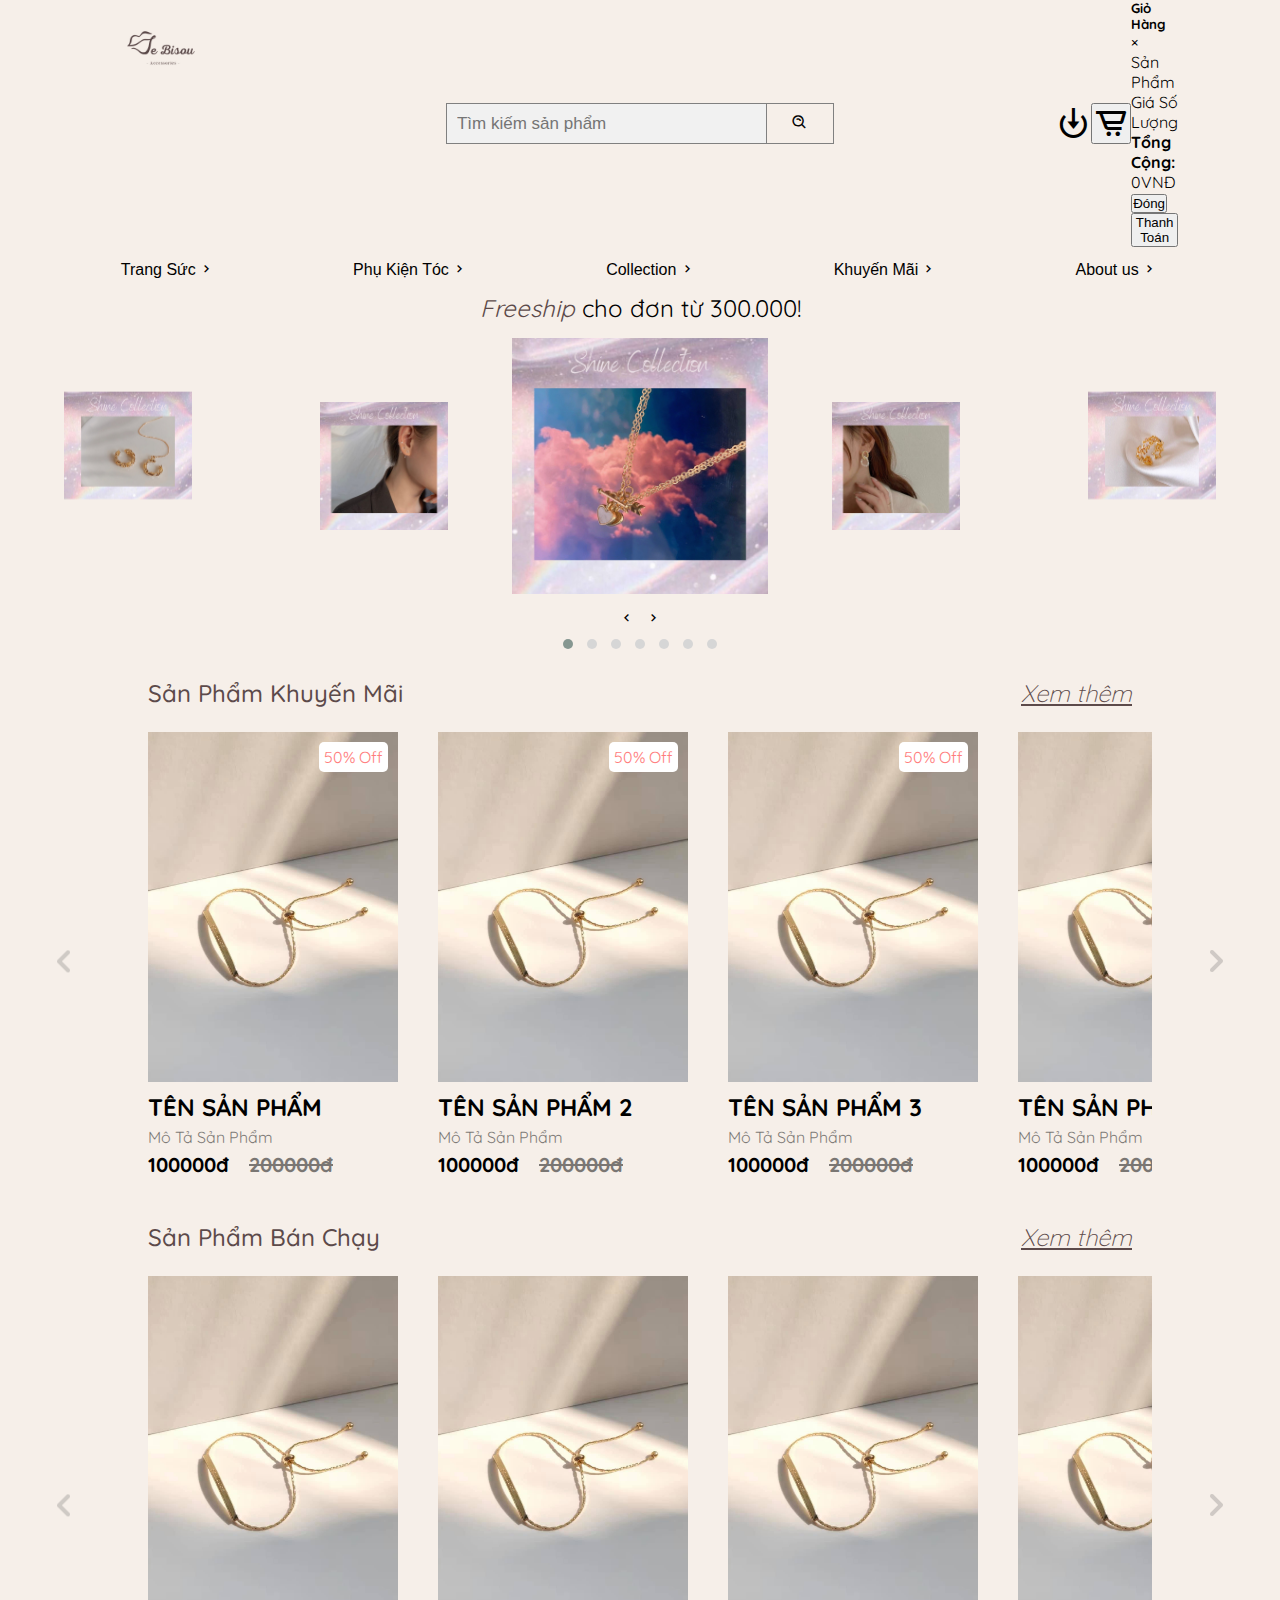
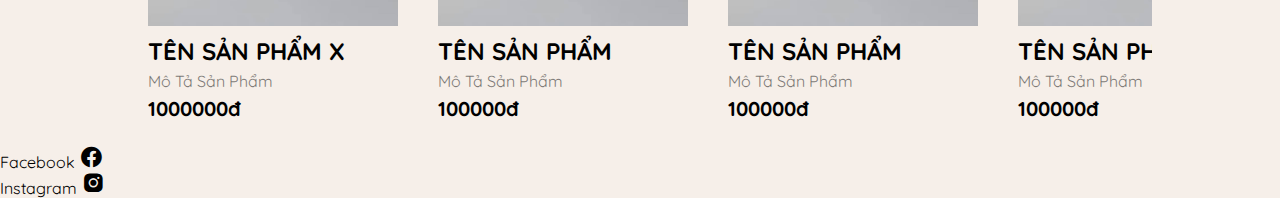
<file: index.html>
<!DOCTYPE html>
<html lang="en">
<head>
    <meta charset="UTF-8">
    <meta http-equiv="X-UA-Compatible" content="IE=edge">
    <meta name="viewport" content="width=device-width, initial-scale=1.0">
    <!-- LINK FONT -->
    <link rel="preconnect" href="https://fonts.googleapis.com">
    <link rel="preconnect" href="https://fonts.gstatic.com" crossorigin>
    <link href="https://fonts.googleapis.com/css2?family=Quicksand:wght@300;500&display=swap" rel="stylesheet">
    <!-- Compiled and minified CSS -->
    <link rel="stylesheet" href="./OwlCarousel2-2.3.4/OwlCarousel2-2.3.4/dist/assets/owl.carousel.min.css">         
    <link rel="stylesheet" href="./OwlCarousel2-2.3.4/OwlCarousel2-2.3.4/dist/assets/owl.theme.default.min.css">
    <!--LINK CSS-->
    <link rel="stylesheet" href="./CSS/FINAL.css">
    <!--LINK ICON-->
    <link rel="stylesheet" href="./CSS/icon/boxicons-2.1.2/css/boxicons.min.css">
    <title>LeBisou Accesories</title>   
    <!--Icon logo-->
    <link rel = "icon" href ="./CSS/image/logo.jpg" type = "image/x-icon">
    <!-- LINK CSS PRODUCT -->
    <link rel="stylesheet" href="./product and cart/product-slider/product-slider.css">
</head>

<body>
<div id="body-wrap">
    <div class="content">
        <!-- nav-bar -->
    <div id="topnav">
        <a href="#" class="logo">
            <img src="./CSS/image/logo.jpg" alt="">
        </a>
      
        <form action="" id="search-container">
            <input type="text" placeholder="Tìm kiếm sản phẩm" name="search">
            <button type="submit" class="search"><i class="bx bx-search-alt"></i></button>
        </form>
    
        <div class="header-action">
            <a href="./form.html" target="_blank" id="form">
                <i class='bx bx-log-in-circle bx-tada bx-rotate-90 bx-md'></i>
            </a>
            <button class="shop-cart" id="cart">
                <i class='bx bx-cart-alt bx-md'></i> 
            </button>
            <div id="myModal" class="modal">
                <div class="modal-content" >
                    <div class="modal-header">
                        <h5 class="modal-title">Giỏ Hàng</h5>
                        <span class="close">&times;</span>
                    </div>
                    <div class="modal-body">
                        <div class="cart-row">
                            <span class="cart-item cart-header cart-column">Sản Phẩm</span>
                            <span class="cart-price cart-header cart-column">Giá</span>
                            <span class="cart-quantity cart-header cart-column">Số Lượng</span>
                        </div>
                        <div class="cart-items">

                        </div> 
                            <div class="cart-total">
                                <strong class="cart-total-title">Tổng Cộng:</strong>
                                <span class="cart-total-price">0VNĐ</span>
                            </div>
                        </div>
                        <div class="modal-footer">
                            <button type="button" class="btn btn-secondary close-footer">Đóng</button>
                            <button type="button" class="btn btn-primary order">Thanh Toán</button>
                        </div>
                    </div>
                </div>
            </div>
        </div>  
    </div>    
        <!-- end nav-bar -->

        <!-- drop down menu -->
        <div id="dropdown-under-nav">
        <div class="dropdown">
            <a   class="drpbtn-icon">
                <button class="dropbtn">Trang Sức<i class='bx bx-chevron-right bx-fw bx-xs' aria-hidden="true"></i></button>
            </a>
            <div class="dropdown-content">
                <a href="#">Dây Chuyền</a>
                <a href="#">Nhẫn</a>
                <a href="#">Bông tai</a>
                <a href="#">Vòng tay</a>
            </div>
          </div>

          <div class="dropdown">
            <a   class="drpbtn-icon">
                <button class="dropbtn">Phụ Kiện Tóc<i class='bx bx-chevron-right bx-fw bx-xs' aria-hidden="true"></i></button>
            </a>
            <div class="dropdown-content">
                <a href="#">Dây Chuyền</a>
                <a href="#">Nhẫn</a>
                <a href="#">Bông tai</a>
                <a href="#">Vòng tay</a>
            </div>
          </div>

          <div class="dropdown">
            <a   class="drpbtn-icon">
                <button class="dropbtn">Collection<i class='bx bx-chevron-right bx-fw bx-xs' aria-hidden="true"></i></button>
            </a>
            <div class="dropdown-content">
                <a href="#">Shine</a>
            </div>
          </div>

          <div class="dropdown">
            <a   class="drpbtn-icon">
                <button class="dropbtn">Khuyến Mãi<i class='bx bx-chevron-right bx-fw bx-xs' aria-hidden="true"></i></button>
            </a> 
            <div class="dropdown-content">
                <a href="#">Khuyến mãi 1</a>
                <a href="#">Khuyến mãi 2</a>
                <a href="#">Khuyến mãi 3</a>
                <a href="#">Khuyến mãi 4</a>
            </div>
          </div>

          <div class="dropdown">
            <a   class="drpbtn-icon">
                <button class="dropbtn">About us<i class='bx bx-chevron-right bx-fw bx-xs' aria-hidden="true"></i></button>
            </a>
            <div class="dropdown-content">
                <a href="#">Our Story</a>
                <a href="#">Contact us</a>
            </div>
          </div>
        </div>
        <!-- end dropdown menu -->


        <!-- banner freeship -->
        <div id="freeship">
        <p><span class="red-word">Freeship</span> cho đơn từ 300.000!</p>
        </div>
        <!-- end banner freeship -->

        <div class="gallery owl-carousel owl-theme">
        <img src="./CSS/image/Collection-carousel/z3432563407497_1416c80a2f78154d6ebd03348003ffaf.jpg">
        <img src="./CSS/image/Collection-carousel/z3432563337187_b08dd54c150b9c1899e6fc9f85a8404f.jpg">
        <img src="./CSS/image/Collection-carousel/z3432563441844_72472735292e64959272143dd96aa8ec.jpg">
        <img src="./CSS/image/Collection-carousel/z3432563401586_35bba5d9bff8717203387846e5ad0993.jpg">
        <img src="./CSS/image/Collection-carousel/z3432563434810_c028cd27b036aa1276d3fb531f8c8f79.jpg">
        <img src="./CSS/image/Collection-carousel/z3432563445291_25c57b95d1cb6ac5c18aa70893d6dbf2.jpg">
        <img src="./CSS/image/Collection-carousel/z3432563325497_d89827c7178f66ba04f1faeca022c582.jpg">
        </div>
        <!-- end slider -->

        <!-- content-container -->
        <!-- Sản phẩm khuyến mãi -->
        <div class="product"> 
            <div class="prod-header">
                <a href="#"><h2 class="product-category">Sản Phẩm Khuyến Mãi</h2></a>
                <a href="#"><i class="product-more">Xem thêm</i> </a>
            </div>
            <button class="pre-btn"><img src="./product and cart/product-slider/images/arrow.png" alt=""></button>
            <button class="nxt-btn"><img src="./product and cart/product-slider/images/arrow.png" alt=""></button>
            <div class="product-container cart-row">
                <div class="product-card cart-item ">
                    <div class="product-image">
                        <span class="discount-tag">50% off</span>
                        <img src="./CSS/image/product1.jpg" class="product-thumb cart-item-image" alt="">
                        <button class="card-btn btn-cart btn">Thêm vào giỏ hàng</button>
                    </div>
                    <div class="product-info">
                        <h2 class="product-brand content-product-h3 cart-item-title">tên sản phẩm</h2>
                        <p class="product-short-description">Mô tả sản phẩm</p>
                        <div class="price"><span class="cart-price cart-column">100000đ</span><span class="actual-price">200000đ</span></div>
                    </div>
                </div>
                
                <div class="product-card cart-item ">
                    <div class="product-image">
                        <span class="discount-tag">50% off</span>
                        <img src="./CSS/image/product1.jpg" class="product-thumb cart-item-image" alt="">
                        <button class="card-btn btn-cart btn">Thêm vào giỏ hàng</button>
                    </div>
                    <div class="product-info">
                        <h2 class="product-brand content-product-h3 cart-item-title">tên sản phẩm 2</h2>
                        <p class="product-short-description">Mô tả sản phẩm</p>
                        <div class="price"><span class="cart-price cart-column">100000đ</span><span class="actual-price">200000đ</span></div>
                    </div>
                </div>

                <div class="product-card cart-item ">
                    <div class="product-image">
                        <span class="discount-tag">50% off</span>
                        <img src="./CSS/image/product1.jpg" class="product-thumb cart-item-image" alt="">
                        <button class="card-btn btn-cart btn">Thêm vào giỏ hàng</button>
                    </div>
                    <div class="product-info">
                        <h2 class="product-brand content-product-h3 cart-item-title">tên sản phẩm 3</h2>
                        <p class="product-short-description">Mô tả sản phẩm</p>
                        <div class="price"><span class="cart-price cart-column">100000đ</span><span class="actual-price">200000đ</span></div>
                    </div>
                </div>

                <div class="product-card cart-item ">
                    <div class="product-image">
                        <span class="discount-tag">50% off</span>
                        <img src="./CSS/image/product1.jpg" class="product-thumb cart-item-image" alt="">
                        <button class="card-btn btn-cart btn">Thêm vào giỏ hàng</button>
                    </div>
                    <div class="product-info">
                        <h2 class="product-brand content-product-h3 cart-item-title">tên sản phẩm</h2>
                        <p class="product-short-description">Mô tả sản phẩm</p>
                        <div class="price"><span class="cart-price cart-column">100000đ</span><span class="actual-price">200000đ</span></div>
                    </div>
                </div>

                <div class="product-card cart-item ">
                    <div class="product-image">
                        <span class="discount-tag">50% off</span>
                        <img src="./CSS/image/product1.jpg" class="product-thumb cart-item-image" alt="">
                        <button class="card-btn btn-cart btn">Thêm vào giỏ hàng</button>
                    </div>
                    <div class="product-info">
                        <h2 class="product-brand content-product-h3 cart-item-title">tên sản phẩm</h2>
                        <p class="product-short-description">Mô tả sản phẩm</p>
                        <div class="price"><span class="cart-price cart-column">100000đ</span><span class="actual-price">200000đ</span></div>
                    </div>
                </div>
            </div>       
        </div>
    
        <!-- Sản phẩm mới -->
        <div class="product"> 
            <div class="prod-header">
                <a href="#"><h2 class="product-category">Sản Phẩm Bán Chạy</h2></a>
                <a href="#"><i class="product-more">Xem thêm</i> </a>
            </div>        
            <button class="pre-btn"><img src="./product and cart/product-slider/images/arrow.png" alt=""></button>
            <button class="nxt-btn"><img src="./product and cart/product-slider/images/arrow.png" alt=""></button>
            <div class="product-container">
                <div class="product-card cart-item ">
                    <div class="product-image">
                        <!-- <span class="discount-tag">50% off</span> -->
                        <img src="./CSS/image/product1.jpg" class="product-thumb cart-item-image" alt="">
                        <button class="card-btn btn-cart btn">Thêm vào giỏ hàng</button>
                    </div>
                    <div class="product-info">
                        <h2 class="product-brand content-product-h3 cart-item-title">tên sản phẩm x</h2>
                        <p class="product-short-description">Mô tả sản phẩm</p>
                        <div class="price"><span class="cart-price cart-column">1000000đ</span>
                            <!-- <span class="actual-price">200000đ</span> -->
                        </div>
                    </div>
                </div>

                <div class="product-card cart-item ">
                    <div class="product-image">
                        <!-- <span class="discount-tag">50% off</span> -->
                        <img src="./CSS/image/product1.jpg" class="product-thumb cart-item-image" alt="">
                        <button class="card-btn btn-cart btn">Thêm vào giỏ hàng</button>
                    </div>
                    <div class="product-info">
                        <h2 class="product-brand content-product-h3 cart-item-title">tên sản phẩm</h2>
                        <p class="product-short-description">Mô tả sản phẩm</p>
                        <div class="price"><span class="cart-price cart-column">100000đ</span>
                            <!-- <span class="actual-price">200000đ</span> -->
                        </div>
                    </div>
                </div>

                <div class="product-card cart-item ">
                    <div class="product-image">
                        <!-- <span class="discount-tag">50% off</span> -->
                        <img src="./CSS/image/product1.jpg" class="product-thumb cart-item-image" alt="">
                        <button class="card-btn btn-cart btn">Thêm vào giỏ hàng</button>
                    </div>
                    <div class="product-info">
                        <h2 class="product-brand content-product-h3 cart-item-title">tên sản phẩm</h2>
                        <p class="product-short-description">Mô tả sản phẩm</p>
                        <div class="price"><span class="cart-price cart-column">100000đ</span>
                            <!-- <span class="actual-price">200000đ</span> -->
                        </div>
                    </div>
                </div>

                <div class="product-card cart-item ">
                    <div class="product-image">
                        <!-- <span class="discount-tag">50% off</span> -->
                        <img src="./CSS/image/product1.jpg" class="product-thumb cart-item-image" alt="">
                        <button class="card-btn btn-cart btn">Thêm vào giỏ hàng</button>
                    </div>
                    <div class="product-info">
                        <h2 class="product-brand content-product-h3 cart-item-title">tên sản phẩm</h2>
                        <p class="product-short-description">Mô tả sản phẩm</p>
                        <div class="price"><span class="cart-price cart-column">100000đ</span>
                            <!-- <span class="actual-price">200000đ</span> -->
                        </div>
                    </div>
                </div>

                <div class="product-card cart-item ">
                    <div class="product-image">
                        <!-- <span class="discount-tag">50% off</span> -->
                        <img src="./CSS/image/product1.jpg" class="product-thumb cart-item-image" alt="">
                        <button class="card-btn btn-cart btn">Thêm vào giỏ hàng</button>
                    </div>
                    <div class="product-info">
                        <h2 class="product-brand content-product-h3 cart-item-title">tên sản phẩm</h2>
                        <p class="product-short-description">Mô tả sản phẩm</p>
                        <div class="price"><span class="cart-price cart-column">100000đ</span>
                            <!-- <span class="actual-price">200000đ</span> -->
                        </div>
                    </div>
                </div>

                <div class="product-card cart-item ">
                    <div class="product-image">
                        <!-- <span class="discount-tag">50% off</span> -->
                        <img src="./CSS/image/product1.jpg" class="product-thumb cart-item-image" alt="">
                        <button class="card-btn btn-cart btn">Thêm vào giỏ hàng</button>
                    </div>
                    <div class="product-info">
                        <h2 class="product-brand content-product-h3 cart-item-title">tên sản phẩm</h2>
                        <p class="product-short-description">Mô tả sản phẩm</p>
                        <div class="price"><span class="cart-price cart-column">100000đ</span>
                            <!-- <span class="actual-price">200000đ</span> -->
                        </div>
                    </div>
                </div>

                <div class="product-card cart-item ">
                    <div class="product-image">
                        <!-- <span class="discount-tag">50% off</span> -->
                        <img src="./CSS/image/product1.jpg" class="product-thumb cart-item-image" alt="">
                        <button class="card-btn btn-cart btn">Thêm vào giỏ hàng</button>
                    </div>
                    <div class="product-info">
                        <h2 class="product-brand content-product-h3 cart-item-title">tên sản phẩm</h2>
                        <p class="product-short-description">Mô tả sản phẩm</p>
                        <div class="price"><span class="cart-price cart-column">100000đ</span>
                            <!-- <span class="actual-price">200000đ</span> -->
                        </div>
                    </div>
                </div>
        </div>
        
    </div>
    <!-- end content-container -->
    <!-- footer -->
    <div id="footer"> 
                <div class="tooltip">
                         <span class="tooltiptext">Facebook</span>
                         <a href="https://www.facebook.com/lebisou.accessories" target="_blank">
                             <i class='bx bxl-facebook-circle bx-sm'></i>
                         </a>
                </div>
                <div class="tooltip">
                    <span class="tooltiptext">Instagram</span>
                        <a href="https://www.instagram.com/lebisou.accessories/" target="_blank">
                         <i class='bx bxl-instagram-alt bx-sm ' ></i>
                        </a>
                </div>  
    </div> 
    <!-- end footer -->
</div>
    
    <!-- Compiled and minified JavaScript -->
    <script src="https://cdnjs.cloudflare.com/ajax/libs/jquery/3.5.1/jquery.min.js" integrity="sha512-bLT0Qm9VnAYZDflyKcBaQ2gg0hSYNQrJ8RilYldYQ1FxQYoCLtUjuuRuZo+fjqhx/qtq/1itJ0C2ejDxltZVFg==" crossorigin="anonymous"></script>
    <script src="./OwlCarousel2-2.3.4/OwlCarousel2-2.3.4/dist/owl.carousel.min.js"></script>
    
    <script>
        $(document).ready(function($) {
    $('.gallery').owlCarousel({
      loop:true,
      margin:0,
      responsiveClass:true,
      items:5,
      responsive:{
        600:{
            items:1,
            nav:false
        },
        900:{
            items:5,
            nav:true,
            loop:true
        }
    },
      center: true,
      nav: true,
      navText : ["<i class='bx bx-chevron-left'></i>","<i class='bx bx-chevron-right'></i>"],
      slideBy:1,
      onDragged: callback      
    });

    
    $(".center").next().addClass("near");
    $(".center").prev().addClass("near");
    
    $(".center").nextAll().eq(1).addClass("next");
    $(".center").prevAll().eq(1).addClass("next");
    
    $(".center").nextAll().eq(2).addClass("last");
    $(".center").prevAll().eq(2).addClass("last");
    
    $(".center").nextAll().eq(3).addClass("lastest");
    $(".center").prevAll().eq(3).addClass("lastest");
    
    }); 

        function callback(event) {
    
     $(".owl-item").removeClass("near");
     $(".owl-item").removeClass("next");
     $(".owl-item").removeClass("last");
     $(".owl-item").removeClass("lastest");
     
     $(".center").next().addClass("near");
     $(".center").prev().addClass("near");
     
     $(".center").nextAll().eq(1).addClass("next");
     $(".center").prevAll().eq(1).addClass("next");
    
     $(".center").nextAll().eq(2).addClass("last");
     $(".center").prevAll().eq(2).addClass("last");
     
     $(".center").nextAll().eq(3).addClass("lastest");
     $(".center").prevAll().eq(3).addClass("lastest");
    }
    </script>
</body>
<script src="./product and cart/cart.js"></script>
<script src="./product and cart/product-slider/prod-slider.js"></script>

</html>
</file>
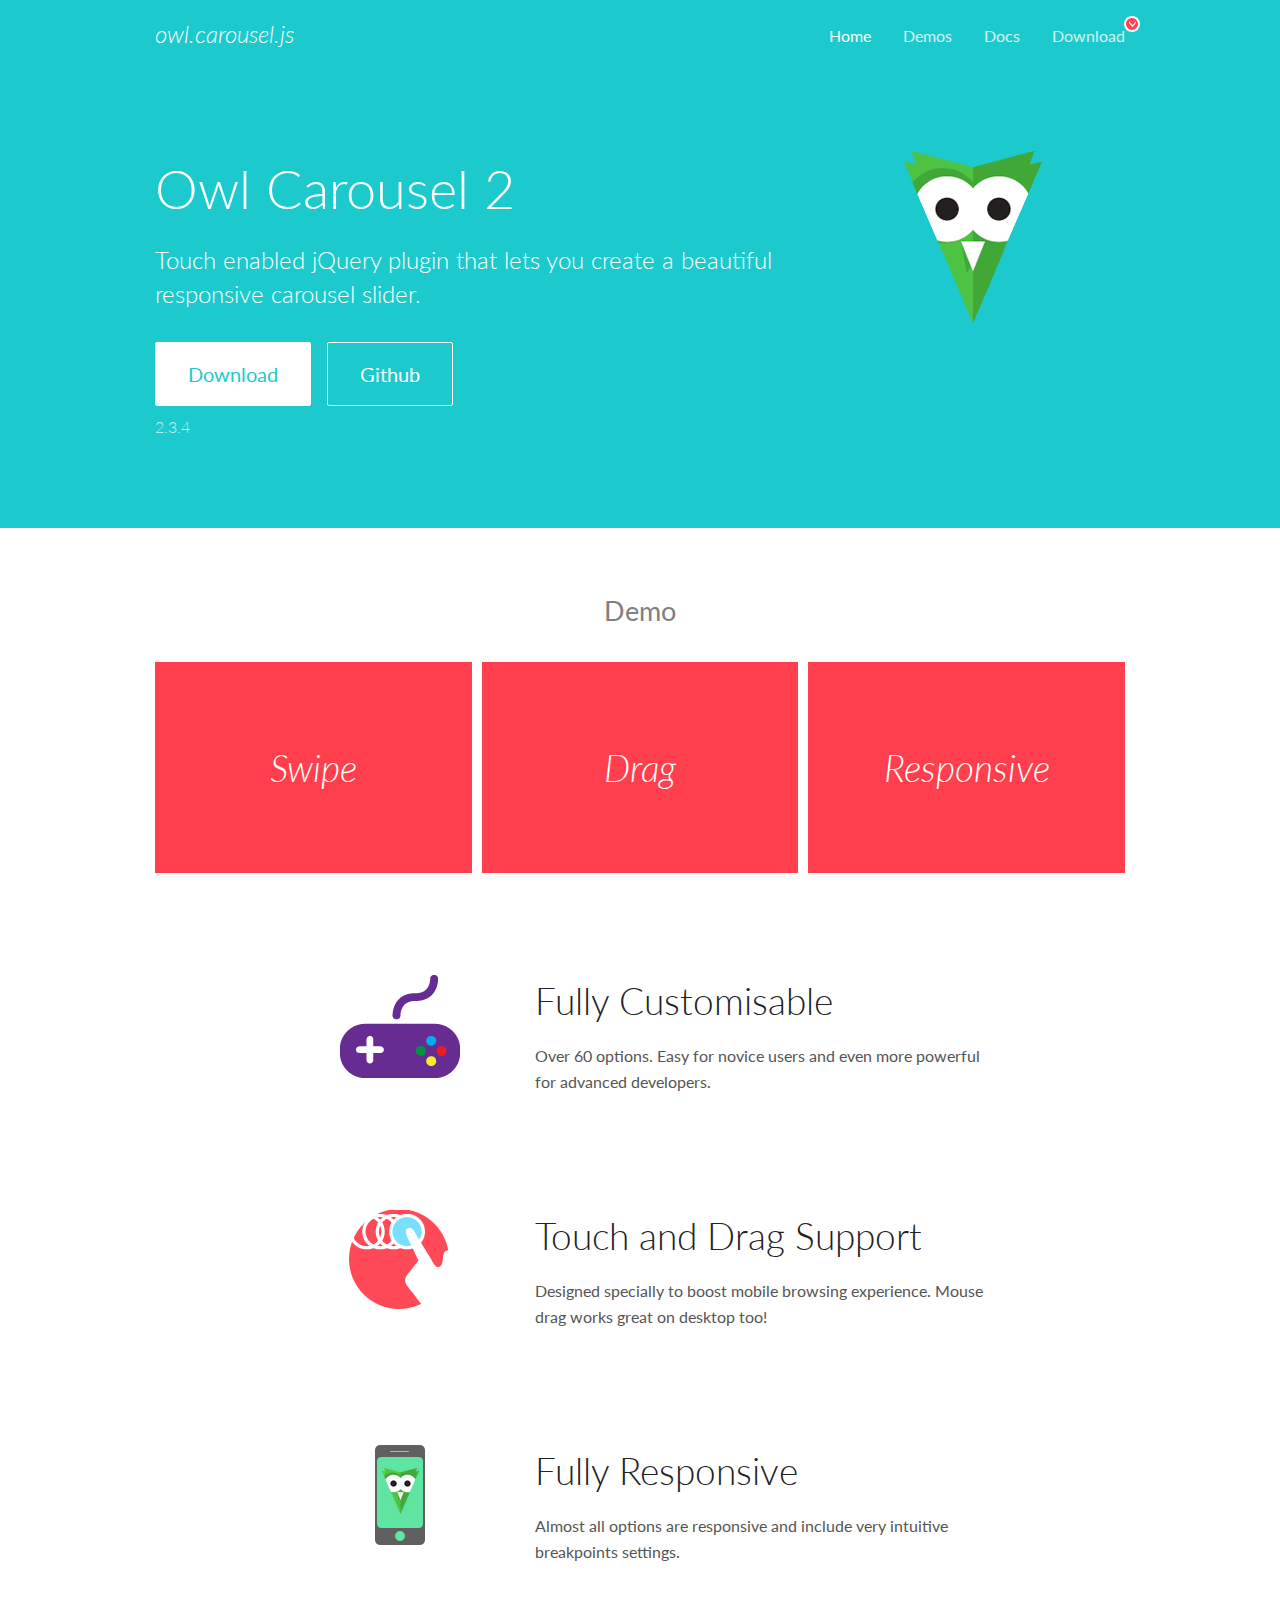
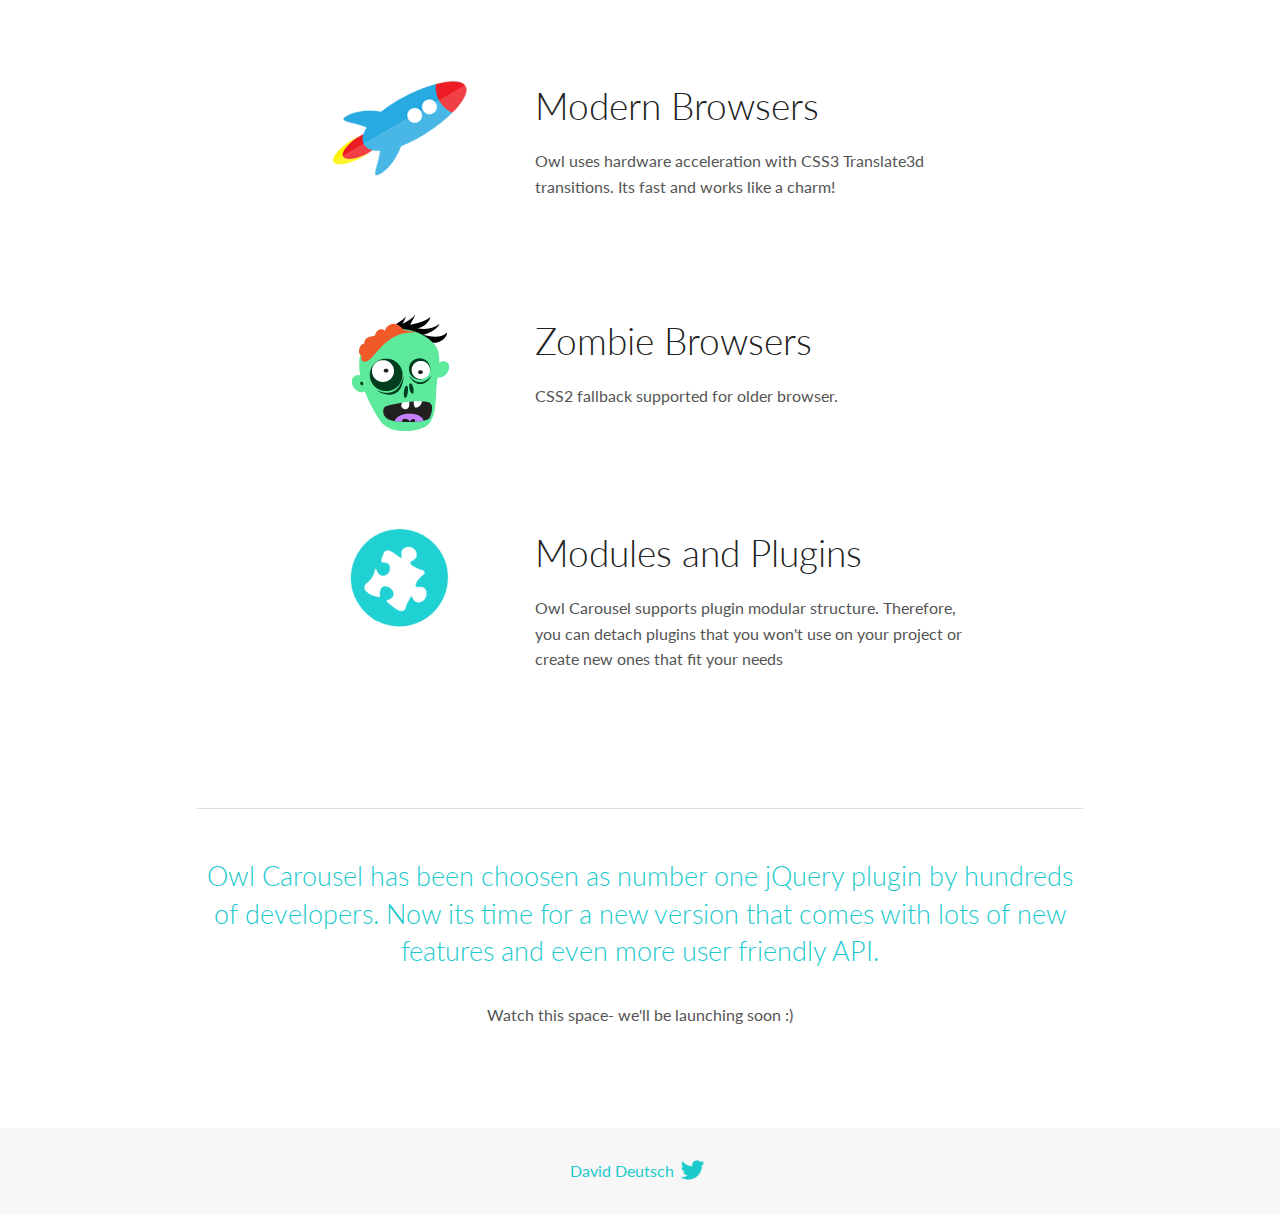
<file: OwlCarousel2-2.3.4/OwlCarousel2-2.3.4/docs/index.html>
<!DOCTYPE html>
<html lang="en">
  <head>

    <!-- head -->
    <meta charset="utf-8">
    <meta name="msapplication-tap-highlight" content="no" />
    <meta name="viewport" content="width=device-width, initial-scale=1.0" />
    <meta name="description" content="Touch enabled jQuery plugin that lets you create beautiful responsive carousel slider.">
    <meta name="author" content="David Deutsch">
    <title>
      Home | Owl Carousel | 2.3.4
    </title>

    <!-- Stylesheets -->
    <link href='https://fonts.googleapis.com/css?family=Lato:300,400,700,400italic,300italic' rel='stylesheet' type='text/css'>
    <link rel="stylesheet" href="assets/css/docs.theme.min.css">

    <!-- Owl Stylesheets -->
    <link rel="stylesheet" href="assets/owlcarousel/assets/owl.carousel.min.css">
    <link rel="stylesheet" href="assets/owlcarousel/assets/owl.theme.default.min.css">

    <!-- HTML5 shim and Respond.js IE8 support of HTML5 elements and media queries -->

    <!--[if lt IE 9]>
      <script src="https://oss.maxcdn.com/libs/html5shiv/3.7.0/html5shiv.js"></script>
      <script src="https://oss.maxcdn.com/libs/respond.js/1.3.0/respond.min.js"></script>
    <![endif]-->

    <!-- Favicons -->
    <link rel="apple-touch-icon-precomposed" sizes="144x144" href="assets/ico/apple-touch-icon-144-precomposed.png">
    <link rel="shortcut icon" href="assets/ico/favicon.png">
    <link rel="shortcut icon" href="favicon.ico">

    <!-- Yeah i know js should not be in header. Its required for demos.-->

    <!-- javascript -->
    <script src="assets/vendors/jquery.min.js"></script>
    <script src="assets/owlcarousel/owl.carousel.js"></script>
  </head>
  <body>

    <!-- header -->
    <header class="header">
      <div class="row">
        <div class="large-12 columns">
          <div class="brand left">
            <h3>
              <a href="/OwlCarousel2/">owl.carousel.js</a> 
            </h3>
          </div>
          <a id="toggle-nav" class="right">
            <span></span> <span></span> <span></span> 
          </a> 
          <div class="nav-bar">
            <ul class="clearfix">
              <li class="active">
                <a href="/OwlCarousel2/index.html">Home</a> 
              </li>
              <li> <a href="/OwlCarousel2/demos/demos.html">Demos</a>  </li>
              <li> <a href="/OwlCarousel2/docs/started-welcome.html">Docs</a>  </li>
              <li>
                <a href="https://github.com/OwlCarousel2/OwlCarousel2/archive/2.3.4.zip">Download</a> 
                <span class="download"></span> 
              </li>
            </ul>
          </div>
        </div>
      </div>
    </header>

    <!-- home panel -->
    <section id="hero">
      <div class="row">
        <div class="large-8 medium-8 columns">
          <h1>Owl Carousel 2</h1>
          <h4>Touch enabled jQuery plugin that lets you create a beautiful responsive carousel slider.</h4>
          <a href="https://github.com/OwlCarousel2/OwlCarousel2/archive/2.3.4.zip" class="hero-button">Download</a> 
          <a href="https://github.com/OwlCarousel2/OwlCarousel2" class="hero-button outline">Github</a> 
          <p>2.3.4</p>
        </div>
        <div class="large-4 medium-4 columns">
          <img class="owl-logo" src="assets/img/owl-logo.png" alt="mr. Owl">
        </div>
      </div>
    </section>

    <!-- body -->
    <div class="home-demo">
      <div class="row">
        <div class="large-12 columns">
          <h3>Demo</h3>
          <div class="owl-carousel">
            <div class="item">
              <h2>Swipe</h2>
            </div>
            <div class="item">
              <h2>Drag</h2>
            </div>
            <div class="item">
              <h2>Responsive</h2>
            </div>
            <div class="item">
              <h2>CSS3</h2>
            </div>
            <div class="item">
              <h2>Fast</h2>
            </div>
            <div class="item">
              <h2>Easy</h2>
            </div>
            <div class="item">
              <h2>Free</h2>
            </div>
            <div class="item">
              <h2>Upgradable</h2>
            </div>
            <div class="item">
              <h2>Tons of options</h2>
            </div>
            <div class="item">
              <h2>Infinity</h2>
            </div>
            <div class="item">
              <h2>Auto Width</h2>
            </div>
          </div>
        </div>
      </div>
    </div>
    <script>
      var owl = $('.owl-carousel');
      owl.owlCarousel({
        margin: 10,
        loop: true,
        responsive: {
          0: {
            items: 1
          },
          600: {
            items: 2
          },
          1000: {
            items: 3
          }
        }
      })
    </script>

    <!-- features -->
    <div id="features">
      <div class="row">
        <div class="small-12 medium-9 small-centered columns">
          <section class="row feature">
            <div class="medium-4 small-12 columns">
              <img src="assets/img/feature-options.png" alt="">
            </div>
            <div class="medium-8 small-12 columns">
              <h2>Fully Customisable</h2>
              <p>Over 60 options. Easy for novice users and even more powerful for advanced developers.</p>
            </div>
          </section>
          <section class="row feature">
            <div class="medium-4 small-12 columns">
              <img src="assets/img/feature-drag.png" alt="">
            </div>
            <div class="medium-8 small-12 columns">
              <h2>Touch and Drag Support</h2>
              <p>Designed specially to boost mobile browsing experience. Mouse drag works great on desktop too!</p>
            </div>
          </section>
          <section class="row feature">
            <div class="medium-4 small-12 columns">
              <img src="assets/img/feature-responsive.png" alt="">
            </div>
            <div class="medium-8 small-12 columns">
              <h2>Fully Responsive</h2>
              <p>Almost all options are responsive and include very intuitive breakpoints settings.</p>
            </div>
          </section>
          <section class="row feature">
            <div class="medium-4 small-12 columns">
              <img src="assets/img/feature-modern.png" alt="">
            </div>
            <div class="medium-8 small-12 columns">
              <h2>Modern Browsers</h2>
              <p>Owl uses hardware acceleration with CSS3 Translate3d transitions. Its fast and works like a charm! </p>
            </div>
          </section>
          <section class="row feature">
            <div class="medium-4 small-12 columns">
              <img src="assets/img/feature-zombie.png" alt="">
            </div>
            <div class="medium-8 small-12 columns">
              <h2>Zombie Browsers</h2>
              <p>CSS2 fallback supported for older browser.</p>
            </div>
          </section>
          <section class="row feature">
            <div class="medium-4 small-12 columns">
              <img src="assets/img/feature-module.png" alt="">
            </div>
            <div class="medium-8 small-12 columns">
              <h2>Modules and Plugins</h2>
              <p>Owl Carousel supports plugin modular structure. Therefore, you can detach plugins that you won&#x27;t use on your project or create new ones that fit your needs</p>
            </div>
          </section>
        </div>
      </div>
    </div>

    <!-- footer -->
    <section id="teaser-text">
      <div class="row">
        <div class="small-12 medium-11 small-centered columns">
          <hr>
          <h3 id="owl-carousel-has-been-choosen-as-number-one-jquery-plugin-by-hundreds-of-developers-now-its-time-for-a-new-version-that-comes-with-lots-of-new-features-and-even-more-user-friendly-api-">Owl Carousel has been choosen as number one jQuery plugin by hundreds of developers. Now its time for a new version that comes with lots of new features and even more user friendly API.</h3>
          <p>Watch this space- we&#39;ll be launching soon :)</p>
        </div>
      </div>
    </section>

    <!-- footer -->
    <footer class="footer">
      <div class="row">
        <div class="large-12 columns">
          <h5>
            <a href="/OwlCarousel2/docs/support-contact.html">David Deutsch</a> 
            <a id="custom-tweet-button" href="https://twitter.com/share?url=https://github.com/OwlCarousel2/OwlCarousel2&text=Owl Carousel - This is so awesome! " target="_blank"></a> 
          </h5>
        </div>
      </div>
    </footer>

    <!-- vendors -->
    <script src="assets/vendors/highlight.js"></script>
    <script src="assets/js/app.js"></script>
  </body>
</html>
</file>
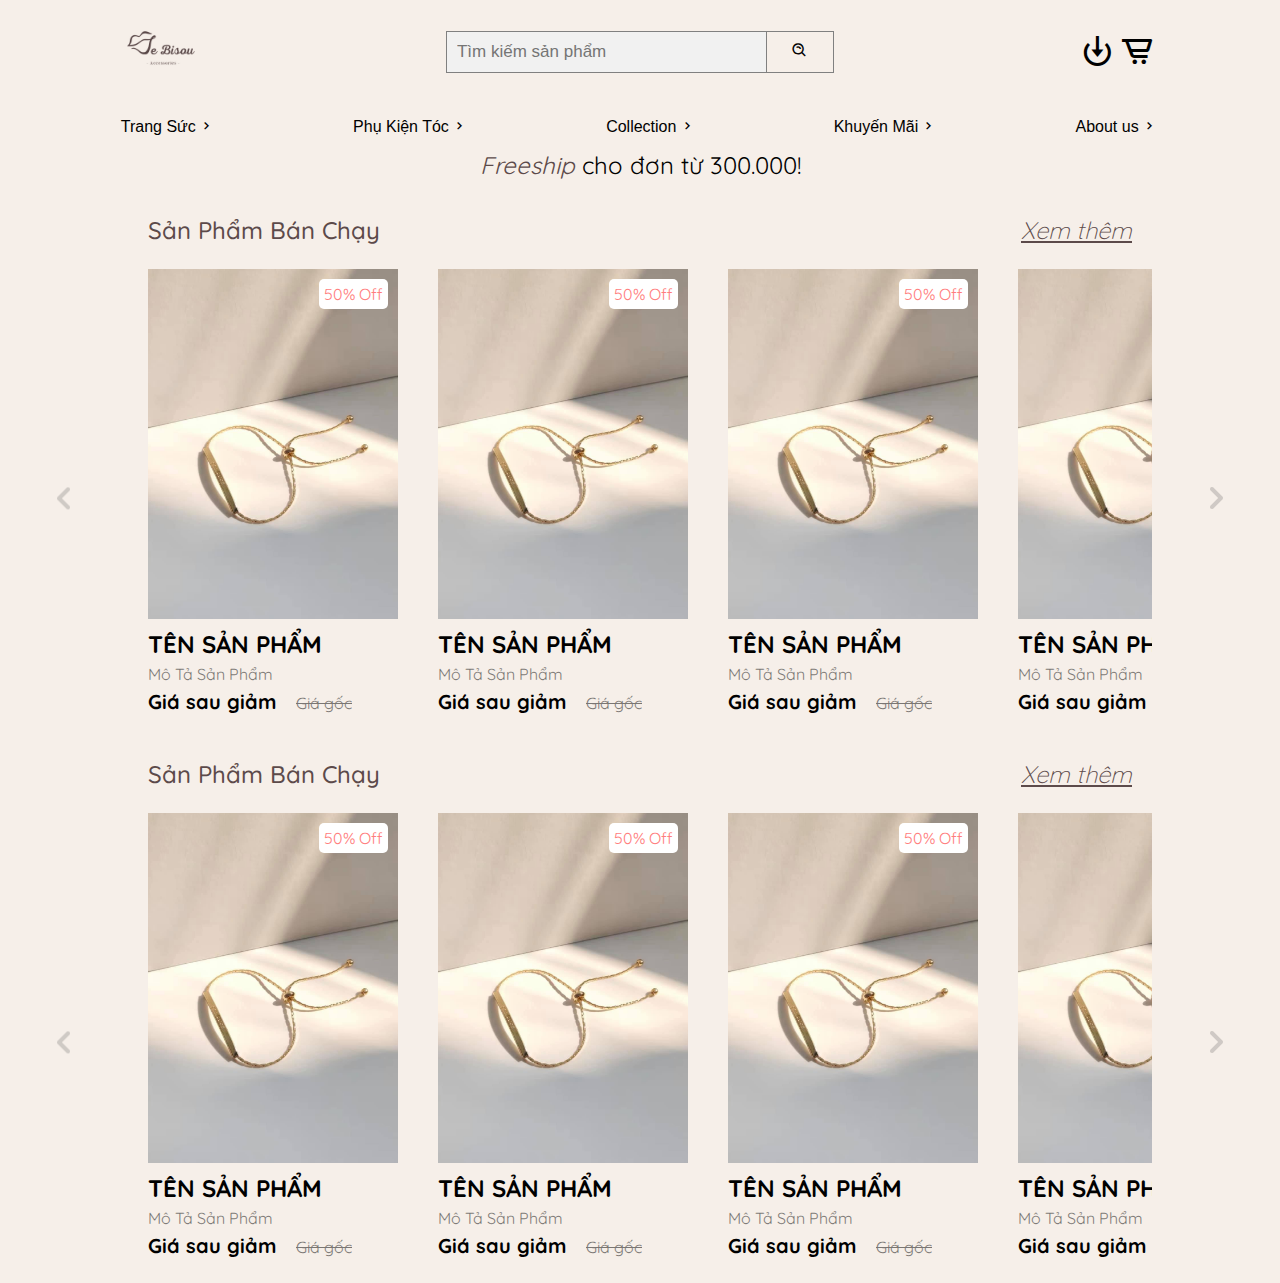
<file: FINAL.html>
<!DOCTYPE html>
<html lang="en">
<head>
    <meta charset="UTF-8">
    <meta http-equiv="X-UA-Compatible" content="IE=edge">
    <meta name="viewport" content="width=device-width, initial-scale=1.0">
    <!-- LINK FONT -->
    <link rel="preconnect" href="https://fonts.googleapis.com">
    <link rel="preconnect" href="https://fonts.gstatic.com" crossorigin>
    <link href="https://fonts.googleapis.com/css2?family=Quicksand:wght@300;500&display=swap" rel="stylesheet">
    <!-- Compiled and minified CSS -->
    <link rel="stylesheet" href="./OwlCarousel2-2.3.4/OwlCarousel2-2.3.4/dist/assets/owl.carousel.min.css">         
    <link rel="stylesheet" href="./OwlCarousel2-2.3.4/OwlCarousel2-2.3.4/dist/assets/owl.theme.default.min.css">
    <!--LINK CSS-->
    <link rel="stylesheet" href="./CSS/FINAL.css">
    <!--LINK ICON-->
    <link rel="stylesheet" href="./CSS/icon/boxicons-2.1.2/css/boxicons.min.css">
    <title>LeBisou Accesories</title>   
    <!--Icon logo-->
    <link rel = "icon" href ="./CSS/image/logo.jpg" type = "image/x-icon">
    <!-- LINK CSS PRODUCT -->
    <link rel="stylesheet" href="./product-slider/product-slider/product-slider.css">
</head>

<body>
    <!-- nav-bar -->
    <div id="topnav">
        <a href="#" class="logo">
            <img src="./CSS/image/logo.jpg" alt="">
        </a>
      
        <form action="" id="search-container">
            <input type="text" placeholder="Tìm kiếm sản phẩm" name="search">
            <button type="submit" class="search"><i class="bx bx-search-alt"></i></button>
        </form>
    
        <div class="header-action">
            <a href="#" class="cart">
                <i class='bx bx-log-in-circle bx-tada bx-rotate-90 bx-md' ></i>
                <i class='bx bx-cart-alt  bx-md' ></i>
                
            </a>
        </div>  
    </div>
    <!-- end nav-bar -->

    <!-- drop down menu -->
    <div id="dropdown-under-nav">
        <div class="dropdown">
            <a   class="drpbtn-icon">
                <button class="dropbtn">Trang Sức<i class='bx bx-chevron-right bx-fw bx-xs' aria-hidden="true"></i></button>
            </a>
            <div class="dropdown-content">
                <a href="#">Dây Chuyền</a>
                <a href="#">Nhẫn</a>
                <a href="#">Bông tai</a>
                <a href="#">Vòng tay</a>
            </div>
          </div>

          <div class="dropdown">
            <a   class="drpbtn-icon">
                <button class="dropbtn">Phụ Kiện Tóc<i class='bx bx-chevron-right bx-fw bx-xs' aria-hidden="true"></i></button>
            </a>
            <div class="dropdown-content">
                <a href="#">Dây Chuyền</a>
                <a href="#">Nhẫn</a>
                <a href="#">Bông tai</a>
                <a href="#">Vòng tay</a>
            </div>
          </div>

          <div class="dropdown">
            <a   class="drpbtn-icon">
                <button class="dropbtn">Collection<i class='bx bx-chevron-right bx-fw bx-xs' aria-hidden="true"></i></button>
            </a>
            <div class="dropdown-content">
                <a href="#">Shine</a>
            </div>
          </div>

          <div class="dropdown">
            <a   class="drpbtn-icon">
                <button class="dropbtn">Khuyến Mãi<i class='bx bx-chevron-right bx-fw bx-xs' aria-hidden="true"></i></button>
            </a> 
            <div class="dropdown-content">
                <a href="#">Khuyến mãi 1</a>
                <a href="#">Khuyến mãi 2</a>
                <a href="#">Khuyến mãi 3</a>
                <a href="#">Khuyến mãi 4</a>
            </div>
          </div>

          <div class="dropdown">
            <a   class="drpbtn-icon">
                <button class="dropbtn">About us<i class='bx bx-chevron-right bx-fw bx-xs' aria-hidden="true"></i></button>
            </a>
            <div class="dropdown-content">
                <a href="#">Our Story</a>
                <a href="#">Contact us</a>
            </div>
          </div>
    </div>
    <!-- end dropdown menu -->

    <!-- banner freeship -->
    <div id="freeship">
        <p><span class="red-word">Freeship</span> cho đơn từ 300.000!</p>
    </div>
    <!-- end banner freeship -->

    <!-- Carousel slider for collection  -->
    <div class="screenshots">
        <div class="wrapper">
            <div class="gallery owl-carousel owl-theme">
                <img src="./CSS/image/Collection-carousel/z3432563407497_1416c80a2f78154d6ebd03348003ffaf.jpg">
                <img src="./CSS/image/Collection-carousel/z3432563337187_b08dd54c150b9c1899e6fc9f85a8404f.jpg">
                <img src="./CSS/image/Collection-carousel/z3432563441844_72472735292e64959272143dd96aa8ec.jpg">
                <img src="./CSS/image/Collection-carousel/z3432563401586_35bba5d9bff8717203387846e5ad0993.jpg">
                <img src="./CSS/image/Collection-carousel/z3432563434810_c028cd27b036aa1276d3fb531f8c8f79.jpg">
                <img src="./CSS/image/Collection-carousel/z3432563445291_25c57b95d1cb6ac5c18aa70893d6dbf2.jpg">
                <img src="./CSS/image/Collection-carousel/z3432563325497_d89827c7178f66ba04f1faeca022c582.jpg">
            </div>
        </div>
    </div>
    <!-- end slider -->

    <!-- content-container -->
        <!-- Sản phẩm bán chạy -->
    <div class="product"> 
        <div class="prod-header">
            <a href="#"><h2 class="product-category">Sản Phẩm Bán Chạy</h2></a>
            <a href="#"><i class="product-more">Xem thêm</i> </a>
        </div>
        <button class="pre-btn"><img src="./product-slider/product-slider/images/arrow.png" alt=""></button>
        <button class="nxt-btn"><img src="./product-slider/product-slider/images/arrow.png" alt=""></button>
        <div class="product-container">
            <div class="product-card">
                <div class="product-image">
                    <span class="discount-tag">50% off</span>
                    <img src="./CSS/image/product1.jpg" class="product-thumb" alt="">
                    <button class="card-btn">Thêm vào giỏ hàng</button>
                </div>
                <div class="product-info">
                    <h2 class="product-brand">tên sản phẩm</h2>
                    <p class="product-short-description">Mô tả sản phẩm</p>
                    <span class="price">Giá sau giảm</span><span class="actual-price">Giá gốc</span>
                </div>
            </div>
            <div class="product-card">
                <div class="product-image">
                    <span class="discount-tag">50% off</span>
                    <img src="./CSS/image/product1.jpg" class="product-thumb" alt="">
                    <button class="card-btn">Thêm vào giỏ hàng</button>
                </div>
                <div class="product-info">
                    <h2 class="product-brand">tên sản phẩm</h2>
                    <p class="product-short-description">Mô tả sản phẩm</p>
                    <span class="price">Giá sau giảm</span><span class="actual-price">Giá gốc</span>
                </div>
            </div>
            
            <div class="product-card">
                <div class="product-image">
                    <span class="discount-tag">50% off</span>
                    <img src="./CSS/image/product1.jpg" class="product-thumb" alt="">
                    <button class="card-btn">Thêm vào giỏ hàng</button>
                </div>
                <div class="product-info">
                    <h2 class="product-brand">tên sản phẩm</h2>
                    <p class="product-short-description">Mô tả sản phẩm</p>
                    <span class="price">Giá sau giảm</span><span class="actual-price">Giá gốc</span>
                </div>
            </div>

            <div class="product-card">
                <div class="product-image">
                    <span class="discount-tag">50% off</span>
                    <img src="./CSS/image/product1.jpg" class="product-thumb" alt="">
                    <button class="card-btn">Thêm vào giỏ hàng</button>
                </div>
                <div class="product-info">
                    <h2 class="product-brand">tên sản phẩm</h2>
                    <p class="product-short-description">Mô tả sản phẩm</p>
                    <span class="price">Giá sau giảm</span><span class="actual-price">Giá gốc</span>
                </div>
            </div>

            <div class="product-card">
                <div class="product-image">
                    <span class="discount-tag">50% off</span>
                    <img src="./CSS/image/product1.jpg" class="product-thumb" alt="">
                    <button class="card-btn">Thêm vào giỏ hàng</button>
                </div>
                <div class="product-info">
                    <h2 class="product-brand">tên sản phẩm</h2>
                    <p class="product-short-description">Mô tả sản phẩm</p>
                    <span class="price">Giá sau giảm</span><span class="actual-price">Giá gốc</span>
                </div>
            </div>

            <div class="product-card">
                <div class="product-image">
                    <span class="discount-tag">50% off</span>
                    <img src="./CSS/image/product1.jpg" class="product-thumb" alt="">
                    <button class="card-btn">Thêm vào giỏ hàng</button>
                </div>
                <div class="product-info">
                    <h2 class="product-brand">tên sản phẩm</h2>
                    <p class="product-short-description">Mô tả sản phẩm</p>
                    <span class="price">Giá sau giảm</span><span class="actual-price">Giá gốc</span>
                </div>
            </div>

            <div class="product-card">
                <div class="product-image">
                    <span class="discount-tag">50% off</span>
                    <img src="./CSS/image/product1.jpg" class="product-thumb" alt="">
                    <button class="card-btn">Thêm vào giỏ hàng</button>
                </div>
                <div class="product-info">
                    <h2 class="product-brand">tên sản phẩm</h2>
                    <p class="product-short-description">Mô tả sản phẩm</p>
                    <span class="price">Giá sau giảm</span><span class="actual-price">Giá gốc</span>
                </div>
            </div>    
        </div>       
    </div>

        <!-- Sản phẩm mới -->
    <div class="product"> 
        <div class="prod-header">
            <a href="#"><h2 class="product-category">Sản Phẩm Bán Chạy</h2></a>
            <a href="#"><i class="product-more">Xem thêm</i> </a>
        </div>        
        <button class="pre-btn"><img src="./product-slider/product-slider/images/arrow.png" alt=""></button>
        <button class="nxt-btn"><img src="./product-slider/product-slider/images/arrow.png" alt=""></button>
        <div class="product-container">
            <div class="product-card">
                <div class="product-image">
                    <span class="discount-tag">50% off</span>
                    <img src="./CSS/image/product1.jpg" class="product-thumb" alt="">
                    <button class="card-btn">Thêm vào giỏ hàng</button>
                </div>
                <div class="product-info">
                    <h2 class="product-brand">tên sản phẩm</h2>
                    <p class="product-short-description">Mô tả sản phẩm</p>
                    <span class="price">Giá sau giảm</span><span class="actual-price">Giá gốc</span>
                </div>
            </div>
            <div class="product-card">
                <div class="product-image">
                    <span class="discount-tag">50% off</span>
                    <img src="./CSS/image/product1.jpg" class="product-thumb" alt="">
                    <button class="card-btn">Thêm vào giỏ hàng</button>
                </div>
                <div class="product-info">
                    <h2 class="product-brand">tên sản phẩm</h2>
                    <p class="product-short-description">Mô tả sản phẩm</p>
                    <span class="price">Giá sau giảm</span><span class="actual-price">Giá gốc</span>
                </div>
            </div>
            
            <div class="product-card">
                <div class="product-image">
                    <span class="discount-tag">50% off</span>
                    <img src="./CSS/image/product1.jpg" class="product-thumb" alt="">
                    <button class="card-btn">Thêm vào giỏ hàng</button>
                </div>
                <div class="product-info">
                    <h2 class="product-brand">tên sản phẩm</h2>
                    <p class="product-short-description">Mô tả sản phẩm</p>
                    <span class="price">Giá sau giảm</span><span class="actual-price">Giá gốc</span>
                </div>
            </div>

            <div class="product-card">
                <div class="product-image">
                    <span class="discount-tag">50% off</span>
                    <img src="./CSS/image/product1.jpg" class="product-thumb" alt="">
                    <button class="card-btn">Thêm vào giỏ hàng</button>
                </div>
                <div class="product-info">
                    <h2 class="product-brand">tên sản phẩm</h2>
                    <p class="product-short-description">Mô tả sản phẩm</p>
                    <span class="price">Giá sau giảm</span><span class="actual-price">Giá gốc</span>
                </div>
            </div>

            <div class="product-card">
                <div class="product-image">
                    <span class="discount-tag">50% off</span>
                    <img src="./CSS/image/product1.jpg" class="product-thumb" alt="">
                    <button class="card-btn">Thêm vào giỏ hàng</button>
                </div>
                <div class="product-info">
                    <h2 class="product-brand">tên sản phẩm</h2>
                    <p class="product-short-description">Mô tả sản phẩm</p>
                    <span class="price">Giá sau giảm</span><span class="actual-price">Giá gốc</span>
                </div>
            </div>

            <div class="product-card">
                <div class="product-image">
                    <span class="discount-tag">50% off</span>
                    <img src="./CSS/image/product1.jpg" class="product-thumb" alt="">
                    <button class="card-btn">Thêm vào giỏ hàng</button>
                </div>
                <div class="product-info">
                    <h2 class="product-brand">tên sản phẩm</h2>
                    <p class="product-short-description">Mô tả sản phẩm</p>
                    <span class="price">Giá sau giảm</span><span class="actual-price">Giá gốc</span>
                </div>
            </div>

            <div class="product-card">
                <div class="product-image">
                    <span class="discount-tag">50% off</span>
                    <img src="./CSS/image/product1.jpg" class="product-thumb" alt="">
                    <button class="card-btn">Thêm vào giỏ hàng</button>
                </div>
                <div class="product-info">
                    <h2 class="product-brand">tên sản phẩm</h2>
                    <p class="product-short-description">Mô tả sản phẩm</p>
                    <span class="price">Giá sau giảm</span><span class="actual-price">Giá gốc</span>
                </div>
            </div>
            
        </div>

        
        
    </div>
    
    <!-- end content-container -->
        <!-- footer -->
        <div id="footer">

        </div>
        <!-- end footer -->

    <!-- Compiled and minified JavaScript -->
    <script src="https://cdnjs.cloudflare.com/ajax/libs/jquery/3.5.1/jquery.min.js" integrity="sha512-bLT0Qm9VnAYZDflyKcBaQ2gg0hSYNQrJ8RilYldYQ1FxQYoCLtUjuuRuZo+fjqhx/qtq/1itJ0C2ejDxltZVFg==" crossorigin="anonymous"></script>
    <script src="./OwlCarousel2-2.3.4/OwlCarousel2-2.3.4/dist/owl.carousel.min.js"></script>
    <script>
        
  $(document).ready(function($) {
    $('.gallery').owlCarousel({
      loop:true,
      margin:0,
      responsiveClass:true,
      items:5,
      responsive:{
        600:{
            items:1,
            nav:false1
        },
        900:{
            items:5,
            nav:true,
            loop:true
        }
    },
      center: true,
      nav: true,
      navText : ["<i class='bx bx-chevron-left'></i>","<i class='bx bx-chevron-right'></i>"],
      slideBy:1,
      onDragged: callback      
    });

    
    $(".center").next().addClass("near");
    $(".center").prev().addClass("near");
    
    $(".center").nextAll().eq(1).addClass("next");
    $(".center").prevAll().eq(1).addClass("next");
    
    $(".center").nextAll().eq(2).addClass("last");
    $(".center").prevAll().eq(2).addClass("last");
    
    $(".center").nextAll().eq(3).addClass("lastest");
    $(".center").prevAll().eq(3).addClass("lastest");
    
    }); 

function callback(event) {
    
     $(".owl-item").removeClass("near");
     $(".owl-item").removeClass("next");
     $(".owl-item").removeClass("last");
     $(".owl-item").removeClass("lastest");
     
     $(".center").next().addClass("near");
     $(".center").prev().addClass("near");
     
     $(".center").nextAll().eq(1).addClass("next");
     $(".center").prevAll().eq(1).addClass("next");
    
     $(".center").nextAll().eq(2).addClass("last");
     $(".center").prevAll().eq(2).addClass("last");
     
     $(".center").nextAll().eq(3).addClass("lastest");
     $(".center").prevAll().eq(3).addClass("lastest");
    }
     </script>
     
</body>

<script src="./product-slider/product-slider/script.js"></script>

</html>
</file>
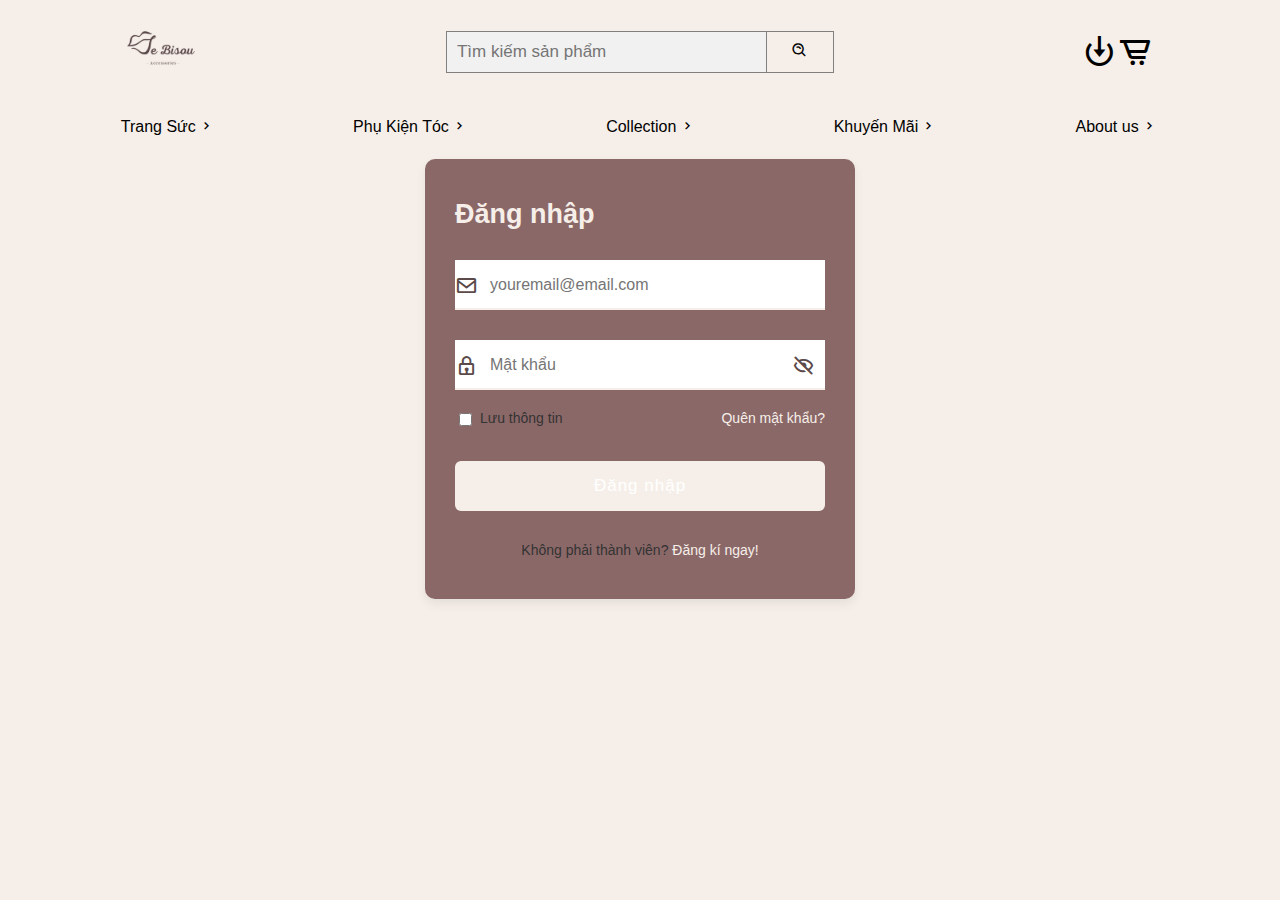
<file: form.html>
<!DOCTYPE html>
<html lang="en">
<head>
    <meta charset="UTF-8">
    <meta http-equiv="X-UA-Compatible" content="IE=edge">
    <meta name="viewport" content="width=device-width, initial-scale=1.0">
    <!-- LINK ICON -->
    <link rel="stylesheet" href="./CSS/icon/boxicons-2.1.2/css/boxicons.min.css">
    <!-- LINK CSS -->
    <link rel="stylesheet" href="./sign up form/form.css">
    <link rel="stylesheet" href="./CSS/FINAL.css">
    <title>LeBisou Accesories</title>   
    <!--Icon logo-->
    <link rel = "icon" href ="./CSS/image/logo.jpg" type = "image/x-icon">
</head>
<body>
    <header id="header">
          <!-- nav-bar -->
          <div id="topnav">
            <a href="./index.html" class="logo">
                <img src="./CSS/image/logo.jpg" alt="">
            </a>
          
            <form action="" id="search-container">
                <input type="text" placeholder="Tìm kiếm sản phẩm" name="search">
                <button type="submit" class="search"><i class="bx bx-search-alt"></i></button>
            </form>
        
            <div class="header-action">
                <a href="#" class="cart">
                    <a href="./form.html" target="_blank" id="form">
                        <i class='bx bx-log-in-circle bx-tada bx-rotate-90 bx-md'></i>
                    </a>
                    <i class='bx bx-cart-alt  bx-md' ></i> 
                </a>
            </div>  
        </div>
        <!-- end nav-bar -->
    
        <!-- drop down menu -->
        <div id="dropdown-under-nav">
            <div class="dropdown">
                <a   class="drpbtn-icon">
                    <button class="dropbtn">Trang Sức<i class='bx bx-chevron-right bx-fw bx-xs' aria-hidden="true"></i></button>
                </a>
                <div class="dropdown-content">
                    <a href="#">Dây Chuyền</a>
                    <a href="#">Nhẫn</a>
                    <a href="#">Bông tai</a>
                    <a href="#">Vòng tay</a>
                </div>
              </div>
    
              <div class="dropdown">
                <a   class="drpbtn-icon">
                    <button class="dropbtn">Phụ Kiện Tóc<i class='bx bx-chevron-right bx-fw bx-xs' aria-hidden="true"></i></button>
                </a>
                <div class="dropdown-content">
                    <a href="#">Dây Chuyền</a>
                    <a href="#">Nhẫn</a>
                    <a href="#">Bông tai</a>
                    <a href="#">Vòng tay</a>
                </div>
              </div>
    
              <div class="dropdown">
                <a   class="drpbtn-icon">
                    <button class="dropbtn">Collection<i class='bx bx-chevron-right bx-fw bx-xs' aria-hidden="true"></i></button>
                </a>
                <div class="dropdown-content">
                    <a href="#">Shine</a>
                </div>
              </div>
    
              <div class="dropdown">
                <a   class="drpbtn-icon">
                    <button class="dropbtn">Khuyến Mãi<i class='bx bx-chevron-right bx-fw bx-xs' aria-hidden="true"></i></button>
                </a> 
                <div class="dropdown-content">
                    <a href="#">Khuyến mãi 1</a>
                    <a href="#">Khuyến mãi 2</a>
                    <a href="#">Khuyến mãi 3</a>
                    <a href="#">Khuyến mãi 4</a>
                </div>
              </div>
    
              <div class="dropdown">
                <a   class="drpbtn-icon">
                    <button class="dropbtn">About us<i class='bx bx-chevron-right bx-fw bx-xs' aria-hidden="true"></i></button>
                </a>
                <div class="dropdown-content">
                    <a href="#">Our Story</a>
                    <a href="#">Contact us</a>
                </div>
              </div>
        </div>
        <!-- end dropdown menu -->
    </header>
      
   
    <div class="container">
        <div class="forms">
            <!-- form đăng nhập -->
            <div class="form login">
                <span class="title">Đăng nhập</span>

                <form action="#">
                    <div class="input-field">
                        <input type="text" placeholder="youremail@email.com" required>
                        <i class="bx bx-envelope icon"></i>
                    </div>
                    <div class="input-field">
                        <input type="password" class="password" placeholder="Mật khẩu" required>
                        <i class="bx bx-lock icon"></i>
                        <i class="bx bx-hide showHidePw"></i>
                    </div>

                    <div class="checkbox-text">
                        <div class="checkbox-content">
                            <input type="checkbox" id="logCheck">
                            <label for="logCheck" class="text">Lưu thông tin</label>
                        </div>
                        
                        <a href="#" class="text">Quên mật khẩu?</a>
                    </div>

                    <div class="input-field button">
                        <input type="button" value="Đăng nhập">
                    </div>
                </form>

                <div class="login-signup">
                    <span class="text">Không phải thành viên?
                        <a href="#" class="text signup-link">Đăng kí ngay!</a>
                    </span>
                </div>
            </div>

            <!-- form đăng kí -->
            <div class="form signup">
                <span class="title">Đăng kí</span>

                <form action="#">
                    <div class="input-field">
                        <input type="text" placeholder="Họ và tên" required>
                        <i class="bx bx-user"></i>
                    </div>
                    <div class="input-field">
                        <input type="text" placeholder="youremail@email.com" required>
                        <i class="bx bx-envelope icon"></i>
                    </div>
                    <div class="input-field">
                        <input type="password" class="password" placeholder="Tạo mật khẩu" required>
                        <i class="bx bx-lock icon"></i>
                        <i class="bx bx-hide showHidePw"></i>

                    </div>
                    <div class="input-field">
                        <input type="password" class="password" placeholder="Nhập lại mật khẩu" required>
                        <i class="bx bx-lock icon"></i>
                        <i class="bx bx-hide showHidePw"></i>
                    </div>

                    <div class="checkbox-text">
                        <div class="checkbox-content">
                            <input type="checkbox" id="sigCheck">
                            <label for="sigCheck" class="text">Lưu thông tin</label>
                        </div>
                        
                        <a href="#" class="text">Quên mật khẩu?</a>
                    </div>

                    <div class="input-field button">
                        <input type="button" value="Đăng kí">
                    </div>
                </form>

                <div class="login-signup">
                    <span class="text">Đã có tài khoản?
                        <a href="./form.html" class="text login-link">Đăng nhập ngay!</a>
                    </span>
                </div>
            </div>
        </div>
    </div>

    <script src="./sign up form/form.js"></script>

</body>
</html>
</file>
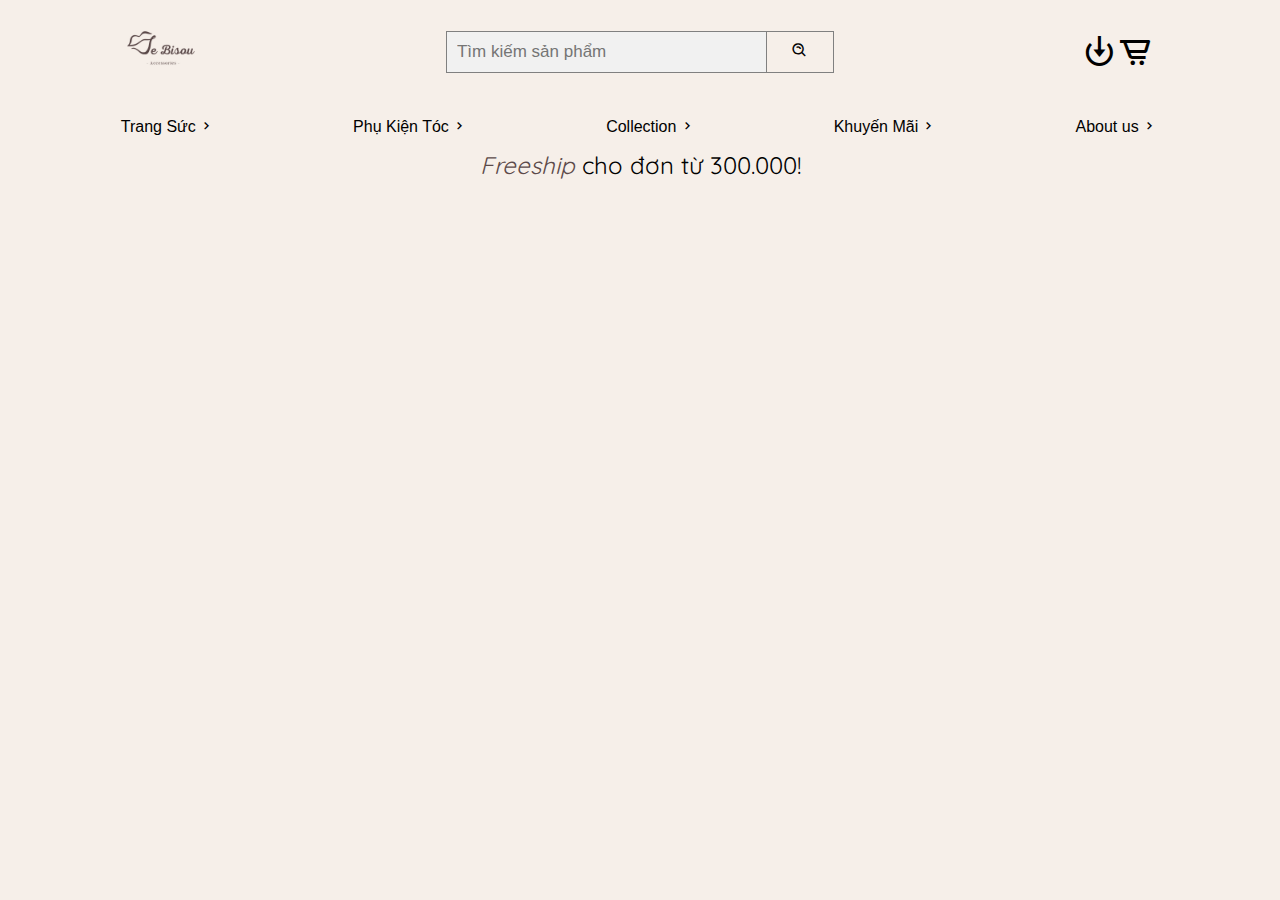
<file: product-page.html>
<!DOCTYPE html>
<html lang="en">
<head>
    <meta charset="UTF-8">
    <meta http-equiv="X-UA-Compatible" content="IE=edge">
    <meta name="viewport" content="width=device-width, initial-scale=1.0">
    <!-- LINK FONT -->
    <link rel="preconnect" href="https://fonts.googleapis.com">
    <link rel="preconnect" href="https://fonts.gstatic.com" crossorigin>
    <link href="https://fonts.googleapis.com/css2?family=Quicksand:wght@300;500&display=swap" rel="stylesheet">
    <!-- Compiled and minified CSS -->
    <link rel="stylesheet" href="./OwlCarousel2-2.3.4/OwlCarousel2-2.3.4/dist/assets/owl.carousel.min.css">         
    <link rel="stylesheet" href="./OwlCarousel2-2.3.4/OwlCarousel2-2.3.4/dist/assets/owl.theme.default.min.css">
    <!--LINK CSS-->
    <link rel="stylesheet" href="./CSS/FINAL.css">
    <!--LINK ICON-->
    <link rel="stylesheet" href="./CSS/icon/boxicons-2.1.2/css/boxicons.min.css">
    <title>LeBisou Accesories</title>   
    <!--Icon logo-->
    <link rel = "icon" href ="./CSS/image/logo.jpg" type = "image/x-icon">
    <!-- LINK CSS PRODUCT -->
    <link rel="stylesheet" href="./product-slider/product-slider/product-slider.css">
</head>

<body>
    <!-- nav-bar -->
    <div id="topnav">
        <a href="#" class="logo">
            <img src="./CSS/image/logo.jpg" alt="">
        </a>
      
        <form action="" id="search-container">
            <input type="text" placeholder="Tìm kiếm sản phẩm" name="search">
            <button type="submit" class="search"><i class="bx bx-search-alt"></i></button>
        </form>
    
        <div class="header-action">
            <a href="#" class="cart">
                <a href="./form.html" target="_blank" id="form">
                    <i class='bx bx-log-in-circle bx-tada bx-rotate-90 bx-md'></i>
                </a>
                <i class='bx bx-cart-alt  bx-md' ></i> 
            </a>
        </div>  
    </div>
    <!-- end nav-bar -->

    <!-- drop down menu -->
    <div id="dropdown-under-nav">
        <div class="dropdown">
            <a   class="drpbtn-icon">
                <button class="dropbtn">Trang Sức<i class='bx bx-chevron-right bx-fw bx-xs' aria-hidden="true"></i></button>
            </a>
            <div class="dropdown-content">
                <a href="#">Dây Chuyền</a>
                <a href="#">Nhẫn</a>
                <a href="#">Bông tai</a>
                <a href="#">Vòng tay</a>
            </div>
          </div>

          <div class="dropdown">
            <a   class="drpbtn-icon">
                <button class="dropbtn">Phụ Kiện Tóc<i class='bx bx-chevron-right bx-fw bx-xs' aria-hidden="true"></i></button>
            </a>
            <div class="dropdown-content">
                <a href="#">Dây Chuyền</a>
                <a href="#">Nhẫn</a>
                <a href="#">Bông tai</a>
                <a href="#">Vòng tay</a>
            </div>
          </div>

          <div class="dropdown">
            <a   class="drpbtn-icon">
                <button class="dropbtn">Collection<i class='bx bx-chevron-right bx-fw bx-xs' aria-hidden="true"></i></button>
            </a>
            <div class="dropdown-content">
                <a href="#">Shine</a>
            </div>
          </div>

          <div class="dropdown">
            <a   class="drpbtn-icon">
                <button class="dropbtn">Khuyến Mãi<i class='bx bx-chevron-right bx-fw bx-xs' aria-hidden="true"></i></button>
            </a> 
            <div class="dropdown-content">
                <a href="#">Khuyến mãi 1</a>
                <a href="#">Khuyến mãi 2</a>
                <a href="#">Khuyến mãi 3</a>
                <a href="#">Khuyến mãi 4</a>
            </div>
          </div>

          <div class="dropdown">
            <a   class="drpbtn-icon">
                <button class="dropbtn">About us<i class='bx bx-chevron-right bx-fw bx-xs' aria-hidden="true"></i></button>
            </a>
            <div class="dropdown-content">
                <a href="#">Our Story</a>
                <a href="#">Contact us</a>
            </div>
          </div>
    </div>
    <!-- end dropdown menu -->

    <!-- banner freeship -->
    <div id="freeship">
        <p><span class="red-word">Freeship</span> cho đơn từ 300.000!</p>
    </div>
    <!-- end banner freeship -->
</body>
</html>
</file>
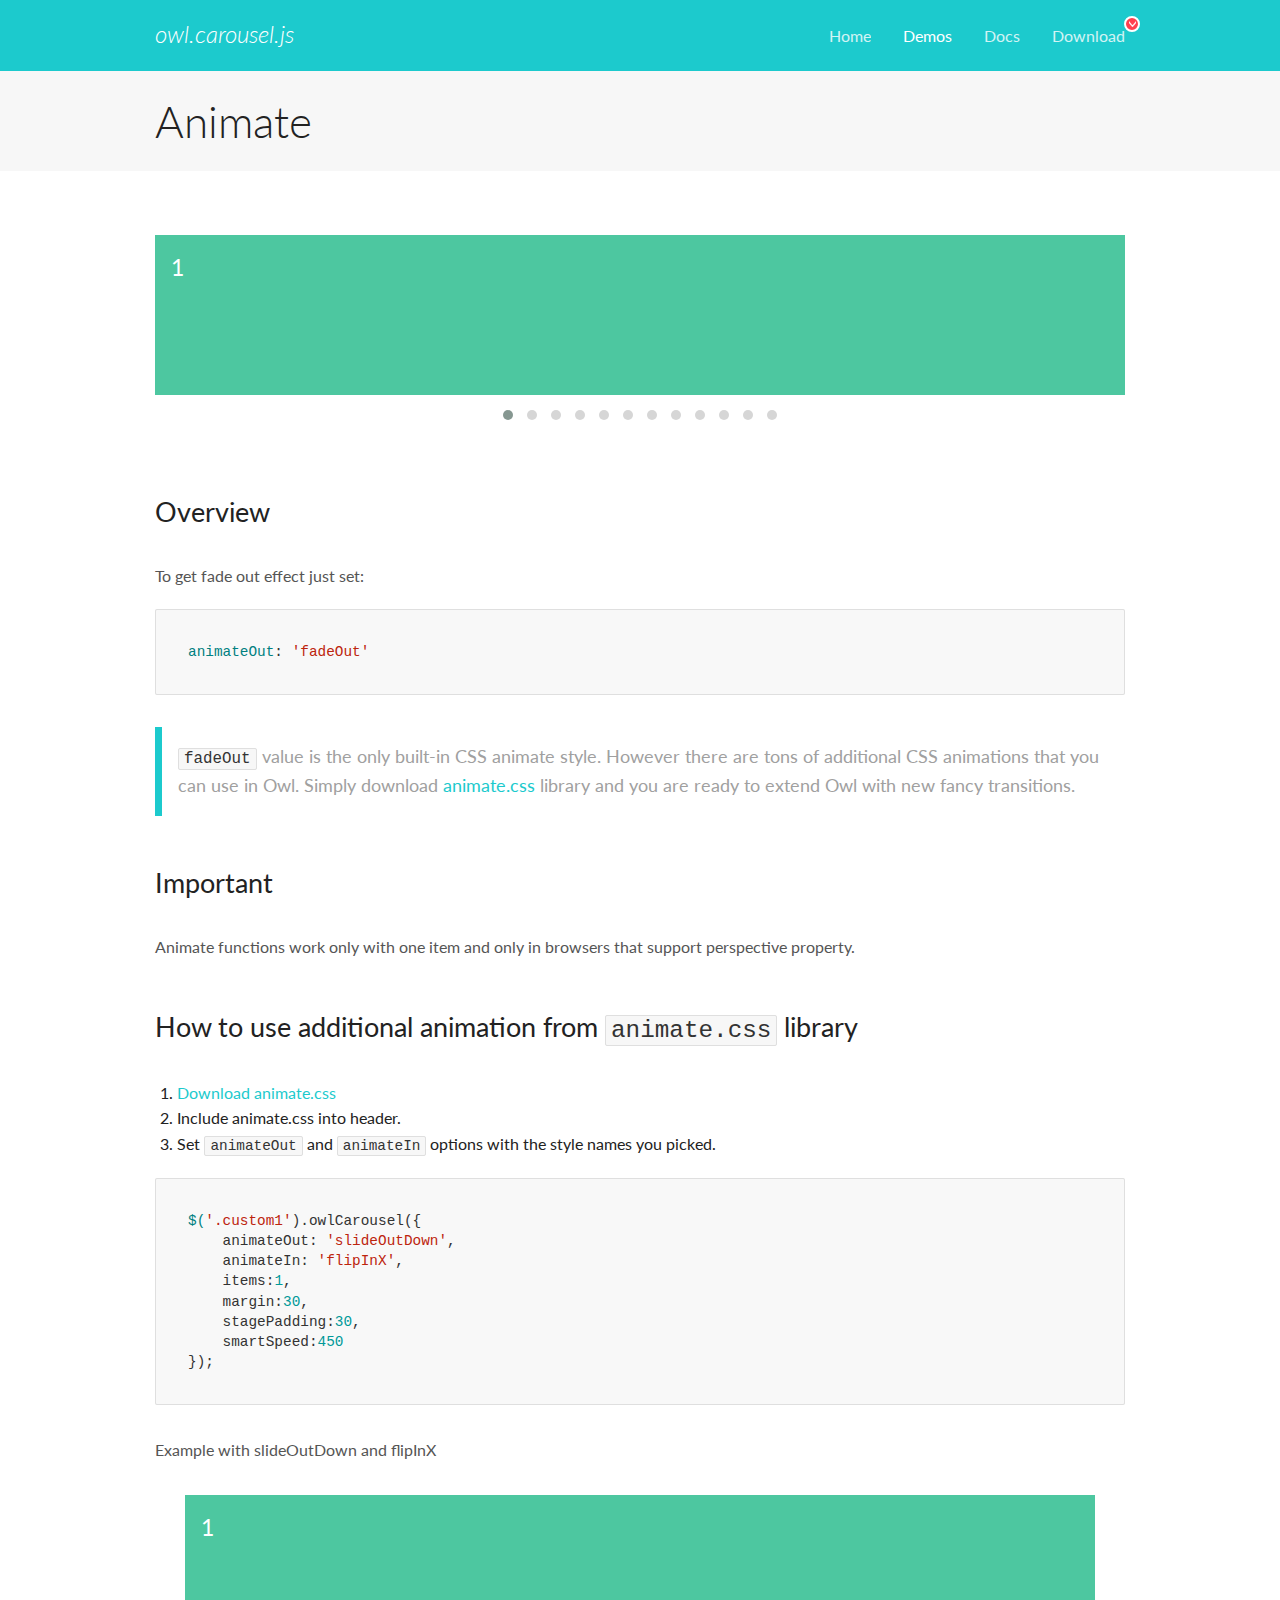
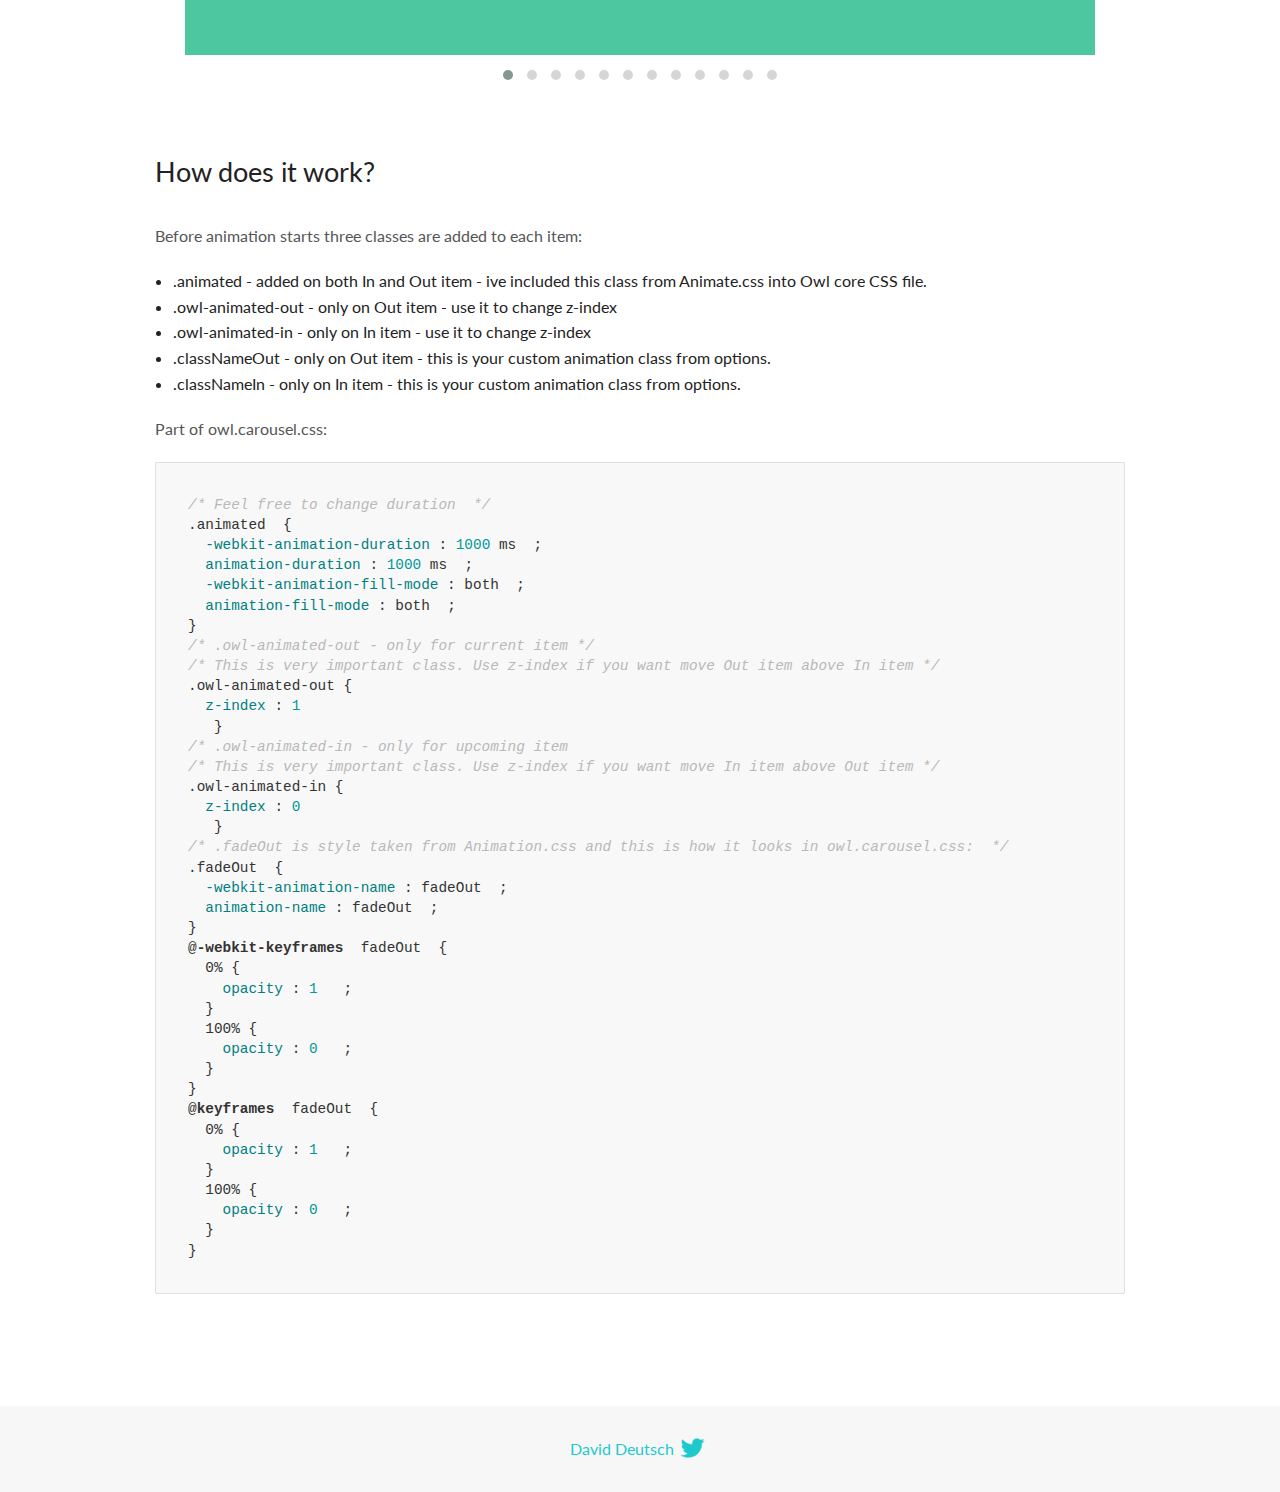
<file: OwlCarousel2-2.3.4/OwlCarousel2-2.3.4/docs/demos/animate.html>
<!DOCTYPE html>
<html lang="en">
  <head>

    <!-- head -->
    <meta charset="utf-8">
    <meta name="msapplication-tap-highlight" content="no" />
    <meta name="viewport" content="width=device-width, initial-scale=1.0" />
    <meta name="description" content="Animate carousel">
    <meta name="author" content="David Deutsch">
    <title>
      Animate Demo | Owl Carousel | 2.3.4
    </title>

    <!-- Stylesheets -->
    <link href='https://fonts.googleapis.com/css?family=Lato:300,400,700,400italic,300italic' rel='stylesheet' type='text/css'>
    <link rel="stylesheet" href="../assets/css/docs.theme.min.css">

    <!-- Owl Stylesheets -->
    <link rel="stylesheet" href="../assets/owlcarousel/assets/owl.carousel.min.css">
    <link rel="stylesheet" href="../assets/owlcarousel/assets/owl.theme.default.min.css">

    <!-- HTML5 shim and Respond.js IE8 support of HTML5 elements and media queries -->

    <!--[if lt IE 9]>
      <script src="https://oss.maxcdn.com/libs/html5shiv/3.7.0/html5shiv.js"></script>
      <script src="https://oss.maxcdn.com/libs/respond.js/1.3.0/respond.min.js"></script>
    <![endif]-->

    <!-- Favicons -->
    <link rel="apple-touch-icon-precomposed" sizes="144x144" href="../assets/ico/apple-touch-icon-144-precomposed.png">
    <link rel="shortcut icon" href="../assets/ico/favicon.png">
    <link rel="shortcut icon" href="favicon.ico">

    <!-- Yeah i know js should not be in header. Its required for demos.-->

    <!-- javascript -->
    <script src="../assets/vendors/jquery.min.js"></script>
    <script src="../assets/owlcarousel/owl.carousel.js"></script>
  </head>
  <body>

    <!-- header -->
    <header class="header">
      <div class="row">
        <div class="large-12 columns">
          <div class="brand left">
            <h3>
              <a href="/OwlCarousel2/">owl.carousel.js</a> 
            </h3>
          </div>
          <a id="toggle-nav" class="right">
            <span></span> <span></span> <span></span> 
          </a> 
          <div class="nav-bar">
            <ul class="clearfix">
              <li> <a href="/OwlCarousel2/index.html">Home</a>  </li>
              <li class="active">
                <a href="/OwlCarousel2/demos/demos.html">Demos</a> 
              </li>
              <li> <a href="/OwlCarousel2/docs/started-welcome.html">Docs</a>  </li>
              <li>
                <a href="https://github.com/OwlCarousel2/OwlCarousel2/archive/2.3.4.zip">Download</a> 
                <span class="download"></span> 
              </li>
            </ul>
          </div>
        </div>
      </div>
    </header>

    <!-- title -->
    <section class="title">
      <div class="row">
        <div class="large-12 columns">
          <h1>Animate</h1>
        </div>
      </div>
    </section>

    <!--  Demos -->
    <section id="demos">
      <div class="row">
        <div class="large-12 columns">
          <div class="fadeOut owl-carousel owl-theme">
            <div class="item">
              <h4>1</h4>
            </div>
            <div class="item">
              <h4>2</h4>
            </div>
            <div class="item">
              <h4>3</h4>
            </div>
            <div class="item">
              <h4>4</h4>
            </div>
            <div class="item">
              <h4>5</h4>
            </div>
            <div class="item">
              <h4>6</h4>
            </div>
            <div class="item">
              <h4>7</h4>
            </div>
            <div class="item">
              <h4>8</h4>
            </div>
            <div class="item">
              <h4>9</h4>
            </div>
            <div class="item">
              <h4>10</h4>
            </div>
            <div class="item">
              <h4>11</h4>
            </div>
            <div class="item">
              <h4>12</h4>
            </div>
          </div>
          <h3 id="overview">Overview</h3>
          <p>To get fade out effect just set:</p>
          <pre><code>animateOut: &#39;fadeOut&#39;</code></pre>
          <blockquote>
            <p><code>fadeOut</code> value is the only built-in CSS animate style. However there are tons of additional CSS animations that you can use in Owl. Simply download
              <a href="https://daneden.github.io/animate.css/">animate.css</a>  library and you are ready to extend Owl with new fancy transitions.</p>
          </blockquote>
          <h3 id="important">Important</h3>
          <p>Animate functions work only with one item and only in browsers that support perspective property.</p>
          <h3 id="how-to-use-additional-animation-from-animate-css-library">How to use additional animation from <code>animate.css</code> library</h3>
          <ol>
            <li> <a href="https://daneden.github.io/animate.css/">Download animate.css</a>  </li>
            <li>Include animate.css into header.</li>
            <li>Set <code>animateOut</code> and <code>animateIn</code> options with the style names you picked.</li>
          </ol>
          <pre><code>$(&#39;.custom1&#39;).owlCarousel({
    animateOut: &#39;slideOutDown&#39;,
    animateIn: &#39;flipInX&#39;,
    items:1,
    margin:30,
    stagePadding:30,
    smartSpeed:450
});</code></pre>
          <p>Example with slideOutDown and flipInX</p>
          <div class="custom1 owl-carousel owl-theme">
            <div class="item">
              <h4>1</h4>
            </div>
            <div class="item">
              <h4>2</h4>
            </div>
            <div class="item">
              <h4>3</h4>
            </div>
            <div class="item">
              <h4>4</h4>
            </div>
            <div class="item">
              <h4>5</h4>
            </div>
            <div class="item">
              <h4>6</h4>
            </div>
            <div class="item">
              <h4>7</h4>
            </div>
            <div class="item">
              <h4>8</h4>
            </div>
            <div class="item">
              <h4>9</h4>
            </div>
            <div class="item">
              <h4>10</h4>
            </div>
            <div class="item">
              <h4>11</h4>
            </div>
            <div class="item">
              <h4>12</h4>
            </div>
          </div>
          <h3 id="how-does-it-work-">How does it work?</h3>
          <p>Before animation starts three classes are added to each item:</p>
          <ul>
            <li>.animated - added on both In and Out item - ive included this class from Animate.css into Owl core CSS file.</li>
            <li>.owl-animated-out - only on Out item - use it to change z-index</li>
            <li>.owl-animated-in - only on In item - use it to change z-index</li>
            <li>.classNameOut - only on Out item - this is your custom animation class from options.</li>
            <li>.classNameIn - only on In item - this is your custom animation class from options.</li>
          </ul>
          <p>Part of owl.carousel.css:</p>
          <pre><code class="language-css"><span class="comment">/* Feel free to change duration  */</span> 
<span class="class">.animated</span>  <span class="rules">{
  <span class="rule"><span class="attribute">-webkit-animation-duration</span> :<span class="value"> <span class="number">1000</span> ms</span> </span> ;
  <span class="rule"><span class="attribute">animation-duration</span> :<span class="value"> <span class="number">1000</span> ms</span> </span> ;
  <span class="rule"><span class="attribute">-webkit-animation-fill-mode</span> :<span class="value"> both</span> </span> ;
  <span class="rule"><span class="attribute">animation-fill-mode</span> :<span class="value"> both</span> </span> ;
<span class="rule">}</span> </span> 
<span class="comment">/* .owl-animated-out - only for current item */</span> 
<span class="comment">/* This is very important class. Use z-index if you want move Out item above In item */</span> 
<span class="class">.owl-animated-out</span> <span class="rules">{
  <span class="rule"><span class="attribute">z-index</span> :<span class="value"> <span class="number">1</span> 
</span> </span> </span> }
<span class="comment">/* .owl-animated-in - only for upcoming item
/* This is very important class. Use z-index if you want move In item above Out item */</span> 
<span class="class">.owl-animated-in</span> <span class="rules">{
  <span class="rule"><span class="attribute">z-index</span> :<span class="value"> <span class="number">0</span> 
</span> </span> </span> }
<span class="comment">/* .fadeOut is style taken from Animation.css and this is how it looks in owl.carousel.css:  */</span> 
<span class="class">.fadeOut</span>  <span class="rules">{
  <span class="rule"><span class="attribute">-webkit-animation-name</span> :<span class="value"> fadeOut</span> </span> ;
  <span class="rule"><span class="attribute">animation-name</span> :<span class="value"> fadeOut</span> </span> ;
<span class="rule">}</span> </span> 
<span class="at_rule">@<span class="keyword">-webkit-keyframes</span>  fadeOut </span> {
  0% <span class="rules">{
    <span class="rule"><span class="attribute">opacity</span> :<span class="value"> <span class="number">1</span> </span> </span> ;
  <span class="rule">}</span> </span> 
  100% <span class="rules">{
    <span class="rule"><span class="attribute">opacity</span> :<span class="value"> <span class="number">0</span> </span> </span> ;
  <span class="rule">}</span> </span> 
}
<span class="at_rule">@<span class="keyword">keyframes</span>  fadeOut </span> {
  0% <span class="rules">{
    <span class="rule"><span class="attribute">opacity</span> :<span class="value"> <span class="number">1</span> </span> </span> ;
  <span class="rule">}</span> </span> 
  100% <span class="rules">{
    <span class="rule"><span class="attribute">opacity</span> :<span class="value"> <span class="number">0</span> </span> </span> ;
  <span class="rule">}</span> </span> 
}</code></pre>
          <link rel="stylesheet" href="../assets/css/animate.css">
          <script>
            jQuery(document).ready(function($) {
              $('.fadeOut').owlCarousel({
                items: 1,
                animateOut: 'fadeOut',
                loop: true,
                margin: 10,
              });
              $('.custom1').owlCarousel({
                animateOut: 'slideOutDown',
                animateIn: 'flipInX',
                items: 1,
                margin: 30,
                stagePadding: 30,
                smartSpeed: 450
              });
            });
          </script>
        </div>
      </div>
    </section>

    <!-- footer -->
    <footer class="footer">
      <div class="row">
        <div class="large-12 columns">
          <h5>
            <a href="/OwlCarousel2/docs/support-contact.html">David Deutsch</a> 
            <a id="custom-tweet-button" href="https://twitter.com/share?url=https://github.com/OwlCarousel2/OwlCarousel2&text=Owl Carousel - This is so awesome! " target="_blank"></a> 
          </h5>
        </div>
      </div>
    </footer>

    <!-- vendors -->
    <script src="../assets/vendors/highlight.js"></script>
    <script src="../assets/js/app.js"></script>
  </body>
</html>
</file>
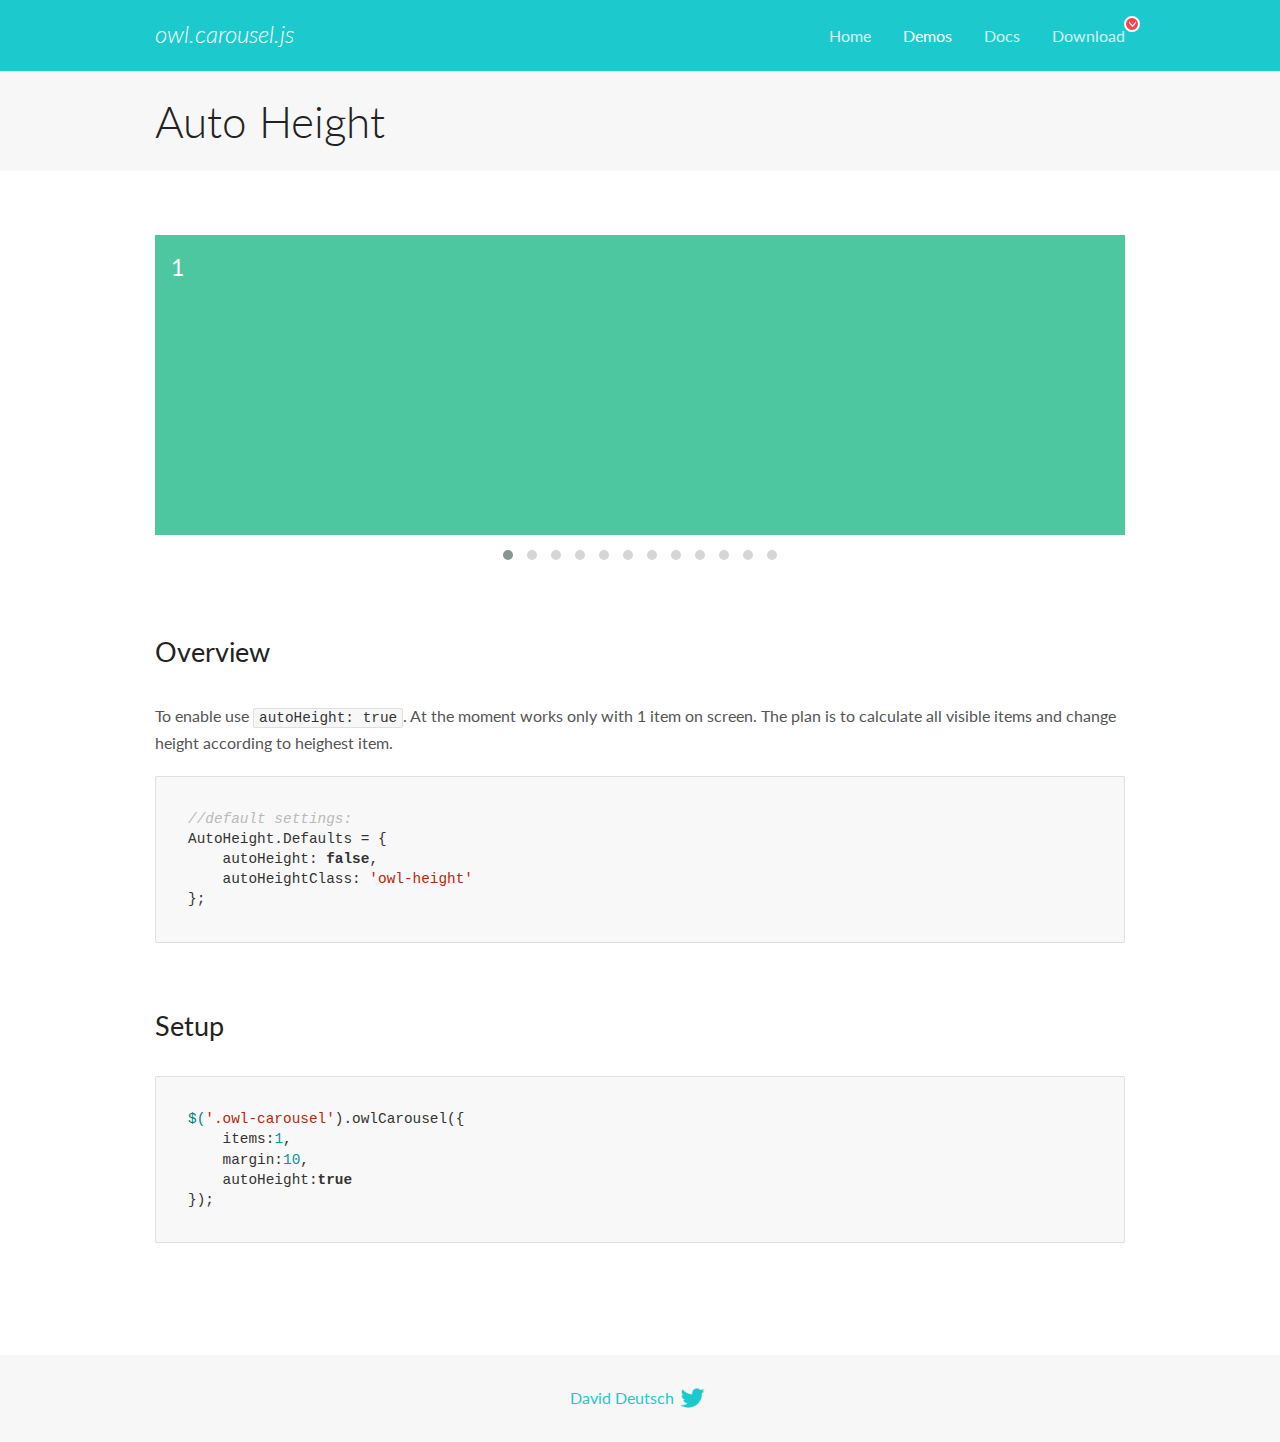
<file: OwlCarousel2-2.3.4/OwlCarousel2-2.3.4/docs/demos/autoheight.html>
<!DOCTYPE html>
<html lang="en">
  <head>

    <!-- head -->
    <meta charset="utf-8">
    <meta name="msapplication-tap-highlight" content="no" />
    <meta name="viewport" content="width=device-width, initial-scale=1.0" />
    <meta name="description" content="autoHeight usage demo">
    <meta name="author" content="David Deutsch">
    <title>
      Auto Height Demo | Owl Carousel | 2.3.4
    </title>

    <!-- Stylesheets -->
    <link href='https://fonts.googleapis.com/css?family=Lato:300,400,700,400italic,300italic' rel='stylesheet' type='text/css'>
    <link rel="stylesheet" href="../assets/css/docs.theme.min.css">

    <!-- Owl Stylesheets -->
    <link rel="stylesheet" href="../assets/owlcarousel/assets/owl.carousel.min.css">
    <link rel="stylesheet" href="../assets/owlcarousel/assets/owl.theme.default.min.css">

    <!-- HTML5 shim and Respond.js IE8 support of HTML5 elements and media queries -->

    <!--[if lt IE 9]>
      <script src="https://oss.maxcdn.com/libs/html5shiv/3.7.0/html5shiv.js"></script>
      <script src="https://oss.maxcdn.com/libs/respond.js/1.3.0/respond.min.js"></script>
    <![endif]-->

    <!-- Favicons -->
    <link rel="apple-touch-icon-precomposed" sizes="144x144" href="../assets/ico/apple-touch-icon-144-precomposed.png">
    <link rel="shortcut icon" href="../assets/ico/favicon.png">
    <link rel="shortcut icon" href="favicon.ico">

    <!-- Yeah i know js should not be in header. Its required for demos.-->

    <!-- javascript -->
    <script src="../assets/vendors/jquery.min.js"></script>
    <script src="../assets/owlcarousel/owl.carousel.js"></script>
  </head>
  <body>

    <!-- header -->
    <header class="header">
      <div class="row">
        <div class="large-12 columns">
          <div class="brand left">
            <h3>
              <a href="/OwlCarousel2/">owl.carousel.js</a> 
            </h3>
          </div>
          <a id="toggle-nav" class="right">
            <span></span> <span></span> <span></span> 
          </a> 
          <div class="nav-bar">
            <ul class="clearfix">
              <li> <a href="/OwlCarousel2/index.html">Home</a>  </li>
              <li class="active">
                <a href="/OwlCarousel2/demos/demos.html">Demos</a> 
              </li>
              <li> <a href="/OwlCarousel2/docs/started-welcome.html">Docs</a>  </li>
              <li>
                <a href="https://github.com/OwlCarousel2/OwlCarousel2/archive/2.3.4.zip">Download</a> 
                <span class="download"></span> 
              </li>
            </ul>
          </div>
        </div>
      </div>
    </header>

    <!-- title -->
    <section class="title">
      <div class="row">
        <div class="large-12 columns">
          <h1>Auto Height</h1>
        </div>
      </div>
    </section>

    <!--  Demos -->
    <section id="demos">
      <div class="row">
        <div class="large-12 columns">
          <div class="owl-carousel owl-theme">
            <div class="item" style="height:300px">
              <h4>1</h4>
            </div>
            <div class="item" style="height:100px">
              <h4>2</h4>
            </div>
            <div class="item" style="height:500px">
              <h4>3</h4>
            </div>
            <div class="item" style="height:250px">
              <h4>4</h4>
            </div>
            <div class="item" style="height:400px">
              <h4>5</h4>
            </div>
            <div class="item" style="height:500px">
              <h4>6</h4>
            </div>
            <div class="item" style="height:600px">
              <h4>7</h4>
            </div>
            <div class="item" style="height:400px">
              <h4>8</h4>
            </div>
            <div class="item" style="height:300px">
              <h4>9</h4>
            </div>
            <div class="item" style="height:350px">
              <h4>10</h4>
            </div>
            <div class="item" style="height:200px">
              <h4>11</h4>
            </div>
            <div class="item" style="height:150px">
              <h4>12</h4>
            </div>
          </div>
          <h3 id="overview">Overview</h3>
          <p>To enable use <code>autoHeight: true</code>. At the moment works only with 1 item on screen. The plan is to calculate all visible items and change height according to heighest item.</p>
          <pre><code>//default settings:
AutoHeight.Defaults = {
    autoHeight: false,
    autoHeightClass: &#39;owl-height&#39;
};</code></pre>
          <h3 id="setup">Setup</h3>
          <pre><code>$(&#39;.owl-carousel&#39;).owlCarousel({
    items:1,
    margin:10,
    autoHeight:true
});</code></pre>
          <script>
            $(document).ready(function() {
              $('.owl-carousel').owlCarousel({
                items: 1,
                margin: 10,
                autoHeight: true
              });
            })
          </script>
        </div>
      </div>
    </section>

    <!-- footer -->
    <footer class="footer">
      <div class="row">
        <div class="large-12 columns">
          <h5>
            <a href="/OwlCarousel2/docs/support-contact.html">David Deutsch</a> 
            <a id="custom-tweet-button" href="https://twitter.com/share?url=https://github.com/OwlCarousel2/OwlCarousel2&text=Owl Carousel - This is so awesome! " target="_blank"></a> 
          </h5>
        </div>
      </div>
    </footer>

    <!-- vendors -->
    <script src="../assets/vendors/highlight.js"></script>
    <script src="../assets/js/app.js"></script>
  </body>
</html>
</file>
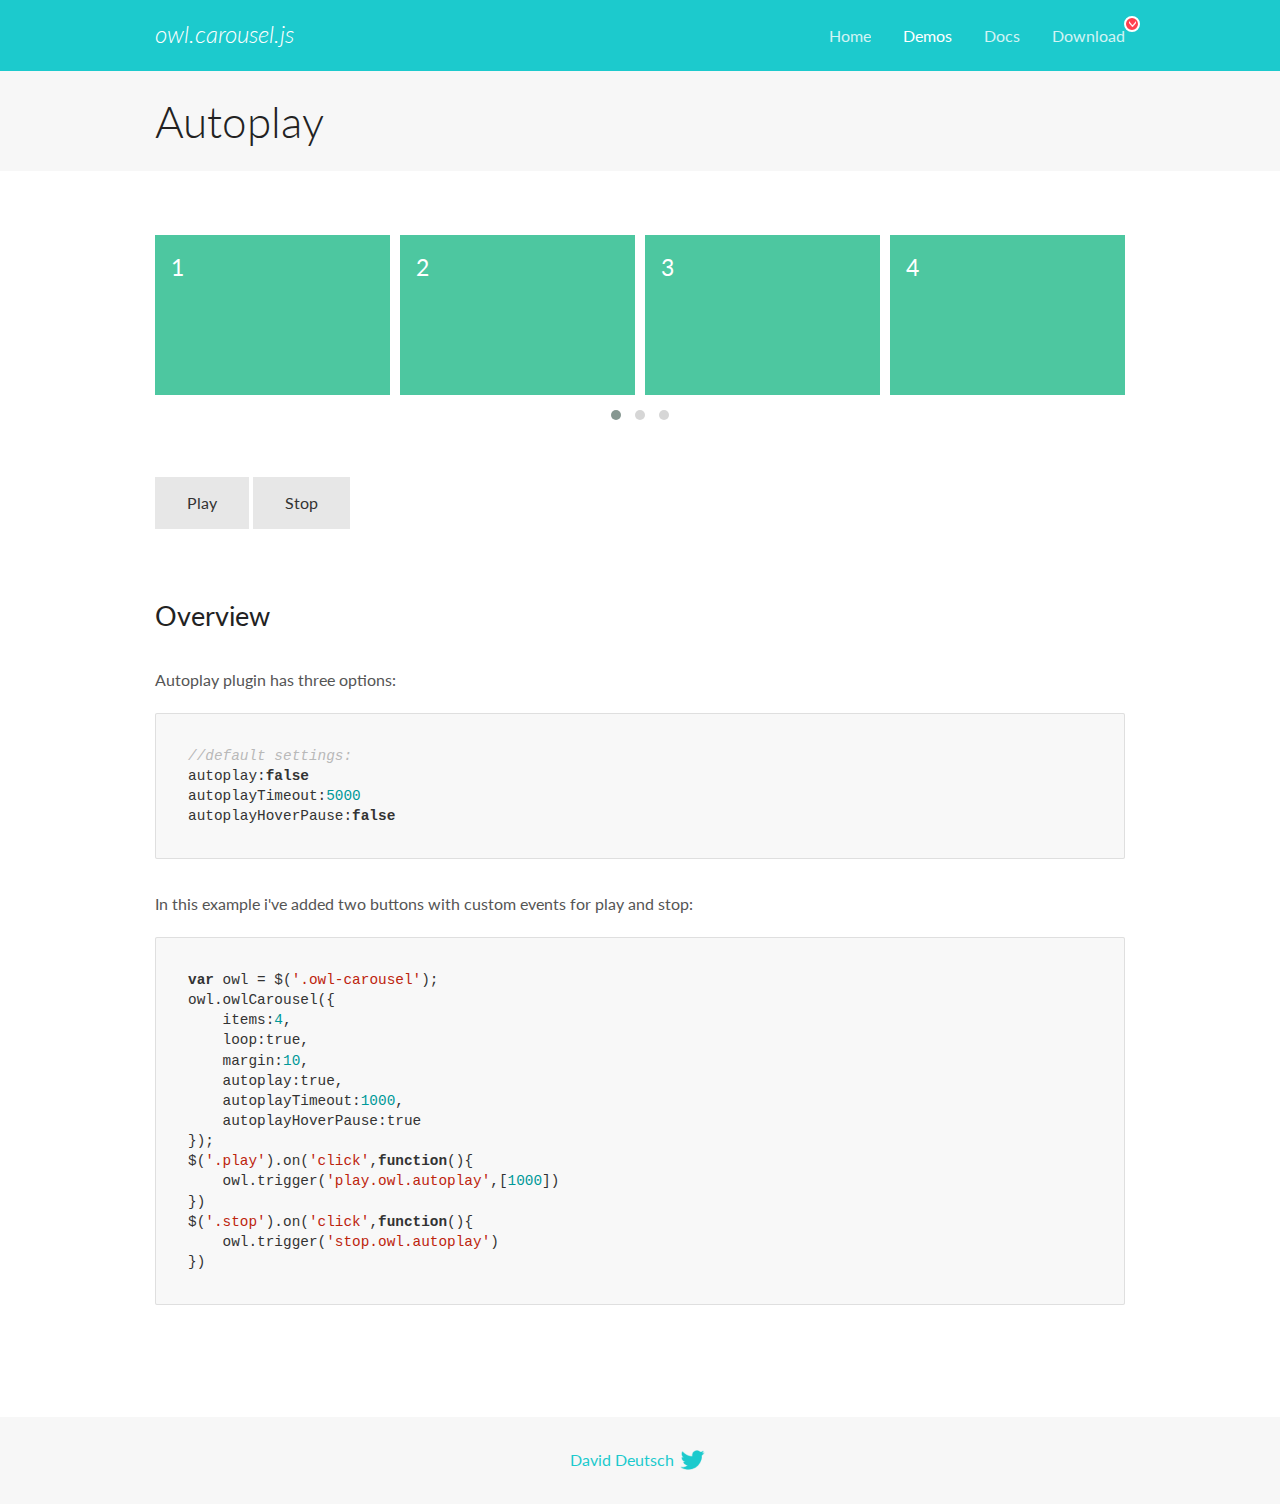
<file: OwlCarousel2-2.3.4/OwlCarousel2-2.3.4/docs/demos/autoplay.html>
<!DOCTYPE html>
<html lang="en">
  <head>

    <!-- head -->
    <meta charset="utf-8">
    <meta name="msapplication-tap-highlight" content="no" />
    <meta name="viewport" content="width=device-width, initial-scale=1.0" />
    <meta name="description" content="Autoplay usage demo">
    <meta name="author" content="David Deutsch">
    <title>
      Autoplay Demo | Owl Carousel | 2.3.4
    </title>

    <!-- Stylesheets -->
    <link href='https://fonts.googleapis.com/css?family=Lato:300,400,700,400italic,300italic' rel='stylesheet' type='text/css'>
    <link rel="stylesheet" href="../assets/css/docs.theme.min.css">

    <!-- Owl Stylesheets -->
    <link rel="stylesheet" href="../assets/owlcarousel/assets/owl.carousel.min.css">
    <link rel="stylesheet" href="../assets/owlcarousel/assets/owl.theme.default.min.css">

    <!-- HTML5 shim and Respond.js IE8 support of HTML5 elements and media queries -->

    <!--[if lt IE 9]>
      <script src="https://oss.maxcdn.com/libs/html5shiv/3.7.0/html5shiv.js"></script>
      <script src="https://oss.maxcdn.com/libs/respond.js/1.3.0/respond.min.js"></script>
    <![endif]-->

    <!-- Favicons -->
    <link rel="apple-touch-icon-precomposed" sizes="144x144" href="../assets/ico/apple-touch-icon-144-precomposed.png">
    <link rel="shortcut icon" href="../assets/ico/favicon.png">
    <link rel="shortcut icon" href="favicon.ico">

    <!-- Yeah i know js should not be in header. Its required for demos.-->

    <!-- javascript -->
    <script src="../assets/vendors/jquery.min.js"></script>
    <script src="../assets/owlcarousel/owl.carousel.js"></script>
  </head>
  <body>

    <!-- header -->
    <header class="header">
      <div class="row">
        <div class="large-12 columns">
          <div class="brand left">
            <h3>
              <a href="/OwlCarousel2/">owl.carousel.js</a> 
            </h3>
          </div>
          <a id="toggle-nav" class="right">
            <span></span> <span></span> <span></span> 
          </a> 
          <div class="nav-bar">
            <ul class="clearfix">
              <li> <a href="/OwlCarousel2/index.html">Home</a>  </li>
              <li class="active">
                <a href="/OwlCarousel2/demos/demos.html">Demos</a> 
              </li>
              <li> <a href="/OwlCarousel2/docs/started-welcome.html">Docs</a>  </li>
              <li>
                <a href="https://github.com/OwlCarousel2/OwlCarousel2/archive/2.3.4.zip">Download</a> 
                <span class="download"></span> 
              </li>
            </ul>
          </div>
        </div>
      </div>
    </header>

    <!-- title -->
    <section class="title">
      <div class="row">
        <div class="large-12 columns">
          <h1>Autoplay</h1>
        </div>
      </div>
    </section>

    <!--  Demos -->
    <section id="demos">
      <div class="row">
        <div class="large-12 columns">
          <div class="owl-carousel owl-theme">
            <div class="item">
              <h4>1</h4>
            </div>
            <div class="item">
              <h4>2</h4>
            </div>
            <div class="item">
              <h4>3</h4>
            </div>
            <div class="item">
              <h4>4</h4>
            </div>
            <div class="item">
              <h4>5</h4>
            </div>
            <div class="item">
              <h4>6</h4>
            </div>
            <div class="item">
              <h4>7</h4>
            </div>
            <div class="item">
              <h4>8</h4>
            </div>
            <div class="item">
              <h4>9</h4>
            </div>
            <div class="item">
              <h4>10</h4>
            </div>
            <div class="item">
              <h4>11</h4>
            </div>
            <div class="item">
              <h4>12</h4>
            </div>
          </div>
          <a class="button secondary play">Play</a> 
          <a class="button secondary stop">Stop</a> 
          <h3 id="overview">Overview</h3>
          <p>Autoplay plugin has three options:</p>
          <pre><code>//default settings:
autoplay:false
autoplayTimeout:5000
autoplayHoverPause:false</code></pre>
          <p>In this example i&#39;ve added two buttons with custom events for play and stop:</p>
          <pre><code>var owl = $(&#39;.owl-carousel&#39;);
owl.owlCarousel({
    items:4,
    loop:true,
    margin:10,
    autoplay:true,
    autoplayTimeout:1000,
    autoplayHoverPause:true
});
$(&#39;.play&#39;).on(&#39;click&#39;,function(){
    owl.trigger(&#39;play.owl.autoplay&#39;,[1000])
})
$(&#39;.stop&#39;).on(&#39;click&#39;,function(){
    owl.trigger(&#39;stop.owl.autoplay&#39;)
})</code></pre>
          <script>
            $(document).ready(function() {
              var owl = $('.owl-carousel');
              owl.owlCarousel({
                items: 4,
                loop: true,
                margin: 10,
                autoplay: true,
                autoplayTimeout: 1000,
                autoplayHoverPause: true
              });
              $('.play').on('click', function() {
                owl.trigger('play.owl.autoplay', [1000])
              })
              $('.stop').on('click', function() {
                owl.trigger('stop.owl.autoplay')
              })
            })
          </script>
        </div>
      </div>
    </section>

    <!-- footer -->
    <footer class="footer">
      <div class="row">
        <div class="large-12 columns">
          <h5>
            <a href="/OwlCarousel2/docs/support-contact.html">David Deutsch</a> 
            <a id="custom-tweet-button" href="https://twitter.com/share?url=https://github.com/OwlCarousel2/OwlCarousel2&text=Owl Carousel - This is so awesome! " target="_blank"></a> 
          </h5>
        </div>
      </div>
    </footer>

    <!-- vendors -->
    <script src="../assets/vendors/highlight.js"></script>
    <script src="../assets/js/app.js"></script>
  </body>
</html>
</file>
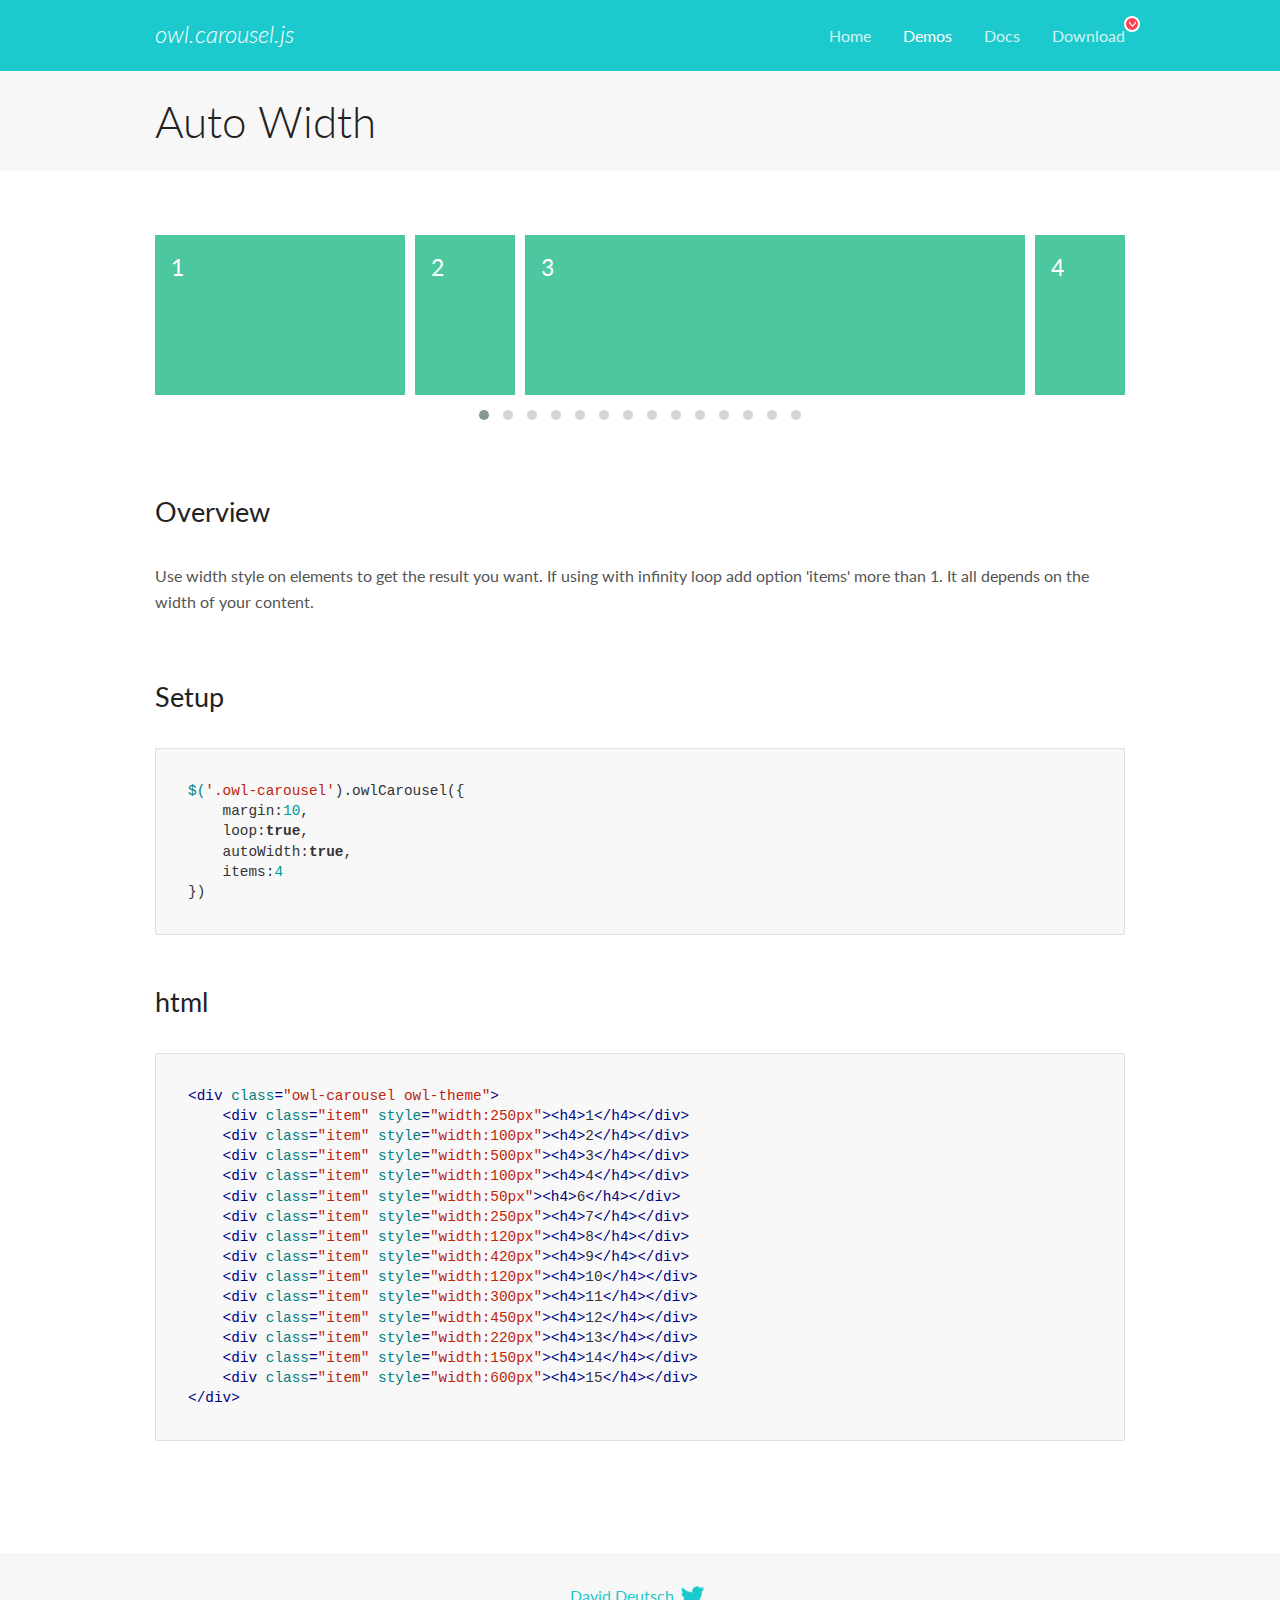
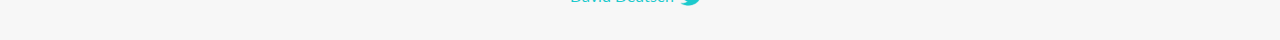
<file: OwlCarousel2-2.3.4/OwlCarousel2-2.3.4/docs/demos/autowidth.html>
<!DOCTYPE html>
<html lang="en">
  <head>

    <!-- head -->
    <meta charset="utf-8">
    <meta name="msapplication-tap-highlight" content="no" />
    <meta name="viewport" content="width=device-width, initial-scale=1.0" />
    <meta name="description" content="Auto Width">
    <meta name="author" content="David Deutsch">
    <title>
      Auto Width Demo | Owl Carousel | 2.3.4
    </title>

    <!-- Stylesheets -->
    <link href='https://fonts.googleapis.com/css?family=Lato:300,400,700,400italic,300italic' rel='stylesheet' type='text/css'>
    <link rel="stylesheet" href="../assets/css/docs.theme.min.css">

    <!-- Owl Stylesheets -->
    <link rel="stylesheet" href="../assets/owlcarousel/assets/owl.carousel.min.css">
    <link rel="stylesheet" href="../assets/owlcarousel/assets/owl.theme.default.min.css">

    <!-- HTML5 shim and Respond.js IE8 support of HTML5 elements and media queries -->

    <!--[if lt IE 9]>
      <script src="https://oss.maxcdn.com/libs/html5shiv/3.7.0/html5shiv.js"></script>
      <script src="https://oss.maxcdn.com/libs/respond.js/1.3.0/respond.min.js"></script>
    <![endif]-->

    <!-- Favicons -->
    <link rel="apple-touch-icon-precomposed" sizes="144x144" href="../assets/ico/apple-touch-icon-144-precomposed.png">
    <link rel="shortcut icon" href="../assets/ico/favicon.png">
    <link rel="shortcut icon" href="favicon.ico">

    <!-- Yeah i know js should not be in header. Its required for demos.-->

    <!-- javascript -->
    <script src="../assets/vendors/jquery.min.js"></script>
    <script src="../assets/owlcarousel/owl.carousel.js"></script>
  </head>
  <body>

    <!-- header -->
    <header class="header">
      <div class="row">
        <div class="large-12 columns">
          <div class="brand left">
            <h3>
              <a href="/OwlCarousel2/">owl.carousel.js</a> 
            </h3>
          </div>
          <a id="toggle-nav" class="right">
            <span></span> <span></span> <span></span> 
          </a> 
          <div class="nav-bar">
            <ul class="clearfix">
              <li> <a href="/OwlCarousel2/index.html">Home</a>  </li>
              <li class="active">
                <a href="/OwlCarousel2/demos/demos.html">Demos</a> 
              </li>
              <li> <a href="/OwlCarousel2/docs/started-welcome.html">Docs</a>  </li>
              <li>
                <a href="https://github.com/OwlCarousel2/OwlCarousel2/archive/2.3.4.zip">Download</a> 
                <span class="download"></span> 
              </li>
            </ul>
          </div>
        </div>
      </div>
    </header>

    <!-- title -->
    <section class="title">
      <div class="row">
        <div class="large-12 columns">
          <h1>Auto Width</h1>
        </div>
      </div>
    </section>

    <!--  Demos -->
    <section id="demos">
      <div class="row">
        <div class="large-12 columns">
          <div class="owl-carousel owl-theme">
            <div class="item" style="width:250px">
              <h4>1</h4>
            </div>
            <div class="item" style="width:100px">
              <h4>2</h4>
            </div>
            <div class="item" style="width:500px">
              <h4>3</h4>
            </div>
            <div class="item" style="width:100px">
              <h4>4</h4>
            </div>
            <div class="item" style="width:50px">
              <h4>6</h4>
            </div>
            <div class="item" style="width:250px">
              <h4>7</h4>
            </div>
            <div class="item" style="width:120px">
              <h4>8</h4>
            </div>
            <div class="item" style="width:420px">
              <h4>9</h4>
            </div>
            <div class="item" style="width:120px">
              <h4>10</h4>
            </div>
            <div class="item" style="width:300px">
              <h4>11</h4>
            </div>
            <div class="item" style="width:450px">
              <h4>12</h4>
            </div>
            <div class="item" style="width:220px">
              <h4>13</h4>
            </div>
            <div class="item" style="width:150px">
              <h4>14</h4>
            </div>
            <div class="item" style="width:600px">
              <h4>15</h4>
            </div>
          </div>
          <h3 id="overview">Overview</h3>
          <p>Use width style on elements to get the result you want. If using with infinity loop add option &#39;items&#39; more than 1. It all depends on the width of your content.</p>
          <h3 id="setup">Setup</h3>
          <pre><code>$(&#39;.owl-carousel&#39;).owlCarousel({
    margin:10,
    loop:true,
    autoWidth:true,
    items:4
})</code></pre>
          <h3 id="html">html</h3>
          <pre><code>&lt;div class=&quot;owl-carousel owl-theme&quot;&gt;
    &lt;div class=&quot;item&quot; style=&quot;width:250px&quot;&gt;&lt;h4&gt;1&lt;/h4&gt;&lt;/div&gt;
    &lt;div class=&quot;item&quot; style=&quot;width:100px&quot;&gt;&lt;h4&gt;2&lt;/h4&gt;&lt;/div&gt;
    &lt;div class=&quot;item&quot; style=&quot;width:500px&quot;&gt;&lt;h4&gt;3&lt;/h4&gt;&lt;/div&gt;
    &lt;div class=&quot;item&quot; style=&quot;width:100px&quot;&gt;&lt;h4&gt;4&lt;/h4&gt;&lt;/div&gt;
    &lt;div class=&quot;item&quot; style=&quot;width:50px&quot;&gt;&lt;h4&gt;6&lt;/h4&gt;&lt;/div&gt;
    &lt;div class=&quot;item&quot; style=&quot;width:250px&quot;&gt;&lt;h4&gt;7&lt;/h4&gt;&lt;/div&gt;
    &lt;div class=&quot;item&quot; style=&quot;width:120px&quot;&gt;&lt;h4&gt;8&lt;/h4&gt;&lt;/div&gt;
    &lt;div class=&quot;item&quot; style=&quot;width:420px&quot;&gt;&lt;h4&gt;9&lt;/h4&gt;&lt;/div&gt;
    &lt;div class=&quot;item&quot; style=&quot;width:120px&quot;&gt;&lt;h4&gt;10&lt;/h4&gt;&lt;/div&gt;
    &lt;div class=&quot;item&quot; style=&quot;width:300px&quot;&gt;&lt;h4&gt;11&lt;/h4&gt;&lt;/div&gt;
    &lt;div class=&quot;item&quot; style=&quot;width:450px&quot;&gt;&lt;h4&gt;12&lt;/h4&gt;&lt;/div&gt;
    &lt;div class=&quot;item&quot; style=&quot;width:220px&quot;&gt;&lt;h4&gt;13&lt;/h4&gt;&lt;/div&gt;
    &lt;div class=&quot;item&quot; style=&quot;width:150px&quot;&gt;&lt;h4&gt;14&lt;/h4&gt;&lt;/div&gt;
    &lt;div class=&quot;item&quot; style=&quot;width:600px&quot;&gt;&lt;h4&gt;15&lt;/h4&gt;&lt;/div&gt;
&lt;/div&gt;</code></pre>
          <script>
            $(document).ready(function() {
              $('.owl-carousel').owlCarousel({
                margin: 10,
                loop: true,
                autoWidth: true,
                items: 4
              })
            })
          </script>
        </div>
      </div>
    </section>

    <!-- footer -->
    <footer class="footer">
      <div class="row">
        <div class="large-12 columns">
          <h5>
            <a href="/OwlCarousel2/docs/support-contact.html">David Deutsch</a> 
            <a id="custom-tweet-button" href="https://twitter.com/share?url=https://github.com/OwlCarousel2/OwlCarousel2&text=Owl Carousel - This is so awesome! " target="_blank"></a> 
          </h5>
        </div>
      </div>
    </footer>

    <!-- vendors -->
    <script src="../assets/vendors/highlight.js"></script>
    <script src="../assets/js/app.js"></script>
  </body>
</html>
</file>
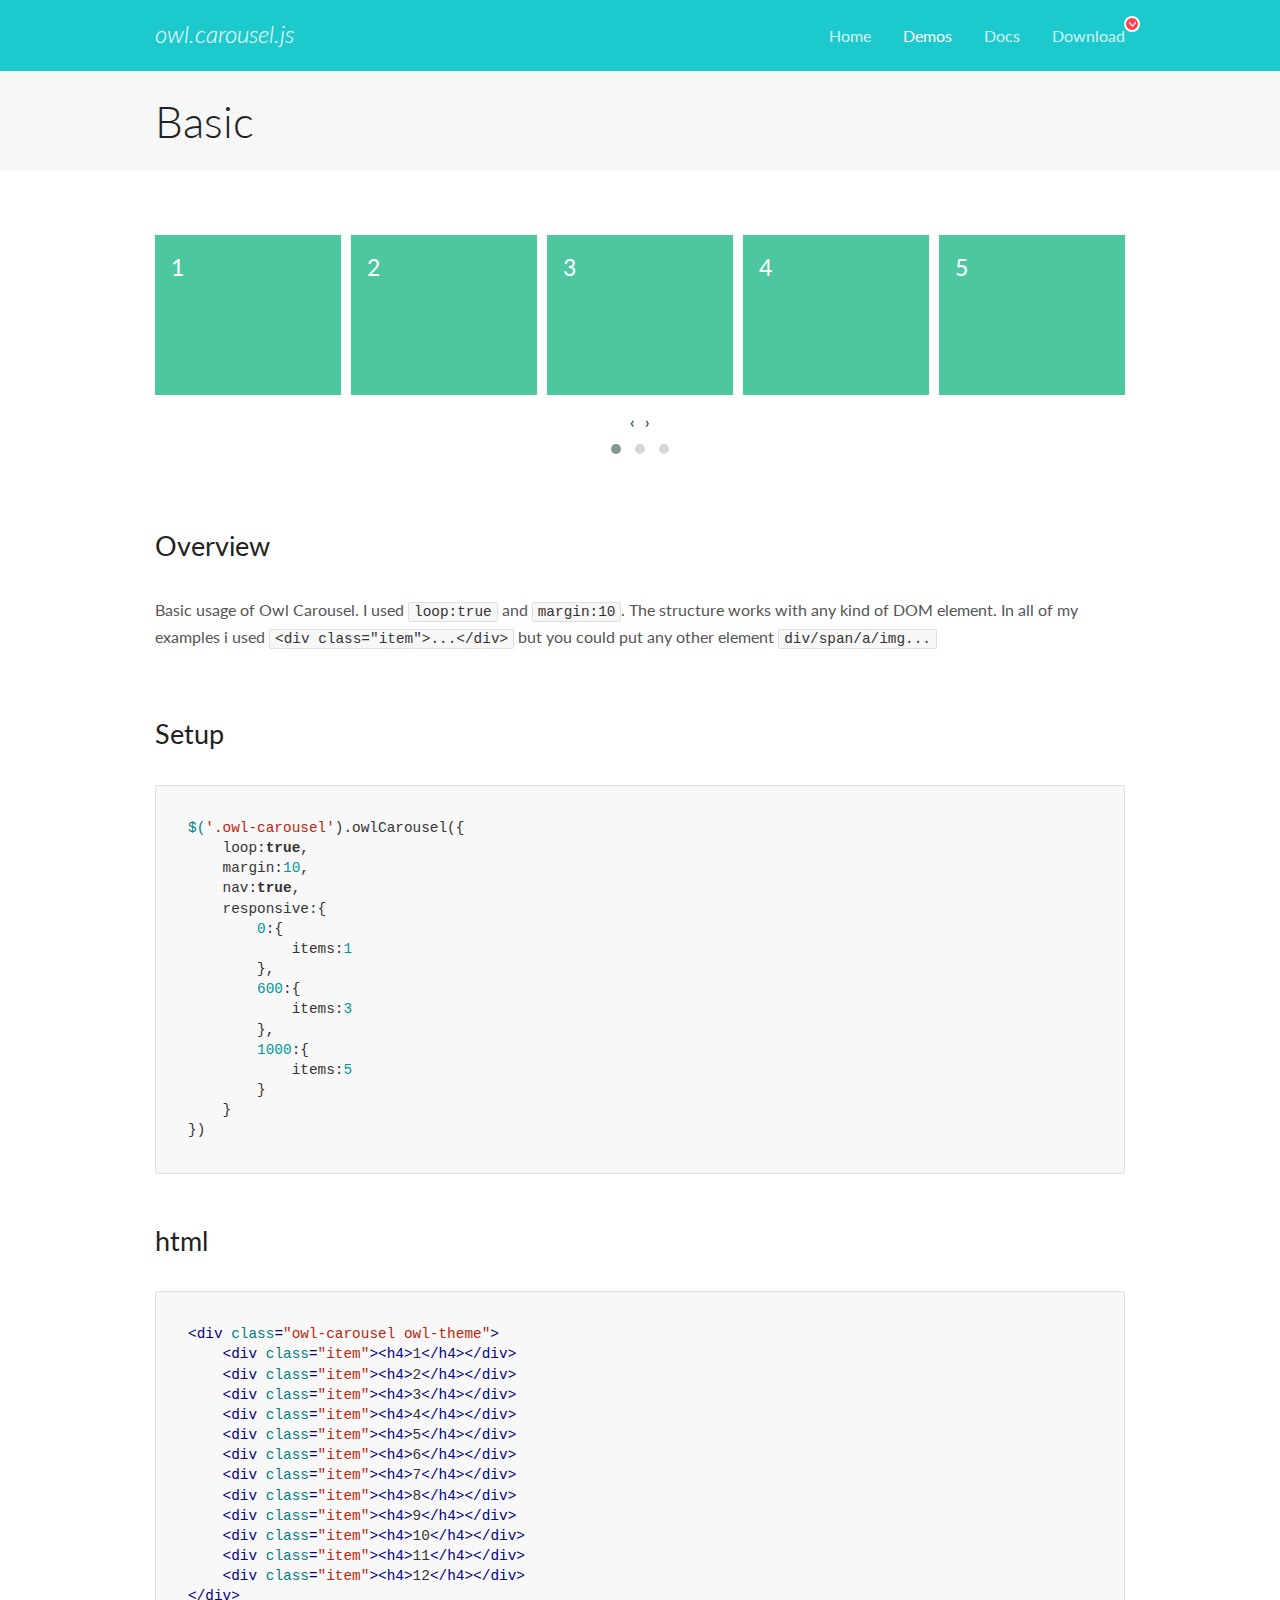
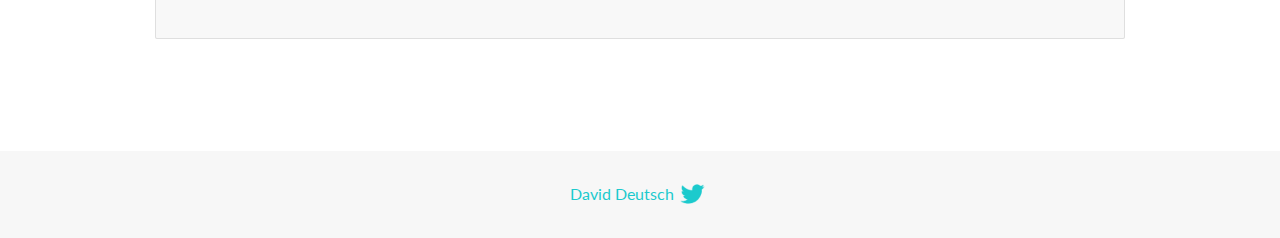
<file: OwlCarousel2-2.3.4/OwlCarousel2-2.3.4/docs/demos/basic.html>
<!DOCTYPE html>
<html lang="en">
  <head>

    <!-- head -->
    <meta charset="utf-8">
    <meta name="msapplication-tap-highlight" content="no" />
    <meta name="viewport" content="width=device-width, initial-scale=1.0" />
    <meta name="description" content="Basic usage demo">
    <meta name="author" content="David Deutsch">
    <title>
      Basic Demo | Owl Carousel | 2.3.4
    </title>

    <!-- Stylesheets -->
    <link href='https://fonts.googleapis.com/css?family=Lato:300,400,700,400italic,300italic' rel='stylesheet' type='text/css'>
    <link rel="stylesheet" href="../assets/css/docs.theme.min.css">

    <!-- Owl Stylesheets -->
    <link rel="stylesheet" href="../assets/owlcarousel/assets/owl.carousel.min.css">
    <link rel="stylesheet" href="../assets/owlcarousel/assets/owl.theme.default.min.css">

    <!-- HTML5 shim and Respond.js IE8 support of HTML5 elements and media queries -->

    <!--[if lt IE 9]>
      <script src="https://oss.maxcdn.com/libs/html5shiv/3.7.0/html5shiv.js"></script>
      <script src="https://oss.maxcdn.com/libs/respond.js/1.3.0/respond.min.js"></script>
    <![endif]-->

    <!-- Favicons -->
    <link rel="apple-touch-icon-precomposed" sizes="144x144" href="../assets/ico/apple-touch-icon-144-precomposed.png">
    <link rel="shortcut icon" href="../assets/ico/favicon.png">
    <link rel="shortcut icon" href="favicon.ico">

    <!-- Yeah i know js should not be in header. Its required for demos.-->

    <!-- javascript -->
    <script src="../assets/vendors/jquery.min.js"></script>
    <script src="../assets/owlcarousel/owl.carousel.js"></script>
  </head>
  <body>

    <!-- header -->
    <header class="header">
      <div class="row">
        <div class="large-12 columns">
          <div class="brand left">
            <h3>
              <a href="/OwlCarousel2/">owl.carousel.js</a> 
            </h3>
          </div>
          <a id="toggle-nav" class="right">
            <span></span> <span></span> <span></span> 
          </a> 
          <div class="nav-bar">
            <ul class="clearfix">
              <li> <a href="/OwlCarousel2/index.html">Home</a>  </li>
              <li class="active">
                <a href="/OwlCarousel2/demos/demos.html">Demos</a> 
              </li>
              <li> <a href="/OwlCarousel2/docs/started-welcome.html">Docs</a>  </li>
              <li>
                <a href="https://github.com/OwlCarousel2/OwlCarousel2/archive/2.3.4.zip">Download</a> 
                <span class="download"></span> 
              </li>
            </ul>
          </div>
        </div>
      </div>
    </header>

    <!-- title -->
    <section class="title">
      <div class="row">
        <div class="large-12 columns">
          <h1>Basic</h1>
        </div>
      </div>
    </section>

    <!--  Demos -->
    <section id="demos">
      <div class="row">
        <div class="large-12 columns">
          <div class="owl-carousel owl-theme">
            <div class="item">
              <h4>1</h4>
            </div>
            <div class="item">
              <h4>2</h4>
            </div>
            <div class="item">
              <h4>3</h4>
            </div>
            <div class="item">
              <h4>4</h4>
            </div>
            <div class="item">
              <h4>5</h4>
            </div>
            <div class="item">
              <h4>6</h4>
            </div>
            <div class="item">
              <h4>7</h4>
            </div>
            <div class="item">
              <h4>8</h4>
            </div>
            <div class="item">
              <h4>9</h4>
            </div>
            <div class="item">
              <h4>10</h4>
            </div>
            <div class="item">
              <h4>11</h4>
            </div>
            <div class="item">
              <h4>12</h4>
            </div>
          </div>
          <h3 id="overview">Overview</h3>
          <p>Basic usage of Owl Carousel. I used <code>loop:true</code> and <code>margin:10</code>. The structure works with any kind of DOM element. In all of my examples i used <code>&lt;div class=&quot;item&quot;&gt;...&lt;/div&gt;</code> but you could
            put any other element <code>div/span/a/img...</code></p>
          <h3 id="setup">Setup</h3>
          <pre><code>$(&#39;.owl-carousel&#39;).owlCarousel({
    loop:true,
    margin:10,
    nav:true,
    responsive:{
        0:{
            items:1
        },
        600:{
            items:3
        },
        1000:{
            items:5
        }
    }
})</code></pre>
          <h3 id="html">html</h3>
          <pre><code>&lt;div class=&quot;owl-carousel owl-theme&quot;&gt;
    &lt;div class=&quot;item&quot;&gt;&lt;h4&gt;1&lt;/h4&gt;&lt;/div&gt;
    &lt;div class=&quot;item&quot;&gt;&lt;h4&gt;2&lt;/h4&gt;&lt;/div&gt;
    &lt;div class=&quot;item&quot;&gt;&lt;h4&gt;3&lt;/h4&gt;&lt;/div&gt;
    &lt;div class=&quot;item&quot;&gt;&lt;h4&gt;4&lt;/h4&gt;&lt;/div&gt;
    &lt;div class=&quot;item&quot;&gt;&lt;h4&gt;5&lt;/h4&gt;&lt;/div&gt;
    &lt;div class=&quot;item&quot;&gt;&lt;h4&gt;6&lt;/h4&gt;&lt;/div&gt;
    &lt;div class=&quot;item&quot;&gt;&lt;h4&gt;7&lt;/h4&gt;&lt;/div&gt;
    &lt;div class=&quot;item&quot;&gt;&lt;h4&gt;8&lt;/h4&gt;&lt;/div&gt;
    &lt;div class=&quot;item&quot;&gt;&lt;h4&gt;9&lt;/h4&gt;&lt;/div&gt;
    &lt;div class=&quot;item&quot;&gt;&lt;h4&gt;10&lt;/h4&gt;&lt;/div&gt;
    &lt;div class=&quot;item&quot;&gt;&lt;h4&gt;11&lt;/h4&gt;&lt;/div&gt;
    &lt;div class=&quot;item&quot;&gt;&lt;h4&gt;12&lt;/h4&gt;&lt;/div&gt;
&lt;/div&gt;</code></pre>
          <script>
            $(document).ready(function() {
              var owl = $('.owl-carousel');
              owl.owlCarousel({
                margin: 10,
                nav: true,
                loop: true,
                responsive: {
                  0: {
                    items: 1
                  },
                  600: {
                    items: 3
                  },
                  1000: {
                    items: 5
                  }
                }
              })
            })
          </script>
        </div>
      </div>
    </section>

    <!-- footer -->
    <footer class="footer">
      <div class="row">
        <div class="large-12 columns">
          <h5>
            <a href="/OwlCarousel2/docs/support-contact.html">David Deutsch</a> 
            <a id="custom-tweet-button" href="https://twitter.com/share?url=https://github.com/OwlCarousel2/OwlCarousel2&text=Owl Carousel - This is so awesome! " target="_blank"></a> 
          </h5>
        </div>
      </div>
    </footer>

    <!-- vendors -->
    <script src="../assets/vendors/highlight.js"></script>
    <script src="../assets/js/app.js"></script>
  </body>
</html>
</file>
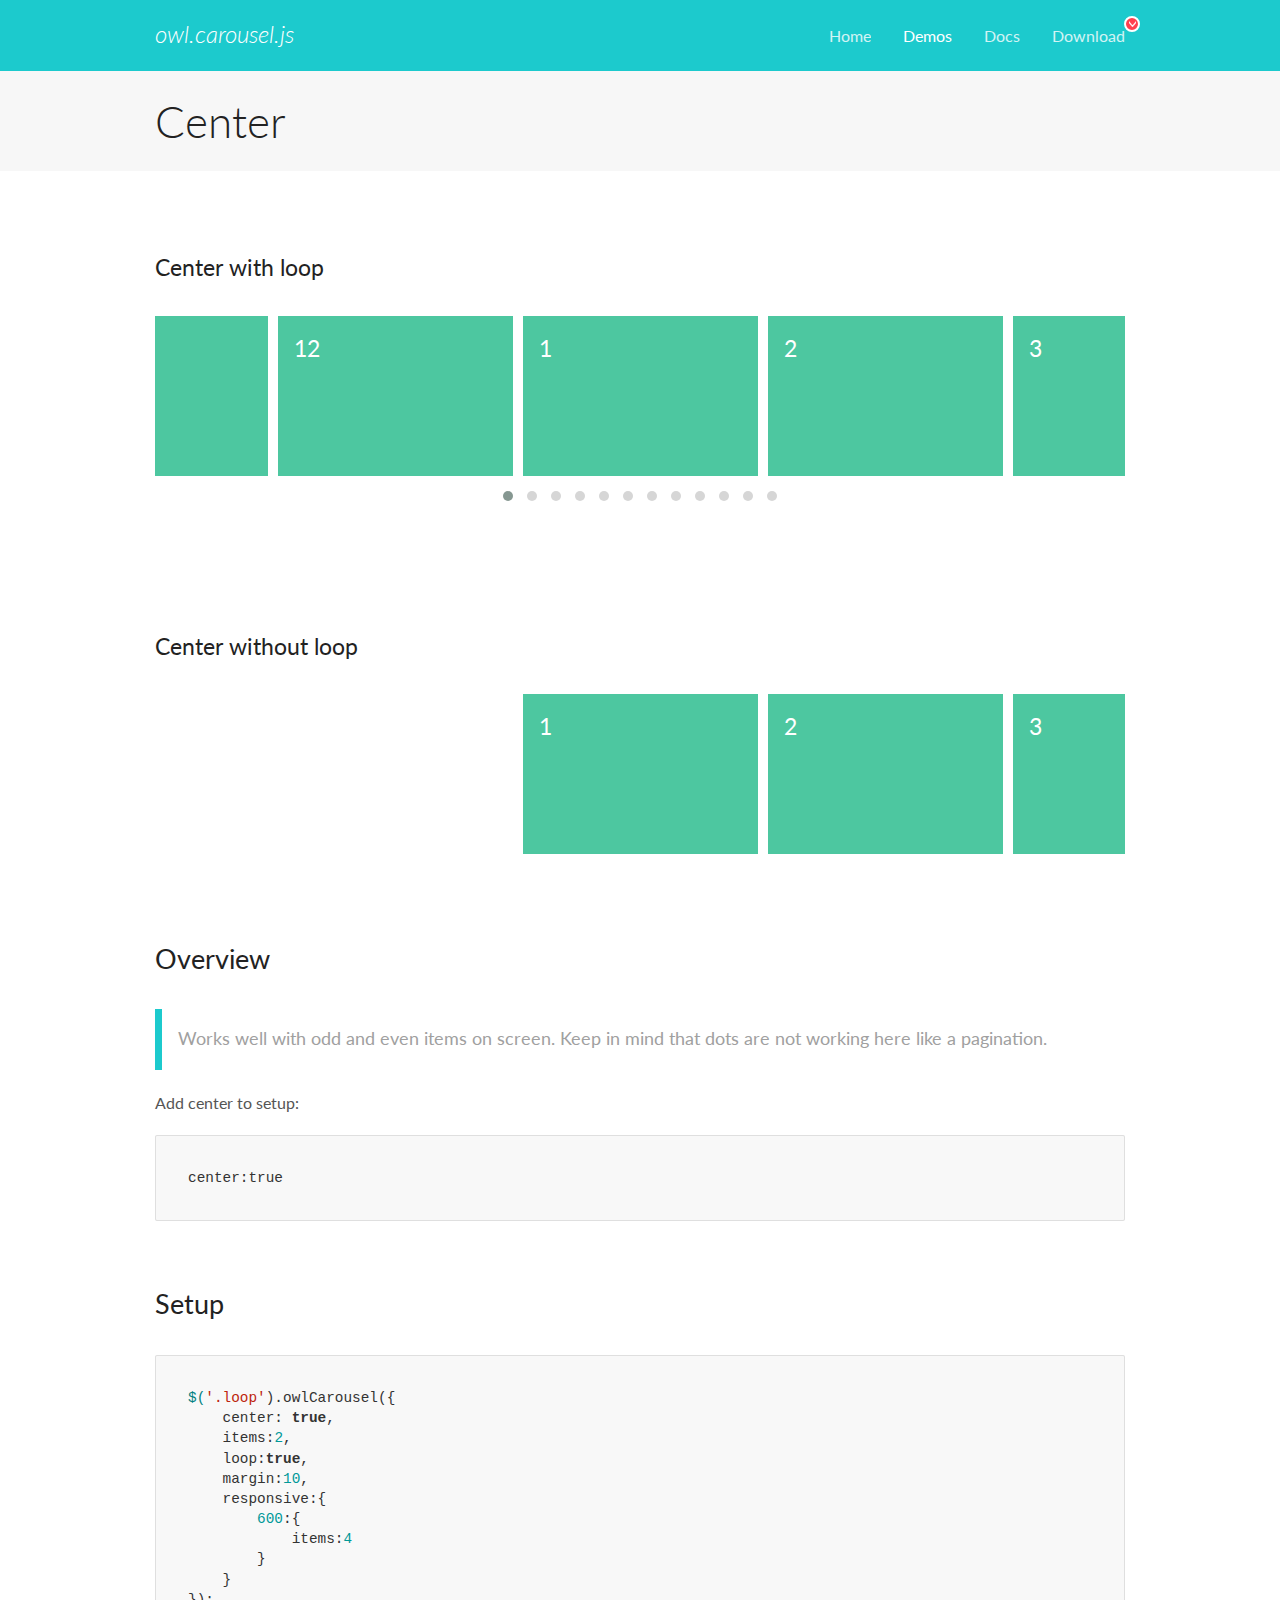
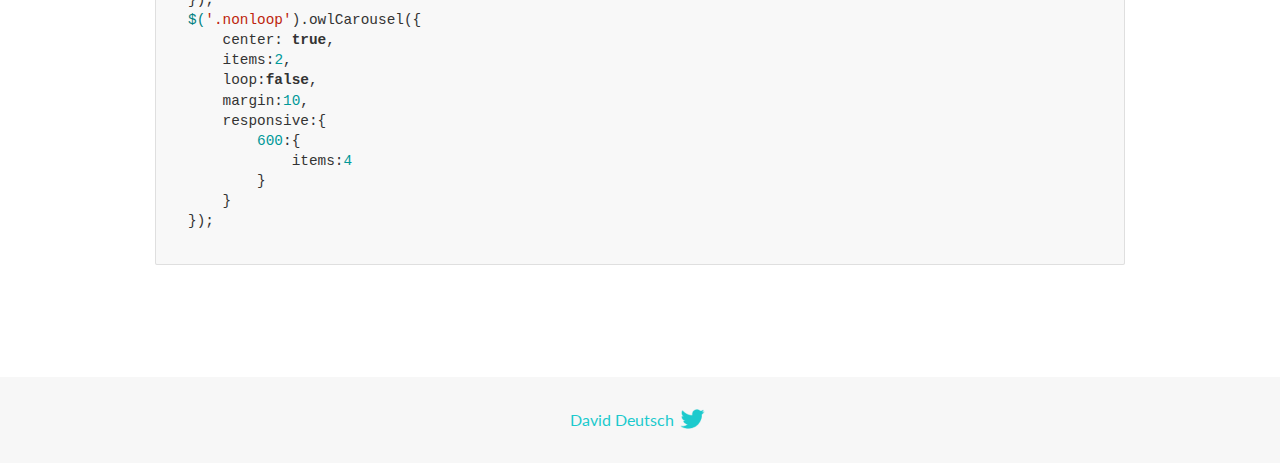
<file: OwlCarousel2-2.3.4/OwlCarousel2-2.3.4/docs/demos/center.html>
<!DOCTYPE html>
<html lang="en">
  <head>

    <!-- head -->
    <meta charset="utf-8">
    <meta name="msapplication-tap-highlight" content="no" />
    <meta name="viewport" content="width=device-width, initial-scale=1.0" />
    <meta name="description" content="Center carousel">
    <meta name="author" content="David Deutsch">
    <title>
      Center Demo | Owl Carousel | 2.3.4
    </title>

    <!-- Stylesheets -->
    <link href='https://fonts.googleapis.com/css?family=Lato:300,400,700,400italic,300italic' rel='stylesheet' type='text/css'>
    <link rel="stylesheet" href="../assets/css/docs.theme.min.css">

    <!-- Owl Stylesheets -->
    <link rel="stylesheet" href="../assets/owlcarousel/assets/owl.carousel.min.css">
    <link rel="stylesheet" href="../assets/owlcarousel/assets/owl.theme.default.min.css">

    <!-- HTML5 shim and Respond.js IE8 support of HTML5 elements and media queries -->

    <!--[if lt IE 9]>
      <script src="https://oss.maxcdn.com/libs/html5shiv/3.7.0/html5shiv.js"></script>
      <script src="https://oss.maxcdn.com/libs/respond.js/1.3.0/respond.min.js"></script>
    <![endif]-->

    <!-- Favicons -->
    <link rel="apple-touch-icon-precomposed" sizes="144x144" href="../assets/ico/apple-touch-icon-144-precomposed.png">
    <link rel="shortcut icon" href="../assets/ico/favicon.png">
    <link rel="shortcut icon" href="favicon.ico">

    <!-- Yeah i know js should not be in header. Its required for demos.-->

    <!-- javascript -->
    <script src="../assets/vendors/jquery.min.js"></script>
    <script src="../assets/owlcarousel/owl.carousel.js"></script>
  </head>
  <body>

    <!-- header -->
    <header class="header">
      <div class="row">
        <div class="large-12 columns">
          <div class="brand left">
            <h3>
              <a href="/OwlCarousel2/">owl.carousel.js</a> 
            </h3>
          </div>
          <a id="toggle-nav" class="right">
            <span></span> <span></span> <span></span> 
          </a> 
          <div class="nav-bar">
            <ul class="clearfix">
              <li> <a href="/OwlCarousel2/index.html">Home</a>  </li>
              <li class="active">
                <a href="/OwlCarousel2/demos/demos.html">Demos</a> 
              </li>
              <li> <a href="/OwlCarousel2/docs/started-welcome.html">Docs</a>  </li>
              <li>
                <a href="https://github.com/OwlCarousel2/OwlCarousel2/archive/2.3.4.zip">Download</a> 
                <span class="download"></span> 
              </li>
            </ul>
          </div>
        </div>
      </div>
    </header>

    <!-- title -->
    <section class="title">
      <div class="row">
        <div class="large-12 columns">
          <h1>Center</h1>
        </div>
      </div>
    </section>

    <!--  Demos -->
    <section id="demos">
      <div class="row">
        <div class="large-12 columns">
          <h4 id="center-with-loop">Center with loop</h4>
          <div class="loop owl-carousel owl-theme">
            <div class="item">
              <h4>1</h4>
            </div>
            <div class="item">
              <h4>2</h4>
            </div>
            <div class="item">
              <h4>3</h4>
            </div>
            <div class="item">
              <h4>4</h4>
            </div>
            <div class="item">
              <h4>5</h4>
            </div>
            <div class="item">
              <h4>6</h4>
            </div>
            <div class="item">
              <h4>7</h4>
            </div>
            <div class="item">
              <h4>8</h4>
            </div>
            <div class="item">
              <h4>9</h4>
            </div>
            <div class="item">
              <h4>10</h4>
            </div>
            <div class="item">
              <h4>11</h4>
            </div>
            <div class="item">
              <h4>12</h4>
            </div>
          </div>
          <br>
          <h4 id="center-without-loop">Center without loop</h4>
          <div class="nonloop owl-carousel">
            <div class="item">
              <h4>1</h4>
            </div>
            <div class="item">
              <h4>2</h4>
            </div>
            <div class="item">
              <h4>3</h4>
            </div>
            <div class="item">
              <h4>4</h4>
            </div>
            <div class="item">
              <h4>5</h4>
            </div>
            <div class="item">
              <h4>6</h4>
            </div>
            <div class="item">
              <h4>7</h4>
            </div>
            <div class="item">
              <h4>8</h4>
            </div>
            <div class="item">
              <h4>9</h4>
            </div>
            <div class="item">
              <h4>10</h4>
            </div>
            <div class="item">
              <h4>11</h4>
            </div>
            <div class="item">
              <h4>12</h4>
            </div>
          </div>
          <h3 id="overview">Overview</h3>
          <blockquote>
            <p>Works well with odd and even items on screen. Keep in mind that dots are not working here like a pagination.</p>
          </blockquote>
          <p>Add center to setup:</p>
          <pre><code>center:true</code></pre>
          <h3 id="setup">Setup</h3>
          <pre><code>$(&#39;.loop&#39;).owlCarousel({
    center: true,
    items:2,
    loop:true,
    margin:10,
    responsive:{
        600:{
            items:4
        }
    }
});
$(&#39;.nonloop&#39;).owlCarousel({
    center: true,
    items:2,
    loop:false,
    margin:10,
    responsive:{
        600:{
            items:4
        }
    }
});</code></pre>
          <script>
            jQuery(document).ready(function($) {
              $('.loop').owlCarousel({
                center: true,
                items: 2,
                loop: true,
                margin: 10,
                responsive: {
                  600: {
                    items: 4
                  }
                }
              });
              $('.nonloop').owlCarousel({
                center: true,
                items: 2,
                loop: false,
                margin: 10,
                responsive: {
                  600: {
                    items: 4
                  }
                }
              });
            });
          </script>
        </div>
      </div>
    </section>

    <!-- footer -->
    <footer class="footer">
      <div class="row">
        <div class="large-12 columns">
          <h5>
            <a href="/OwlCarousel2/docs/support-contact.html">David Deutsch</a> 
            <a id="custom-tweet-button" href="https://twitter.com/share?url=https://github.com/OwlCarousel2/OwlCarousel2&text=Owl Carousel - This is so awesome! " target="_blank"></a> 
          </h5>
        </div>
      </div>
    </footer>

    <!-- vendors -->
    <script src="../assets/vendors/highlight.js"></script>
    <script src="../assets/js/app.js"></script>
  </body>
</html>
</file>
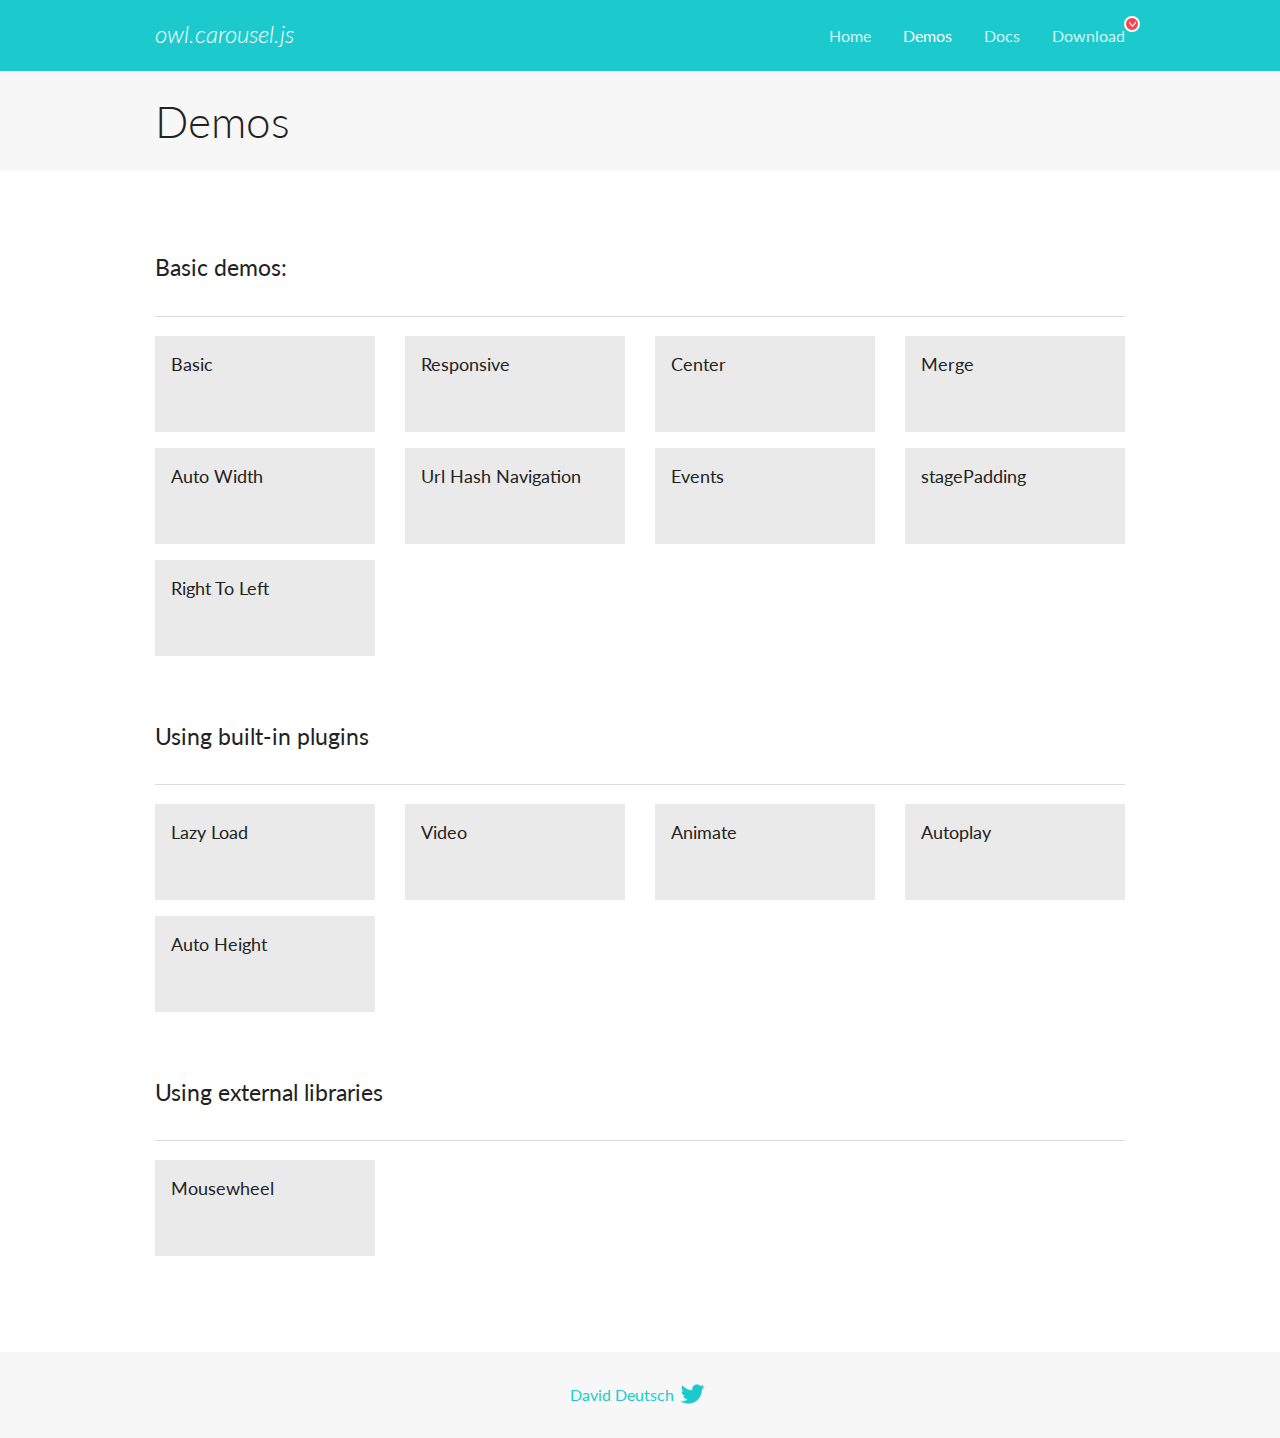
<file: OwlCarousel2-2.3.4/OwlCarousel2-2.3.4/docs/demos/demos.html>
<!DOCTYPE html>
<html lang="en">
  <head>

    <!-- head -->
    <meta charset="utf-8">
    <meta name="msapplication-tap-highlight" content="no" />
    <meta name="viewport" content="width=device-width, initial-scale=1.0" />
    <meta name="description" content="A list of Owl Carousel examples.">
    <meta name="author" content="David Deutsch">
    <title>
      Demos | Owl Carousel | 2.3.4
    </title>

    <!-- Stylesheets -->
    <link href='https://fonts.googleapis.com/css?family=Lato:300,400,700,400italic,300italic' rel='stylesheet' type='text/css'>
    <link rel="stylesheet" href="../assets/css/docs.theme.min.css">

    <!-- Owl Stylesheets -->
    <link rel="stylesheet" href="../assets/owlcarousel/assets/owl.carousel.min.css">
    <link rel="stylesheet" href="../assets/owlcarousel/assets/owl.theme.default.min.css">

    <!-- HTML5 shim and Respond.js IE8 support of HTML5 elements and media queries -->

    <!--[if lt IE 9]>
      <script src="https://oss.maxcdn.com/libs/html5shiv/3.7.0/html5shiv.js"></script>
      <script src="https://oss.maxcdn.com/libs/respond.js/1.3.0/respond.min.js"></script>
    <![endif]-->

    <!-- Favicons -->
    <link rel="apple-touch-icon-precomposed" sizes="144x144" href="../assets/ico/apple-touch-icon-144-precomposed.png">
    <link rel="shortcut icon" href="../assets/ico/favicon.png">
    <link rel="shortcut icon" href="favicon.ico">

    <!-- Yeah i know js should not be in header. Its required for demos.-->

    <!-- javascript -->
    <script src="../assets/vendors/jquery.min.js"></script>
    <script src="../assets/owlcarousel/owl.carousel.js"></script>
  </head>
  <body>

    <!-- header -->
    <header class="header">
      <div class="row">
        <div class="large-12 columns">
          <div class="brand left">
            <h3>
              <a href="/OwlCarousel2/">owl.carousel.js</a> 
            </h3>
          </div>
          <a id="toggle-nav" class="right">
            <span></span> <span></span> <span></span> 
          </a> 
          <div class="nav-bar">
            <ul class="clearfix">
              <li> <a href="/OwlCarousel2/index.html">Home</a>  </li>
              <li class="active">
                <a href="/OwlCarousel2/demos/demos.html">Demos</a> 
              </li>
              <li> <a href="/OwlCarousel2/docs/started-welcome.html">Docs</a>  </li>
              <li>
                <a href="https://github.com/OwlCarousel2/OwlCarousel2/archive/2.3.4.zip">Download</a> 
                <span class="download"></span> 
              </li>
            </ul>
          </div>
        </div>
      </div>
    </header>

    <!-- title -->
    <section class="title">
      <div class="row">
        <div class="large-12 columns">
          <h1>Demos</h1>
        </div>
      </div>
    </section>

    <!--  Demos -->
    <section id="demos">
      <div class="row">
        <div class="large-12 columns">
          <h4 id="basic-demos-">Basic demos:</h4>
          <hr>
          <div class="demo-list">
            <div class="row">
              <div class="small-6 medium-4 large-3 columns">
                <a href="basic.html" class="demo-block">
                  <h5>Basic </h5>
                </a> 
              </div>
              <div class="small-6 medium-4 large-3 columns">
                <a href="responsive.html" class="demo-block">
                  <h5>Responsive </h5>
                </a> 
              </div>
              <div class="small-6 medium-4 large-3 columns">
                <a href="center.html" class="demo-block">
                  <h5>Center </h5>
                </a> 
              </div>
              <div class="small-6 medium-4 large-3 columns">
                <a href="merge.html" class="demo-block">
                  <h5>Merge </h5>
                </a> 
              </div>
              <div class="small-6 medium-4 large-3 columns">
                <a href="autowidth.html" class="demo-block">
                  <h5>Auto Width </h5>
                </a> 
              </div>
              <div class="small-6 medium-4 large-3 columns">
                <a href="urlhashnav.html" class="demo-block">
                  <h5>Url Hash Navigation </h5>
                </a> 
              </div>
              <div class="small-6 medium-4 large-3 columns">
                <a href="events.html" class="demo-block">
                  <h5>Events </h5>
                </a> 
              </div>
              <div class="small-6 medium-4 large-3 columns">
                <a href="stagepadding.html" class="demo-block">
                  <h5>stagePadding </h5>
                </a> 
              </div>
              <div class="small-6 medium-4 large-3 columns">
                <a href="rtl.html" class="demo-block">
                  <h5>Right To Left </h5>
                </a> 
              </div>
            </div>
          </div>
          <h4 id="using-built-in-plugins">Using built-in plugins</h4>
          <hr>
          <div class="demo-list">
            <div class="row">
              <div class="small-6 medium-4 large-3 columns">
                <a href="lazyLoad.html" class="demo-block">
                  <h5>Lazy Load </h5>
                </a> 
              </div>
              <div class="small-6 medium-4 large-3 columns">
                <a href="video.html" class="demo-block">
                  <h5>Video </h5>
                </a> 
              </div>
              <div class="small-6 medium-4 large-3 columns">
                <a href="animate.html" class="demo-block">
                  <h5>Animate </h5>
                </a> 
              </div>
              <div class="small-6 medium-4 large-3 columns">
                <a href="autoplay.html" class="demo-block">
                  <h5>Autoplay </h5>
                </a> 
              </div>
              <div class="small-6 medium-4 large-3 columns">
                <a href="autoheight.html" class="demo-block">
                  <h5>Auto Height </h5>
                </a> 
              </div>
            </div>
          </div>
          <h4 id="using-external-libraries">Using external libraries</h4>
          <hr>
          <div class="demo-list">
            <div class="row">
              <div class="small-6 medium-4 large-3 columns">
                <a href="mousewheel.html" class="demo-block">
                  <h5>Mousewheel </h5>
                </a> 
              </div>
            </div>
          </div>
        </div>
      </div>
    </section>

    <!-- footer -->
    <footer class="footer">
      <div class="row">
        <div class="large-12 columns">
          <h5>
            <a href="/OwlCarousel2/docs/support-contact.html">David Deutsch</a> 
            <a id="custom-tweet-button" href="https://twitter.com/share?url=https://github.com/OwlCarousel2/OwlCarousel2&text=Owl Carousel - This is so awesome! " target="_blank"></a> 
          </h5>
        </div>
      </div>
    </footer>

    <!-- vendors -->
    <script src="../assets/vendors/highlight.js"></script>
    <script src="../assets/js/app.js"></script>
  </body>
</html>
</file>
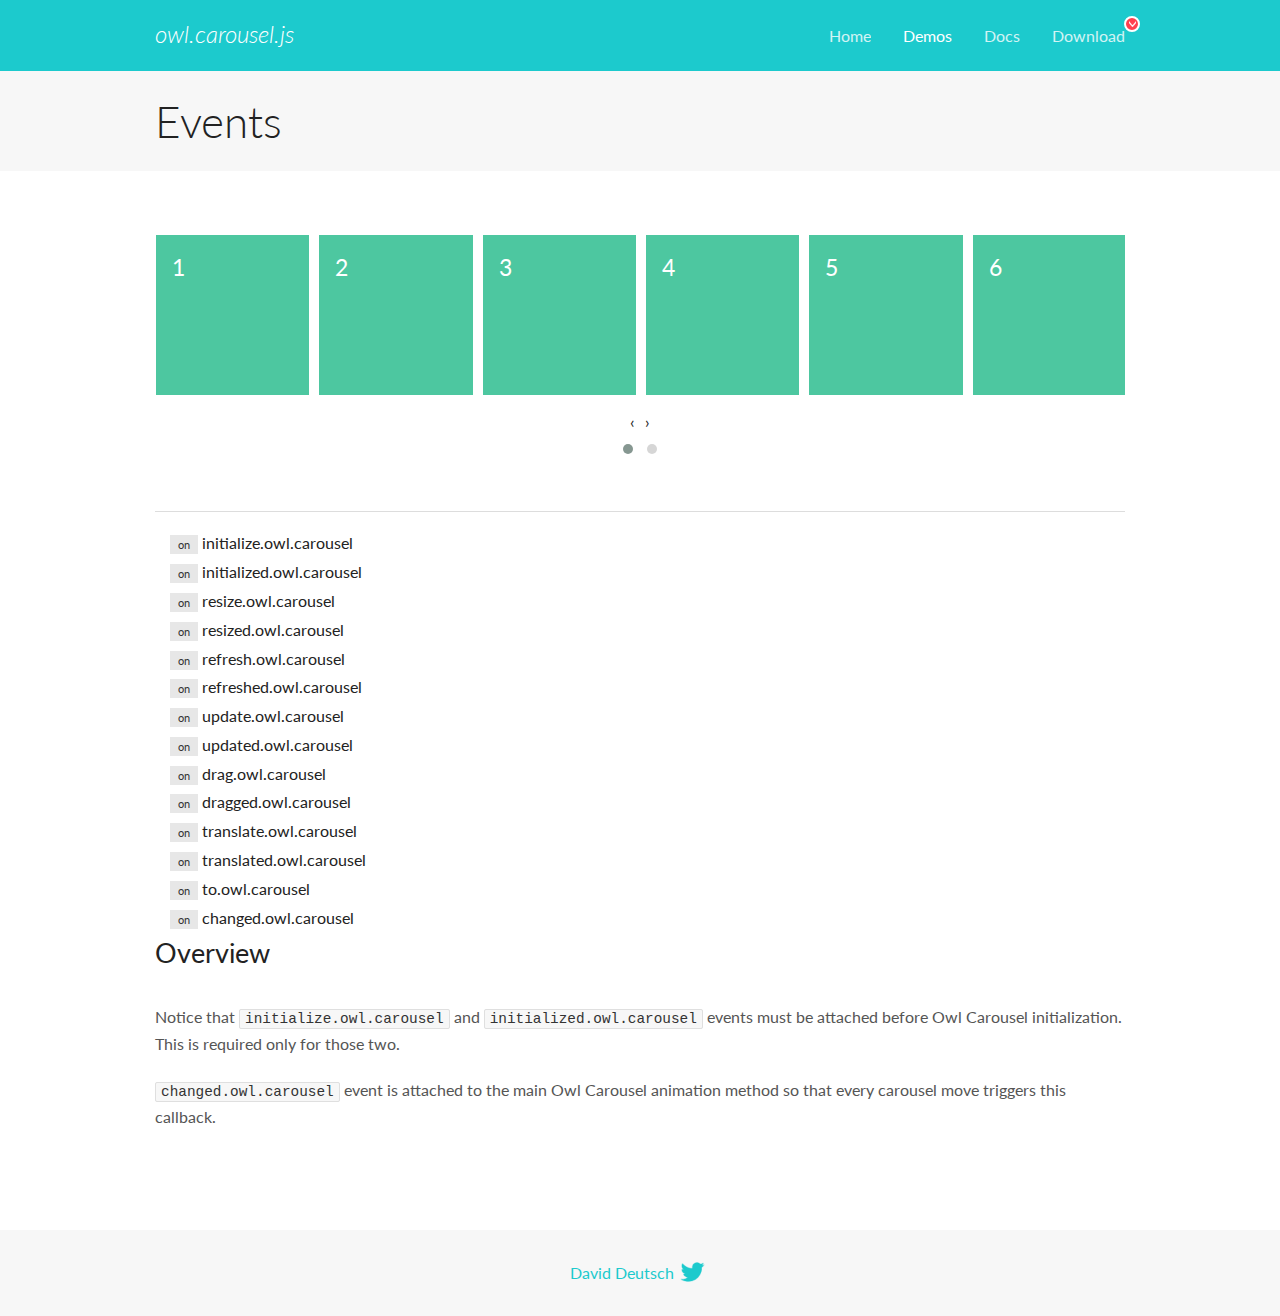
<file: OwlCarousel2-2.3.4/OwlCarousel2-2.3.4/docs/demos/events.html>
<!DOCTYPE html>
<html lang="en">
  <head>

    <!-- head -->
    <meta charset="utf-8">
    <meta name="msapplication-tap-highlight" content="no" />
    <meta name="viewport" content="width=device-width, initial-scale=1.0" />
    <meta name="description" content="Events usage demo">
    <meta name="author" content="David Deutsch">
    <title>
      Events Demo | Owl Carousel | 2.3.4
    </title>

    <!-- Stylesheets -->
    <link href='https://fonts.googleapis.com/css?family=Lato:300,400,700,400italic,300italic' rel='stylesheet' type='text/css'>
    <link rel="stylesheet" href="../assets/css/docs.theme.min.css">

    <!-- Owl Stylesheets -->
    <link rel="stylesheet" href="../assets/owlcarousel/assets/owl.carousel.min.css">
    <link rel="stylesheet" href="../assets/owlcarousel/assets/owl.theme.default.min.css">

    <!-- HTML5 shim and Respond.js IE8 support of HTML5 elements and media queries -->

    <!--[if lt IE 9]>
      <script src="https://oss.maxcdn.com/libs/html5shiv/3.7.0/html5shiv.js"></script>
      <script src="https://oss.maxcdn.com/libs/respond.js/1.3.0/respond.min.js"></script>
    <![endif]-->

    <!-- Favicons -->
    <link rel="apple-touch-icon-precomposed" sizes="144x144" href="../assets/ico/apple-touch-icon-144-precomposed.png">
    <link rel="shortcut icon" href="../assets/ico/favicon.png">
    <link rel="shortcut icon" href="favicon.ico">

    <!-- Yeah i know js should not be in header. Its required for demos.-->

    <!-- javascript -->
    <script src="../assets/vendors/jquery.min.js"></script>
    <script src="../assets/owlcarousel/owl.carousel.js"></script>
  </head>
  <body>

    <!-- header -->
    <header class="header">
      <div class="row">
        <div class="large-12 columns">
          <div class="brand left">
            <h3>
              <a href="/OwlCarousel2/">owl.carousel.js</a> 
            </h3>
          </div>
          <a id="toggle-nav" class="right">
            <span></span> <span></span> <span></span> 
          </a> 
          <div class="nav-bar">
            <ul class="clearfix">
              <li> <a href="/OwlCarousel2/index.html">Home</a>  </li>
              <li class="active">
                <a href="/OwlCarousel2/demos/demos.html">Demos</a> 
              </li>
              <li> <a href="/OwlCarousel2/docs/started-welcome.html">Docs</a>  </li>
              <li>
                <a href="https://github.com/OwlCarousel2/OwlCarousel2/archive/2.3.4.zip">Download</a> 
                <span class="download"></span> 
              </li>
            </ul>
          </div>
        </div>
      </div>
    </header>

    <!-- title -->
    <section class="title">
      <div class="row">
        <div class="large-12 columns">
          <h1>Events</h1>
        </div>
      </div>
    </section>

    <!--  Demos -->
    <section id="demos">
      <div class="row">
        <div class="large-12 columns">
          <div class="owl-carousel owl-theme">
            <div class="item">
              <h4>1</h4>
            </div>
            <div class="item">
              <h4>2</h4>
            </div>
            <div class="item">
              <h4>3</h4>
            </div>
            <div class="item">
              <h4>4</h4>
            </div>
            <div class="item">
              <h4>5</h4>
            </div>
            <div class="item">
              <h4>6</h4>
            </div>
            <div class="item">
              <h4>7</h4>
            </div>
            <div class="item">
              <h4>8</h4>
            </div>
            <div class="item">
              <h4>9</h4>
            </div>
            <div class="item">
              <h4>10</h4>
            </div>
            <div class="item">
              <h4>11</h4>
            </div>
            <div class="item">
              <h4>12</h4>
            </div>
          </div>
          <hr>
          <div class="large-12 columns callbacks">
            <div><span class="label secondary initialize">on</span>  initialize.owl.carousel </div>
            <div><span class="label secondary initialized">on</span>  initialized.owl.carousel </div>
            <div><span class="label secondary resize">on</span>  resize.owl.carousel </div>
            <div><span class="label secondary resized">on</span>  resized.owl.carousel </div>
            <div><span class="label secondary refresh">on</span>  refresh.owl.carousel </div>
            <div><span class="label secondary refreshed">on</span>  refreshed.owl.carousel </div>
            <div><span class="label secondary update">on</span>  update.owl.carousel </div>
            <div><span class="label secondary updated">on</span>  updated.owl.carousel </div>
            <div><span class="label secondary drag">on</span>  drag.owl.carousel </div>
            <div><span class="label secondary dragged">on</span>  dragged.owl.carousel </div>
            <div><span class="label secondary translate">on</span>  translate.owl.carousel </div>
            <div><span class="label secondary translated">on</span>  translated.owl.carousel </div>
            <div><span class="label secondary to">on</span>  to.owl.carousel </div>
            <div><span class="label secondary changed">on</span>  changed.owl.carousel </div>
          </div>
          <h3 id="overview">Overview</h3>
          <p>Notice that <code>initialize.owl.carousel</code> and <code>initialized.owl.carousel</code> events must be attached before Owl Carousel initialization. This is required only for those two.</p>
          <p><code>changed.owl.carousel</code> event is attached to the main Owl Carousel animation method so that every carousel move triggers this callback.</p>
          <script>
            jQuery(document).ready(function($) {
              var owl = $('.owl-carousel');
              owl.on('initialize.owl.carousel initialized.owl.carousel ' +
                'initialize.owl.carousel initialize.owl.carousel ' +
                'resize.owl.carousel resized.owl.carousel ' +
                'refresh.owl.carousel refreshed.owl.carousel ' +
                'update.owl.carousel updated.owl.carousel ' +
                'drag.owl.carousel dragged.owl.carousel ' +
                'translate.owl.carousel translated.owl.carousel ' +
                'to.owl.carousel changed.owl.carousel',
                function(e) {
                  $('.' + e.type)
                    .removeClass('secondary')
                    .addClass('success');
                  window.setTimeout(function() {
                    $('.' + e.type)
                      .removeClass('success')
                      .addClass('secondary');
                  }, 500);
                });
              owl.owlCarousel({
                loop: true,
                nav: true,
                lazyLoad: true,
                margin: 10,
                video: true,
                responsive: {
                  0: {
                    items: 1
                  },
                  600: {
                    items: 3
                  },
                  960: {
                    items: 5,
                  },
                  1200: {
                    items: 6
                  }
                }
              });
            });
          </script>
        </div>
      </div>
    </section>

    <!-- footer -->
    <footer class="footer">
      <div class="row">
        <div class="large-12 columns">
          <h5>
            <a href="/OwlCarousel2/docs/support-contact.html">David Deutsch</a> 
            <a id="custom-tweet-button" href="https://twitter.com/share?url=https://github.com/OwlCarousel2/OwlCarousel2&text=Owl Carousel - This is so awesome! " target="_blank"></a> 
          </h5>
        </div>
      </div>
    </footer>

    <!-- vendors -->
    <script src="../assets/vendors/highlight.js"></script>
    <script src="../assets/js/app.js"></script>
  </body>
</html>
</file>
<file: CSS/FINAL.css>
*{
    padding: 0;
    margin: 0;
    box-sizing: border-box;
}

html {
  background-color: #f6efe9;
  font-family: "Quicksand", sans-serif;
}

a:visited, a:link {
  color: #000;
}

#topnav{
    display: flex;
    justify-content: space-around;
    align-content: center;
    background-color: #f6efe9;
    flex-wrap: wrap;
    position: relative;
}

.logo> img{
    width: 100px;
    height: 100px;
}

#search-container{
    display: flex;
    align-items: center;
    padding: 0px 6px;
    border: none;
    font-size: 17px;
    width: 400px;
}


form#search-container input[type=text] {
    padding: 10px;
    font-size: 17px;
    border: 1px solid grey;
    float: left;
    width: 100%;
    background: #f1f1f1;
    max-height: 41.5px;
}

button.search {
    float: right;
    width: 20%;
    padding: 10px;
    background: #f6efe9;
    color: #000;
    font-size: 17px;
    border: 1px solid grey;
    border-left: none;
    cursor: pointer;
    max-height: 41.5px;
}

div.header-action{
    position: relative;
    display: flex;
    align-items: center;
    justify-content: center;
    flex-wrap: nowrap;
    width: 100px;
}

a.cart, i > figcaption{ 
    /* figcaption ở đâu?? */
    position:absolute;
    cursor: pointer;
    text-decoration: none;
    color: #000;
    font-size: 15px;
}

#dropdown-under-nav{
    display: flex;
    justify-content: space-evenly;

}

ul {
    list-style-type: none;
    margin: 0;
    padding: 0;
    overflow: hidden;
    background-color: #333;
}

  li a, .dropbtn {
    display: inline-block;
    background-color: #f6efe9;
    color: #000;
    text-align: center;
    padding: 14px 16px;
    text-decoration: none;
    border: 1px none;
    font-size: 1rem;
}

  li.dropdown {
    display: inline-block;
}
  
  .dropdown-content {
    display: none;
    position: absolute;
    background-color: #f9f9f9;
    min-width: 160px;
    box-shadow: 0px 8px 16px 0px rgba(0,0,0,0.2);
    z-index: 1000;
}
  
  .dropdown-content a {
    color: black;
    padding: 12px 16px;
    text-decoration: none;
    display: block;
    text-align: left;
  }
  
  .dropdown-content a:hover {
    background-color: #f6efe9;
    color: #5c4a4a;
}
  
  .dropdown:hover .dropdown-content {
    display: block;
  }

  .dropbtn:hover i{
    transform: rotate(90deg);
  }

  #freeship {
    font-size: 20px;
    display: block;
    text-align: center;
    font-size: 1.5em;
    padding-bottom: 15px;
  }

  .red-word {
    color: var(--word-color);
    font-style: italic;
  }

  /* carousel */
  .galery > img {
    width:100px;
    height: 100px;
  }

  .gallery .owl-item {
    transform: scale(0.7) !important;
    transition:0.4s;
  }

  .gallery .owl-item.active.center {
    transform: scale(1) !important;
  }

  .gallery .owl-item.near {
    transform: scale(0.5) !important;
  }

  .gallery .owl-item.next {
    transform: scale(0.5) !important;
  }

  .gallery .owl-item.last {
    transform: scale(0.4) !important;
  }

  .gallery .owl-item.lastest {
    transform: scale(0.4) !important;
  }
</file>
<file: product and cart/product-slider/product-slider.css>
:root{
  --main-color: #f6efe9;
  --word-color: #5c4a4a;
}
/* PRODUCTS */
.product {
  position: relative;
  overflow: hidden;
  padding: 20px;
}

.prod-header {
  display: flex;
  align-content: center;
  justify-content: space-between;
}

.prod-header > a {
  text-decoration: none;
  color: var(--word-color);
  font-weight: 300;
}

.product-more {
  text-decoration: underline;
  padding: 5px 10vw 0 0;
  font-size: 24px;
}

.product-category {
  padding: 0 10vw;
  font-size: 1.5em;
  font-weight: 500;
  margin-bottom: 1.5rem;
  text-transform: capitalize;
}

.product-container {
  padding: 0 10vw;
  display: flex;
  overflow-x: auto;
  scroll-behavior: smooth;
  overflow: hidden;
}

.product-container::-webkit-scrollbar {
  display: none;
}

.product-card {
  flex: 0 0 auto;
  width: 250px;
  height: 450px;
  margin-right: 40px;
}

.product-image {
  position: relative;
  width: 100%;
  height: 350px;
  overflow: hidden;
}

.product-thumb {
  width: 100%;
  height: 100%;
  object-fit: cover;
}

.discount-tag {
  position: absolute;
  background: #fff;
  padding: 5px;
  border-radius: 5px;
  color: #ff7d7d;
  right: 10px;
  top: 10px;
  text-transform: capitalize;
}

.card-btn {
  position: absolute;
  bottom: 10px;
  left: 50%;
  transform: translateX(-50%);
  padding: 10px;
  width: 90%;
  text-transform: capitalize;
  border: none;
  outline: none;
  background: #fff;
  border-radius: 5px;
  transition: 0.5s;
  cursor: pointer;
  opacity: 0;
}

.product-card:hover .card-btn {
  opacity: 1;
}

.card-btn:hover {
  background: #ff7d7d;
  color: #fff;
}

.product-info {
  width: 100%;
  height: 100px;
  padding-top: 10px;
}

.product-brand {
  text-transform: uppercase;
}

.product-short-description {
  width: 100%;
  height: 20px;
  line-height: 20px;
  overflow: hidden;
  opacity: 0.5;
  text-transform: capitalize;
  margin: 5px 0;
}

.price {
  font-weight: 900;
  font-size: 20px;
  display: flex;
  align-items: center;
}

.actual-price {
  margin-left: 20px;
  opacity: 0.5;
  text-decoration: line-through;
}

.pre-btn,
.nxt-btn {
  border: none;
  width: 10vw;
  height: 85%;
  position: absolute;
  top: 72px;
  display: flex;
  justify-content: center;
  align-items: center;
  background: linear-gradient(90deg, rgb(246 239 233) 0%, #f6efe9 100%);
  cursor: pointer;
  z-index: 8;
}

.pre-btn {
  left: 0;
  transform: rotate(180deg);
}

.nxt-btn {
  right: 0;
}

.pre-btn img,
.nxt-btn img {
  opacity: 0.2;
}

.pre-btn:hover img,
.nxt-btn:hover img {
  opacity: 1; 
}

.collection-container {
  width: 100%;
  display: grid;
  grid-template-columns: repeat(2, 1fr);
  grid-gap: 10px;
}

.collection {
  position: relative;
}

.collection img {
  width: 100%;
  height: 100%;
  object-fit: cover;
}

.collection p {
  position: absolute;
  top: 50%;
  left: 50%;
  transform: translate(-50%, -50%);
  text-align: center;
  color: #fff;
  font-size: 50px;
  text-transform: capitalize;
}

.collection:nth-child(3) {
  grid-column: span 2;
  margin-bottom: 10px;
}
</file>
<file: product-slider/product-slider/product-slider.css>
:root{
  --main-color: #f6efe9;
  --word-color: #5c4a4a;
}
/* PRODUCTS */
.product {
  position: relative;
  overflow: hidden;
  padding: 20px;
}

.prod-header {
  display: flex;
  align-content: center;
  justify-content: space-between;
}

.prod-header > a {
  text-decoration: none;
  color: var(--word-color);
  font-weight: 300;
}

.product-more {
  text-decoration: underline;
  padding: 5px 10vw 0 0;
  font-size: 24px;
}

.product-category {
  padding: 0 10vw;
  font-size: 1.5em;
  font-weight: 500;
  margin-bottom: 1.5rem;
  text-transform: capitalize;
}

.product-container {
  padding: 0 10vw;
  display: flex;
  overflow-x: auto;
  scroll-behavior: smooth;
}

.product-container::-webkit-scrollbar {
  display: none;
}

.product-card {
  flex: 0 0 auto;
  width: 250px;
  height: 450px;
  margin-right: 40px;
}

.product-image {
  position: relative;
  width: 100%;
  height: 350px;
  overflow: hidden;
}

.product-thumb {
  width: 100%;
  height: 100%;
  object-fit: cover;
}

.discount-tag {
  position: absolute;
  background: #fff;
  padding: 5px;
  border-radius: 5px;
  color: #ff7d7d;
  right: 10px;
  top: 10px;
  text-transform: capitalize;
}

.card-btn {
  position: absolute;
  bottom: 10px;
  left: 50%;
  transform: translateX(-50%);
  padding: 10px;
  width: 90%;
  text-transform: capitalize;
  border: none;
  outline: none;
  background: #fff;
  border-radius: 5px;
  transition: 0.5s;
  cursor: pointer;
  opacity: 0;
}

.product-card:hover .card-btn {
  opacity: 1;
}

.card-btn:hover {
  background: #ff7d7d;
  color: #fff;
}

.product-info {
  width: 100%;
  height: 100px;
  padding-top: 10px;
}

.product-brand {
  text-transform: uppercase;
}

.product-short-description {
  width: 100%;
  height: 20px;
  line-height: 20px;
  overflow: hidden;
  opacity: 0.5;
  text-transform: capitalize;
  margin: 5px 0;
}

.price {
  font-weight: 900;
  font-size: 20px;
}

.actual-price {
  margin-left: 20px;
  opacity: 0.5;
  text-decoration: line-through;
}

.pre-btn,
.nxt-btn {
  border: none;
  width: 10vw;
  height: 85%;
  position: absolute;
  top: 72px;
  display: flex;
  justify-content: center;
  align-items: center;
  background: linear-gradient(90deg, rgb(246 239 233) 0%, #f6efe9 100%);
  cursor: pointer;
  z-index: 8;
}

.pre-btn {
  left: 0;
  transform: rotate(180deg);
}

.nxt-btn {
  right: 0;
}

.pre-btn img,
.nxt-btn img {
  opacity: 0.2;
}

.pre-btn:hover img,
.nxt-btn:hover img {
  opacity: 1; 
}

.collection-container {
  width: 100%;
  display: grid;
  grid-template-columns: repeat(2, 1fr);
  grid-gap: 10px;
}

.collection {
  position: relative;
}

.collection img {
  width: 100%;
  height: 100%;
  object-fit: cover;
}

.collection p {
  position: absolute;
  top: 50%;
  left: 50%;
  transform: translate(-50%, -50%);
  text-align: center;
  color: #fff;
  font-size: 50px;
  text-transform: capitalize;
}

.collection:nth-child(3) {
  grid-column: span 2;
  margin-bottom: 10px;
}
</file>
<file: sign up form/form.css>
.container{
    position: relative;
    max-width: 430px;
    width: 100%;
    background: #8b6868;
    border-radius: 10px;
    box-shadow: 0 5px 10px rgba(92,74,74,0.1);
    overflow: hidden;
    margin: 1vh auto;
}

.container .forms{
    display: flex;
    align-items: center;
    height: 440px;
    width: 200%;
    transition: height 0.2s ease;
}


.container .form{
    width: 50%;
    padding: 30px;
    background-color: #8b6868;
    transition: margin-left 0.18s ease;
}

span.title {
    color: #f6efe9;
}

.container.active .login{
    margin-left: -50%;
    opacity: 0;
    transition: margin-left 0.18s ease, opacity 0.15s ease;
}

.container .signup{
    opacity: 0;
    transition: opacity 0.09s ease;
}
.container.active .signup{
    opacity: 1;
    transition: opacity 0.2s ease;
}

.container.active .forms{
    height: 600px;
}
.container .form .title{
    position: relative;
    font-size: 27px;
    font-weight: 600;
}

/* .form .title::before{
    content: '';
    position: absolute;
    left: 0;
    bottom: 0;
    height: 3px;
    width: 30px;
    background-color: #f6efe9;
    border-radius: 25px;
} */

.form .input-field{
    position: relative;
    height: 50px;
    width: 100%;
    margin-top: 30px;
}

.input-field input{
    position: absolute;
    height: 100%;
    width: 100%;
    padding: 0 35px;
    border: none;
    outline: none;
    font-size: 16px;
    border-bottom: 2px solid #f6efe9;
    border-top: 2px solid transparent;
    transition: all 0.2s ease;
}

.input-field input:is(:focus, :valid){
    border-bottom-color: #f6efe9;
}

.input-field i{
    position: absolute;
    top: 50%;
    transform: translateY(-50%);
    color: #5c4a4a;
    font-size: 23px;
    transition: all 0.2s ease;
}

.input-field input:is(:focus, :valid) ~ i{
    color: #5c4a4a;
}

.input-field i.icon{
    left: 0;
}
.input-field i.showHidePw{
    right: 0;
    cursor: pointer;
    padding: 10px;
}

.form .checkbox-text{
    display: flex;
    align-items: center;
    justify-content: space-between;
    margin-top: 20px;
}

.checkbox-text .checkbox-content{
    display: flex;
    align-items: center;
}

.checkbox-content input{
    margin: 0 8px -2px 4px;
    accent-color: #f6efe9;
}

.form .text{
    color: #333;
    font-size: 14px;
}

.form a.text{
    color: #f6efe9;
    text-decoration: none;
}
.form a:hover{
    text-decoration: underline;
}

.form .button{
    margin-top: 35px;
}

.form .button input{
    border: none;
    color: #fff;
    font-size: 17px;
    font-weight: 500;
    letter-spacing: 1px;
    border-radius: 6px;
    background-color: #f6efe9;
    cursor: pointer;
    transition: all 0.3s ease;
}

.button input:hover{
    background-color: #5c4a4a;
    color: #f6efe9;
}

.form .login-signup{
    margin-top: 30px;
    text-align: center;
}
</file>
